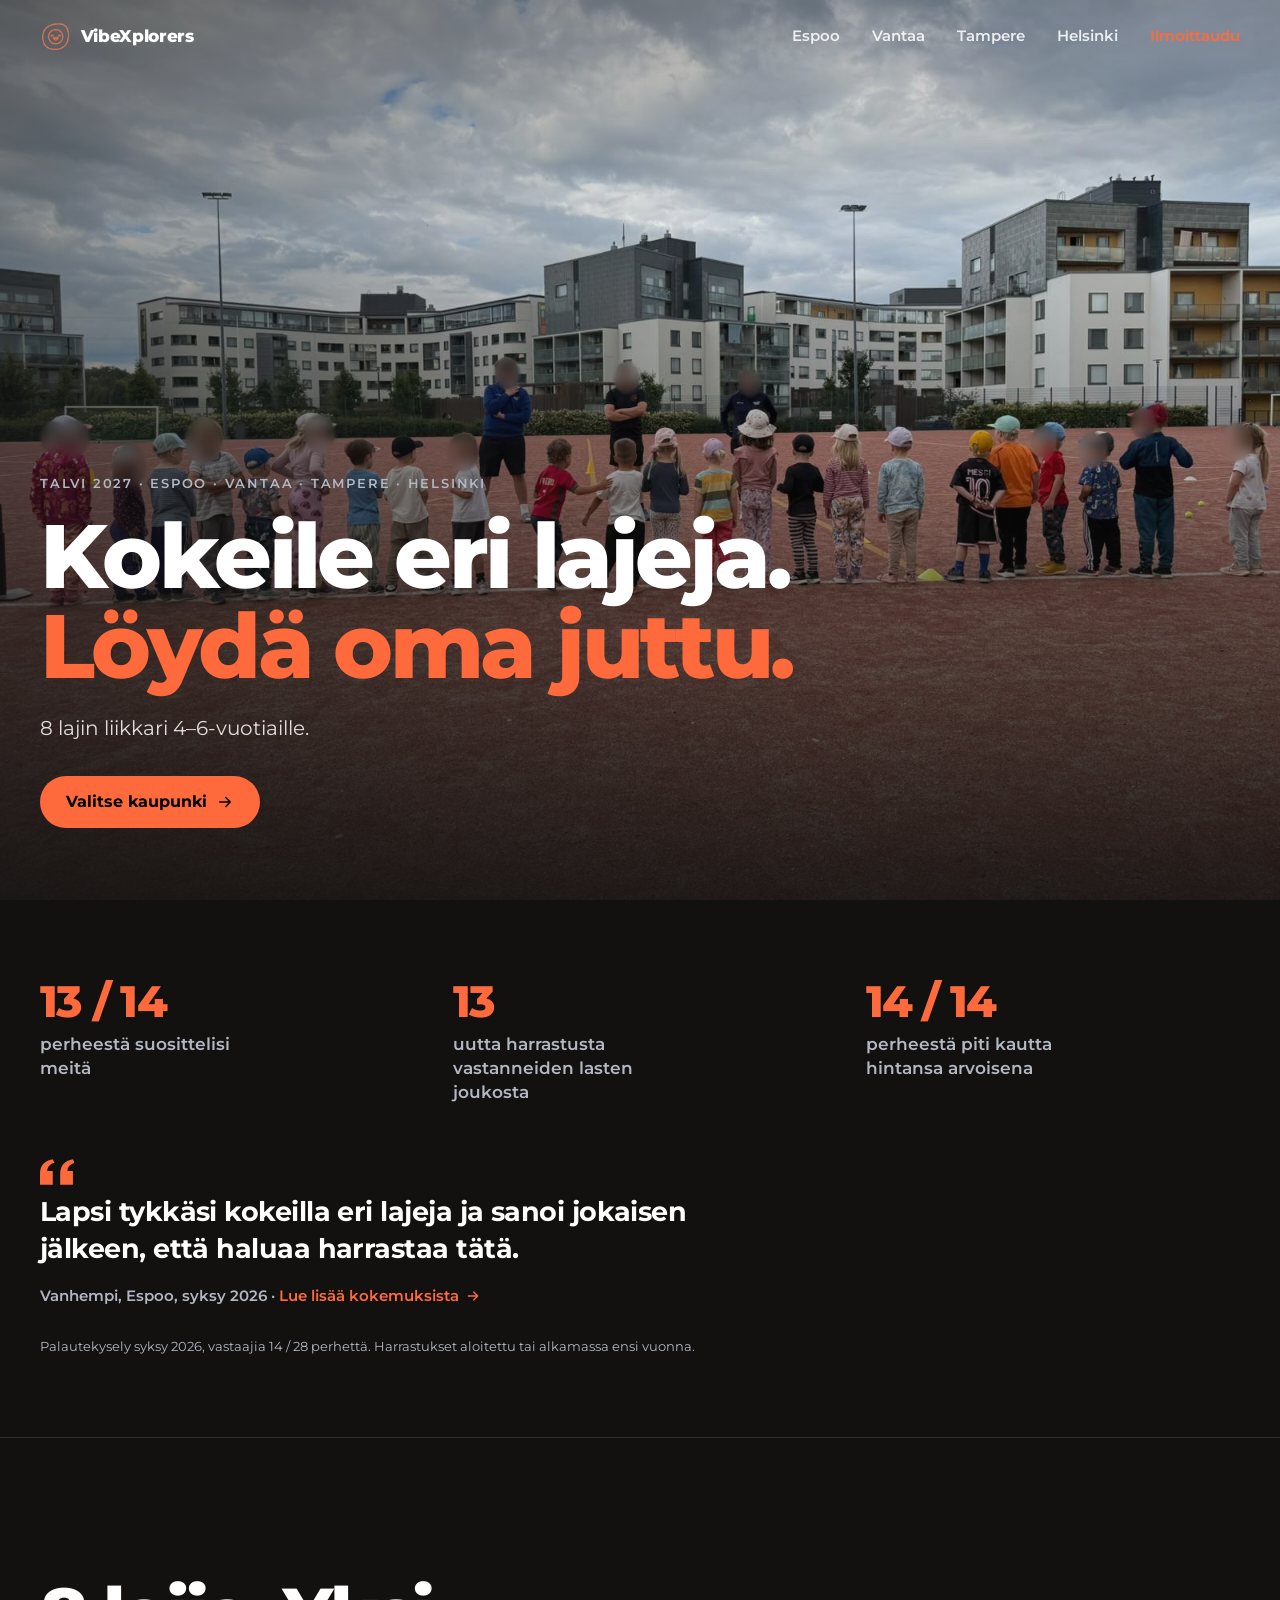
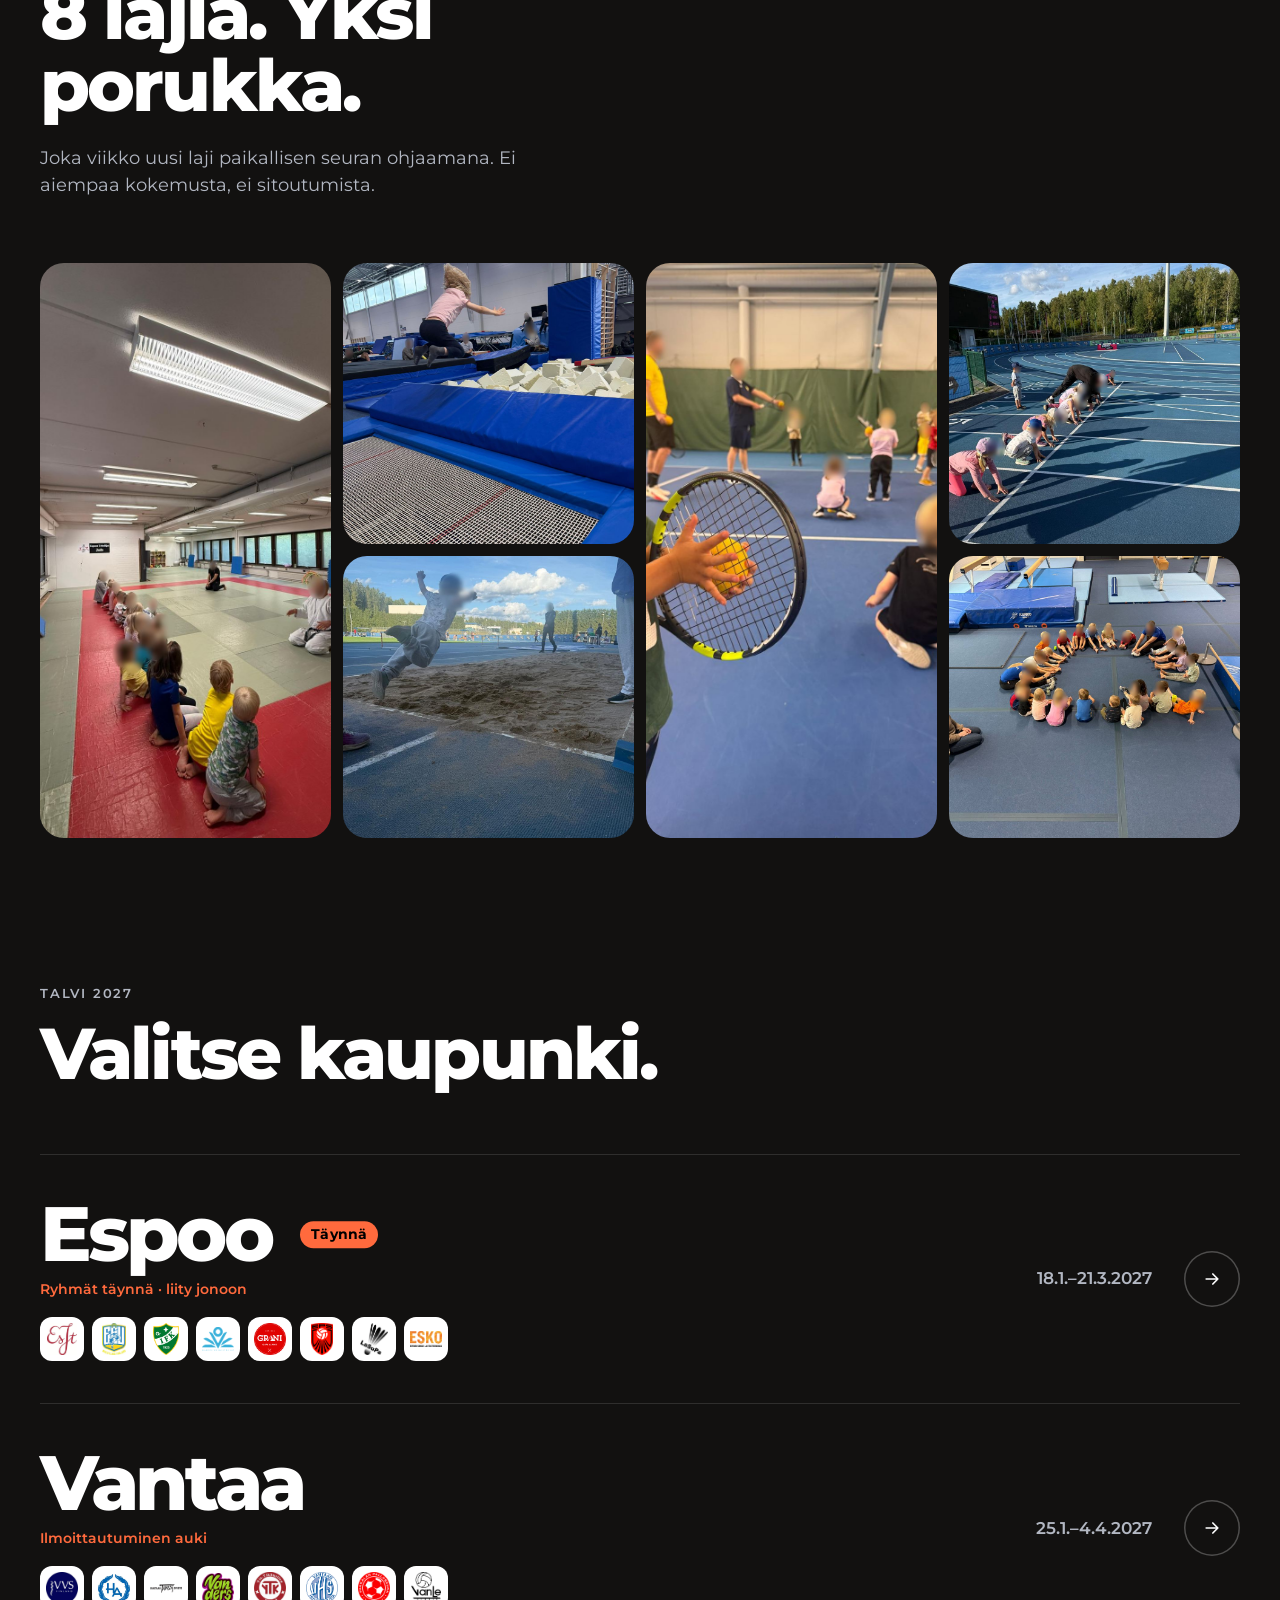
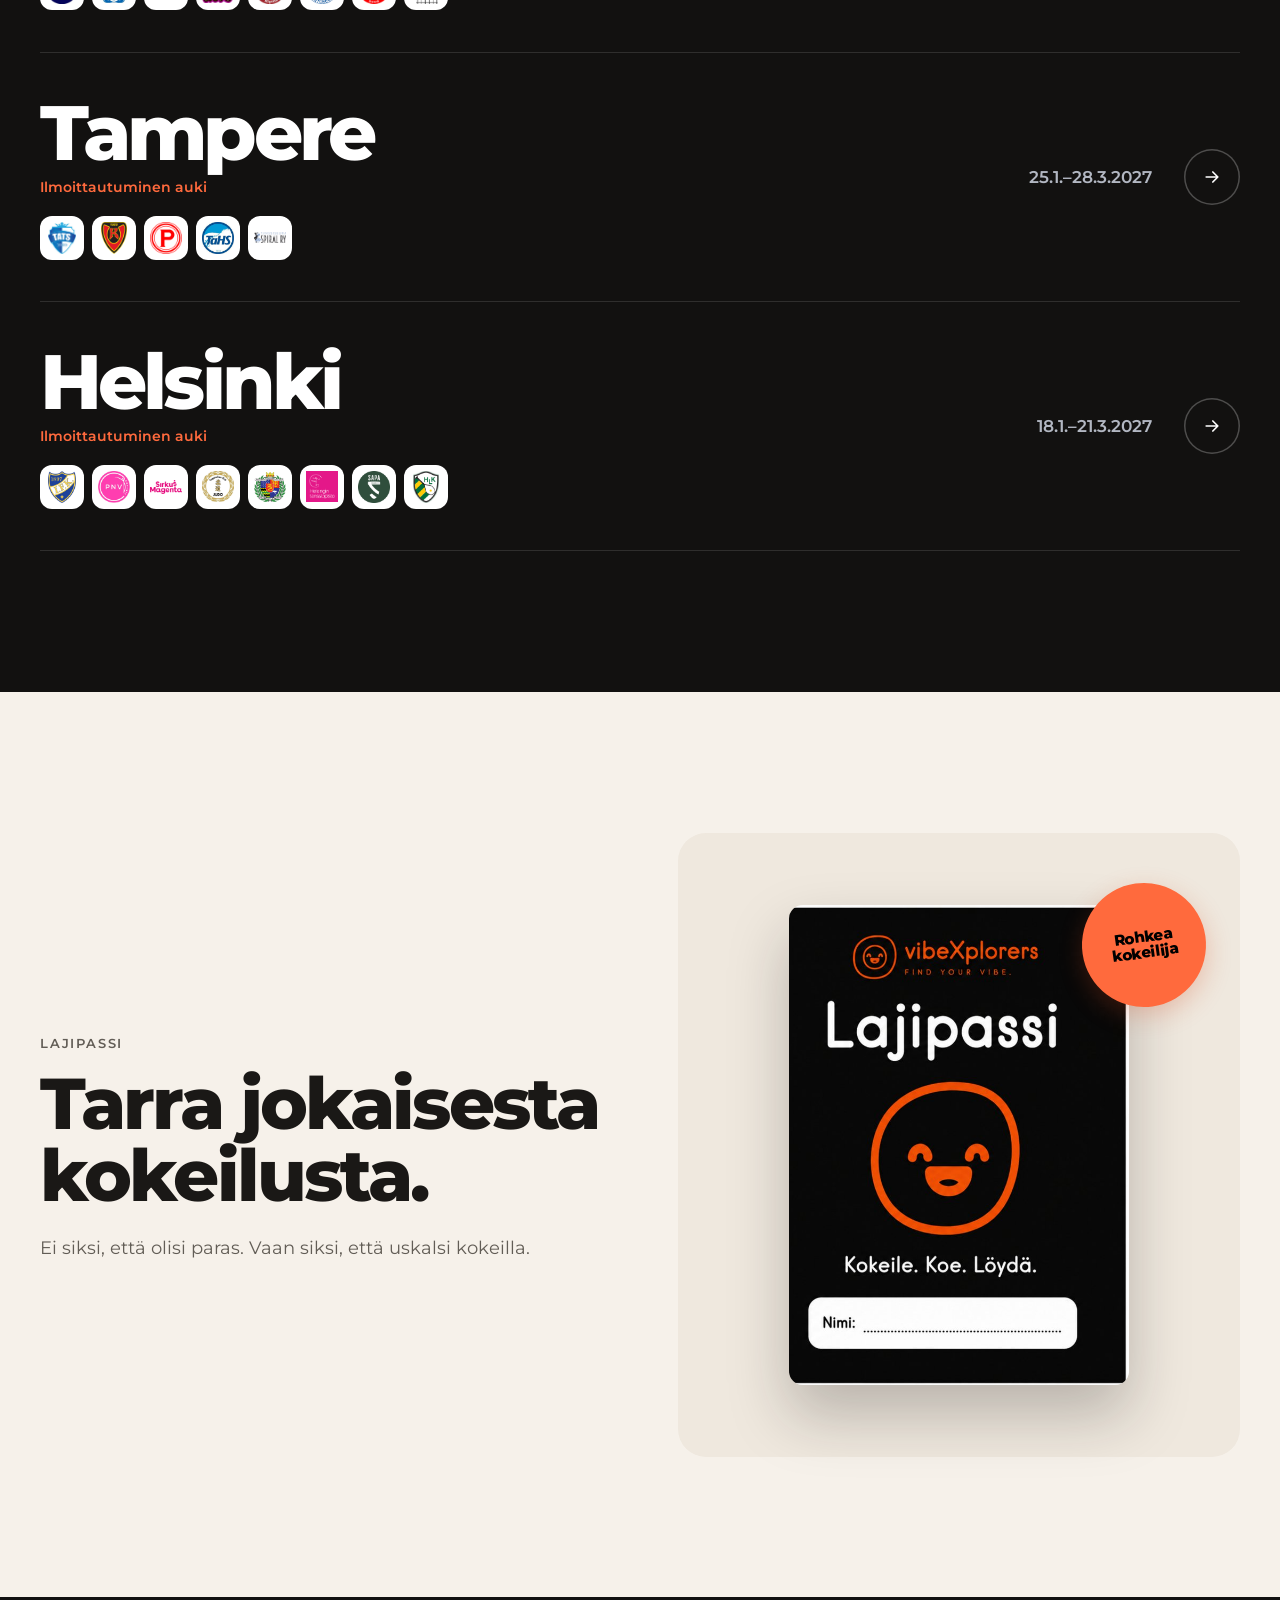
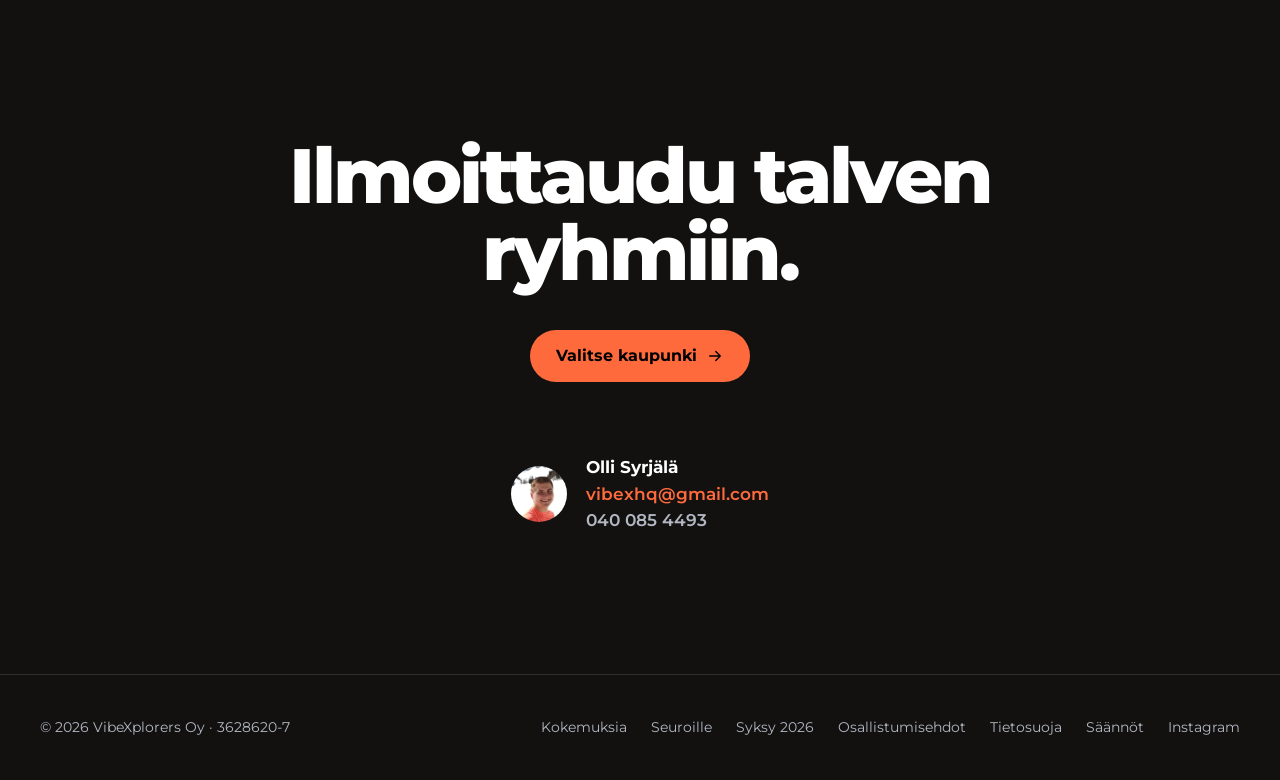
<file: index.html>
<!DOCTYPE html>
<html lang="fi">
<head>
  <meta charset="UTF-8" />
  <meta name="viewport" content="width=device-width, initial-scale=1.0" />
  <title>VibeXplorers – 8 lajin liikkari 4–6-vuotiaille</title>
  <meta name="description" content="Kokeile eri lajeja. Löydä oma juttu. 8 lajin liikkari 4–6-vuotiaille – talvi 2027 Espoossa, Vantaalla, Tampereella ja Helsingissä." />
  <meta name="theme-color" content="#0b0b0b" />
  <meta property="og:title" content="VibeXplorers – 8 lajin liikkari 4–6-vuotiaille" />
  <meta property="og:description" content="Kokeile eri lajeja. Löydä oma juttu. 8 lajin liikkari 4–6-vuotiaille – talvi 2027 Espoossa, Vantaalla, Tampereella ja Helsingissä." />
  <meta property="og:image" content="https://vibexplorers.com/share-2027.jpg" />
  <meta property="og:image:type" content="image/jpeg" />
  <meta property="og:image:width" content="1200" />
  <meta property="og:image:height" content="630" />
  <meta property="og:image:alt" content="VibeXplorers – Kokeile eri lajeja. Löydä oma juttu." />
  <meta property="og:locale" content="fi_FI" />
  <meta property="og:site_name" content="VibeXplorers" />
  <meta property="og:url" content="https://vibexplorers.com/" />
  <link rel="canonical" href="https://vibexplorers.com/" />
  <meta property="og:type" content="website" />
  <meta name="twitter:card" content="summary_large_image" />
  <meta name="twitter:image" content="https://vibexplorers.com/share-2027.jpg" />
  <link rel="apple-touch-icon" sizes="180x180" href="/apple-touch-icon.png">
  <link rel="icon" type="image/png" sizes="96x96" href="/favicon-96x96.png">
  <link rel="icon" type="image/svg+xml" href="/favicon.svg">
  <link rel="manifest" href="/site.webmanifest">
  <link rel="preload" as="image" href="img/hero-porukka.jpg">
  <link rel="stylesheet" href="style.css?v=8" />
</head>
<body>
  <nav class="nav" aria-label="Päävalikko">
    <div class="wrap">
      <a href="/" class="logo"><img src="logo.png" alt="" width="32" height="32" /><span>VibeXplorers</span></a>
      <ul>
        <li><a href="/espoo">Espoo</a></li><li><a href="/vantaa">Vantaa</a></li><li><a href="/tampere">Tampere</a></li><li><a href="/helsinki">Helsinki</a></li>
        <li><a href="/#kaupungit" class="cta">Ilmoittaudu</a></li>
      </ul>
    </div>
  </nav>

  <header class="hero">
    <img src="img/hero-porukka.jpg" alt="Iso porukka lapsia rivissä kentällä ohjaajien edessä" width="1600" height="1200" />
    <div class="wrap">
      <span class="label">Talvi 2027 · Espoo · Vantaa · Tampere · Helsinki</span>
      <h1>Kokeile eri lajeja.<br><span class="o">Löydä oma juttu.</span></h1>
      <p>8 lajin liikkari 4–6-vuotiaille.</p>
      <div class="actions">
        <a href="#kaupungit" class="btn">Valitse kaupunki <svg viewBox="0 0 24 24" fill="none" stroke="currentColor" stroke-width="2" stroke-linecap="round" stroke-linejoin="round" aria-hidden="true"><path d="M5 12h14M13 6l6 6-6 6"/></svg></a>
      </div>
    </div>
  </header>

  <main>
    <section class="proof">
      <div class="wrap">
        <div class="stats rv"><div class="stat"><b>13 / 14</b><span>perheestä suosittelisi meitä</span></div><div class="stat"><b>13</b><span>uutta harrastusta vastanneiden lasten joukosta</span></div><div class="stat"><b>14 / 14</b><span>perheestä piti kautta hintansa arvoisena</span></div></div>
        <figure class="proof-quote rv"><svg class="qmark" viewBox="0 0 32 24" aria-hidden="true"><path d="M0 24V14C0 6 4 1.5 12 0l1.6 3.4C9 4.8 7 7.5 6.8 11H12v13H0zm19 0V14c0-8 4-12.5 12-14l1.6 3.4C28 4.8 26 7.5 25.8 11H31v13H19z" fill="currentColor"/></svg><blockquote>Lapsi tykkäsi kokeilla eri lajeja ja sanoi jokaisen jälkeen, että haluaa harrastaa tätä.</blockquote>
          <figcaption>Vanhempi, Espoo, syksy 2026 · <a href="/kokemukset">Lue lisää kokemuksista <svg viewBox="0 0 24 24" fill="none" stroke="currentColor" stroke-width="2" stroke-linecap="round" stroke-linejoin="round" aria-hidden="true"><path d="M5 12h14M13 6l6 6-6 6"/></svg></a></figcaption></figure>
        <p class="footnote">Palautekysely syksy 2026, vastaajia 14 / 28 perhettä. Harrastukset aloitettu tai alkamassa ensi vuonna.</p>
      </div>
    </section>

    <section class="sec">
      <div class="wrap">
        <div class="head rv">
          <div>
            <h2 class="statement">8 lajia. Yksi porukka.</h2>
            <p class="sub">Joka viikko uusi laji paikallisen seuran ohjaamana. Ei aiempaa kokemusta, ei sitoutumista.</p>
          </div>
        </div>
        <div class="bento rv">
          <figure class="t"><img src="img/kuva-judo.jpg" alt="" loading="lazy" /></figure><figure><img src="img/kuva-trampoliini.jpg" alt="" loading="lazy" /></figure><figure class="t"><img src="img/kuva-maila.jpg" alt="" loading="lazy" /></figure><figure><img src="img/kuva-lahtoviiva.jpg" alt="" loading="lazy" /></figure><figure><img src="img/kuva-pituushyppy.jpg" alt="" loading="lazy" /></figure><figure><img src="img/kuva-piiri.jpg" alt="" loading="lazy" /></figure>
        </div>
      </div>
    </section>

    <section class="sec" id="kaupungit" style="padding-top:0">
      <div class="wrap">
        <div class="head rv"><div><span class="label">Talvi 2027</span><h2 class="statement" style="margin-top:.8rem">Valitse kaupunki.</h2></div></div>
        <div class="cities">
        <a href="/espoo" class="city-row rv" data-city="espoo" data-groups="2">
          <div><h3>Espoo <span class="full-tag">Täynnä</span></h3><span class="opens">Ryhmät täynnä · liity jonoon</span><div class="mini-logos"><span title="Espoon Jäätaiturit"><img src="img/logot/esjt.png" alt="Espoon Jäätaiturit" loading="lazy" /></span><span title="Espoon Urheilijat"><img src="img/logot/esu.png" alt="Espoon Urheilijat" loading="lazy" /></span><span title="GrIFK Handboll"><img src="img/logot/grifk.png" alt="GrIFK Handboll" loading="lazy" /></span><span title="Olarin Voimistelijat"><img src="img/logot/ovo.png" alt="Olarin Voimistelijat" loading="lazy" /></span><span title="GrIFK Alpine"><img src="img/logot/grani.png" alt="GrIFK Alpine" loading="lazy" /></span><span title="Espoon Palloseura"><img src="img/logot/eps.png" alt="Espoon Palloseura" loading="lazy" /></span><span title="Laaksolahden Sulkapallo"><img src="img/logot/lasupa.png" alt="Laaksolahden Sulkapallo" loading="lazy" /></span><span title="Sirkus- ja teatterikoulu Esko"><img src="img/logot/esko.png" alt="Sirkus- ja teatterikoulu Esko" loading="lazy" /></span></div></div>
          <span class="when">18.1.–21.3.2027</span>
          <span class="arrow"><svg viewBox="0 0 24 24" fill="none" stroke="currentColor" stroke-width="2" stroke-linecap="round" stroke-linejoin="round" aria-hidden="true"><path d="M5 12h14M13 6l6 6-6 6"/></svg></span>
        </a>
        <a href="/vantaa" class="city-row rv" data-city="vantaa" data-groups="1">
          <div><h3>Vantaa</h3><span class="opens">Ilmoittautuminen auki</span><div class="mini-logos"><span title="Vantaan Voimisteluseura"><img src="img/logot/vvs.png" alt="Vantaan Voimisteluseura" loading="lazy" /></span><span title="Atlas Handball"><img src="img/logot/atlas.png" alt="Atlas Handball" loading="lazy" /></span><span title="Vantaan Tanssiopisto"><img src="img/logot/vantaan-tanssiopisto.png" alt="Vantaan Tanssiopisto" loading="lazy" /></span><span title="Vanders"><img src="img/logot/vanders.png" alt="Vanders" loading="lazy" /></span><span title="Ylä-Tikkurilan Kipinä"><img src="img/logot/ytk.png" alt="Ylä-Tikkurilan Kipinä" loading="lazy" /></span><span title="Vantaan Hiihtoseura"><img src="img/logot/vhs.png" alt="Vantaan Hiihtoseura" loading="lazy" /></span><span title="Pakkalan Palloseura"><img src="img/logot/paps.png" alt="Pakkalan Palloseura" loading="lazy" /></span><span title="Vantaan Lentopalloseura"><img src="img/logot/vanle.png" alt="Vantaan Lentopalloseura" loading="lazy" /></span></div></div>
          <span class="when">25.1.–4.4.2027</span>
          <span class="arrow"><svg viewBox="0 0 24 24" fill="none" stroke="currentColor" stroke-width="2" stroke-linecap="round" stroke-linejoin="round" aria-hidden="true"><path d="M5 12h14M13 6l6 6-6 6"/></svg></span>
        </a>
        <a href="/tampere" class="city-row rv" data-city="tampere" data-groups="2">
          <div><h3>Tampere</h3><span class="opens">Ilmoittautuminen auki</span><div class="mini-logos"><span title="TATS"><img src="img/logot/tats.png" alt="TATS" loading="lazy" /></span><span title="KooVee"><img src="img/logot/koovee.png" alt="KooVee" loading="lazy" /></span><span title="Tampereen Pyrintö"><img src="img/logot/pyrinto.png" alt="Tampereen Pyrintö" loading="lazy" /></span><span title="Tampereen Hiihtoseura"><img src="img/logot/tahs.png" alt="Tampereen Hiihtoseura" loading="lazy" /></span><span title="Tanssiseura Spiral"><img src="img/logot/spiral.png" alt="Tanssiseura Spiral" loading="lazy" /></span></div></div>
          <span class="when">25.1.–28.3.2027</span>
          <span class="arrow"><svg viewBox="0 0 24 24" fill="none" stroke="currentColor" stroke-width="2" stroke-linecap="round" stroke-linejoin="round" aria-hidden="true"><path d="M5 12h14M13 6l6 6-6 6"/></svg></span>
        </a>
        <a href="/helsinki" class="city-row rv" data-city="helsinki" data-groups="1">
          <div><h3>Helsinki</h3><span class="opens">Ilmoittautuminen auki</span><div class="mini-logos"><span title="HIFK Friidrott"><img src="img/logot/hifk.png" alt="HIFK Friidrott" loading="lazy" /></span><span title="Pakilan Voimistelijat"><img src="img/logot/pnv.png" alt="Pakilan Voimistelijat" loading="lazy" /></span><span title="Sirkus Magenta"><img src="img/logot/magenta.png" alt="Sirkus Magenta" loading="lazy" /></span><span title="Tapanilan Erä"><img src="img/logot/tapanilan-era.png" alt="Tapanilan Erä" loading="lazy" /></span><span title="Helsinki Rugby Club"><img src="img/logot/hrc.png" alt="Helsinki Rugby Club" loading="lazy" /></span><span title="Helsingin Tanssiopisto"><img src="img/logot/htanssiopisto.png" alt="Helsingin Tanssiopisto" loading="lazy" /></span><span title="Sapa"><img src="img/logot/sapa.png" alt="Sapa" loading="lazy" /></span><span title="HLK"><img src="img/logot/hlk.png" alt="HLK" loading="lazy" /></span></div></div>
          <span class="when">18.1.–21.3.2027</span>
          <span class="arrow"><svg viewBox="0 0 24 24" fill="none" stroke="currentColor" stroke-width="2" stroke-linecap="round" stroke-linejoin="round" aria-hidden="true"><path d="M5 12h14M13 6l6 6-6 6"/></svg></span>
        </a>

        </div>
      </div>
    </section>

    <section class="sec light">
      <div class="wrap split">
        <div class="rv">
          <span class="label">Lajipassi</span>
          <h2 class="statement" style="margin-top:.8rem">Tarra jokaisesta kokeilusta.</h2>
          <p class="sub">Ei siksi, että olisi paras. Vaan siksi, että uskalsi kokeilla.</p>
        </div>
        <div class="passi-img rv"><span class="sticker"><span>Rohkea kokeilija</span></span><img src="img/lajipassi-kansi.jpg" alt="VibeXplorers Lajipassi" width="638" height="900" loading="lazy" /></div>
      </div>
    </section>

    <section class="sec cta">
      <div class="wrap rv">
        <h2>Ilmoittaudu talven ryhmiin.</h2>
        <a href="#kaupungit" class="btn">Valitse kaupunki <svg viewBox="0 0 24 24" fill="none" stroke="currentColor" stroke-width="2" stroke-linecap="round" stroke-linejoin="round" aria-hidden="true"><path d="M5 12h14M13 6l6 6-6 6"/></svg></a>
        <div class="contact">
          <img src="olli.jpg" alt="" width="56" height="56" />
          <div style="text-align:left"><strong>Olli Syrjälä</strong><a href="mailto:vibexhq@gmail.com">vibexhq@gmail.com</a><a href="tel:+358400854493" class="tel">040 085 4493</a></div>
        </div>
      </div>
    </section>
  </main>
  <script>
  /* Kaupunkilistan tilanne: auki / ryhmä täynnä / jonoon. Jos haku epäonnistuu, staattinen teksti jää. */
  (function () {
    var API = 'https://script.google.com/macros/s/AKfycbxaE8k7ecQkRbApqkRnJxMLZdKQ932snYAb1148hZ644TEFt3Ra5DZ1m1UEX1Vsi7Tr/exec', PER = 27;
    document.querySelectorAll('.city-row[data-city]').forEach(function (row) {
      var el = row.querySelector('.opens'), g = Number(row.getAttribute('data-groups')) || 1;
      if (!el || !window.fetch) return;
      fetch(API + '?action=status&city=' + row.getAttribute('data-city')).then(function (r) { return r.json(); }).then(function (s) {
        if (!s.ok) return;
        if (s.state === 'open') {
          var full = g > 1 && (g * PER - s.free) >= PER;
          el.textContent = full ? 'Ilmoittautuminen auki · 1. ryhmä täynnä' : 'Ilmoittautuminen auki';
        } else if (s.state === 'queue') {
          el.textContent = 'Ryhmät täynnä · liity jonoon';
        } else if (s.state === 'closed') {
          el.textContent = 'Ilmoittautuminen päättynyt';
        }
      }).catch(function () {});
    });
  })();
  </script>

  <footer>
    <div class="wrap">
      <span>&copy; 2026 VibeXplorers Oy · 3628620-7</span>
      <nav aria-label="Alatunniste">
        <a href="/kokemukset">Kokemuksia</a>
        <a href="/seuroille">Seuroille</a>
        <a href="/syksy">Syksy 2026</a>
        <a href="vibexplorers-osallistumisehdot.pdf" target="_blank" rel="noopener noreferrer">Osallistumisehdot</a>
        <a href="vibexplorers-tietosuojaseloste.pdf" target="_blank" rel="noopener noreferrer">Tietosuoja</a>
        <a href="vibexplorers-saannot.pdf" target="_blank" rel="noopener noreferrer">Säännöt</a>
        <a href="https://www.instagram.com/vibexplorers_/" target="_blank" rel="noopener noreferrer">Instagram</a>
      </nav>
    </div>
  </footer>
  <script>
    (function () {
      var nav = document.querySelector('.nav');
      var onScroll = function () { nav.classList.toggle('solid', window.scrollY > 40); };
      onScroll(); window.addEventListener('scroll', onScroll, { passive: true });
      var els = document.querySelectorAll('.rv');
      if (!('IntersectionObserver' in window)) { els.forEach(function (el) { el.classList.add('in'); }); return; }
      var io = new IntersectionObserver(function (entries) {
        entries.forEach(function (en) { if (en.isIntersecting) { en.target.classList.add('in'); io.unobserve(en.target); } });
      }, { rootMargin: '0px 0px -8% 0px' });
      els.forEach(function (el) { io.observe(el); });
    })();
  </script>
</body>
</html>
</file>
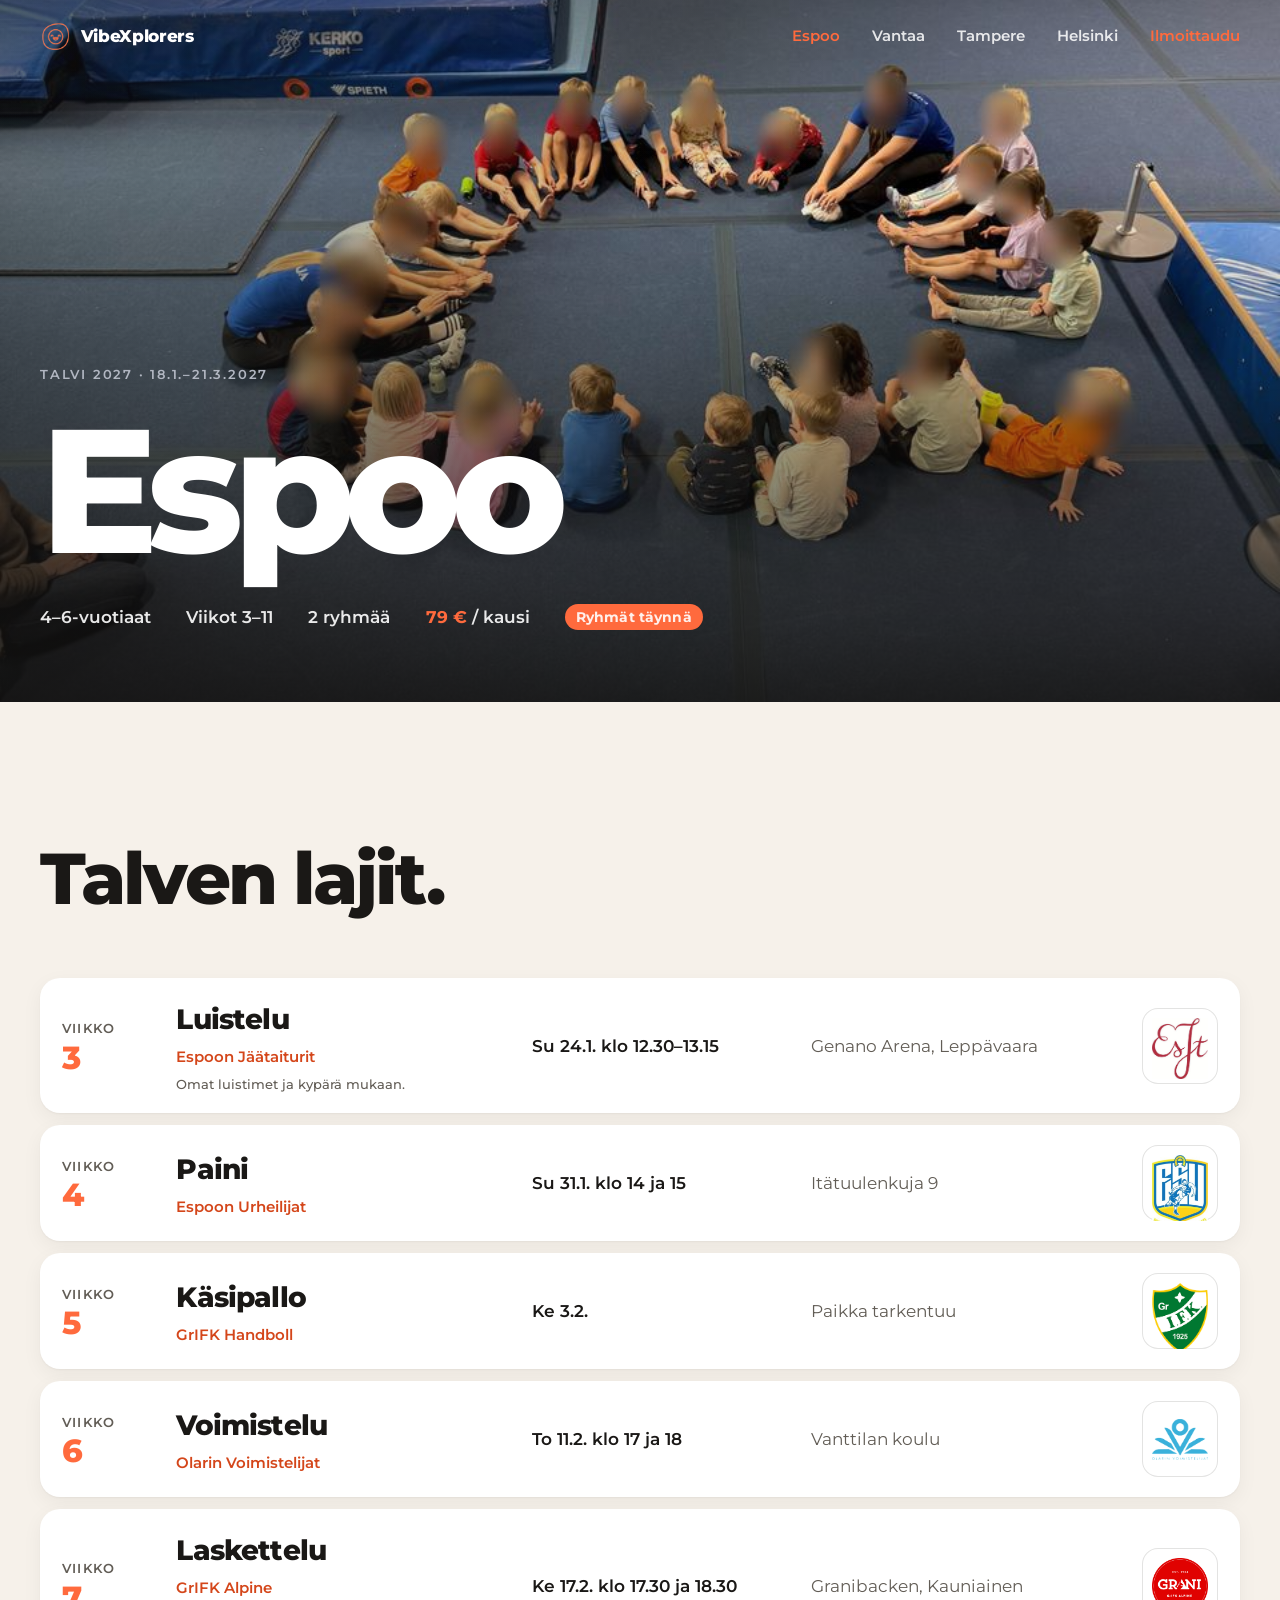
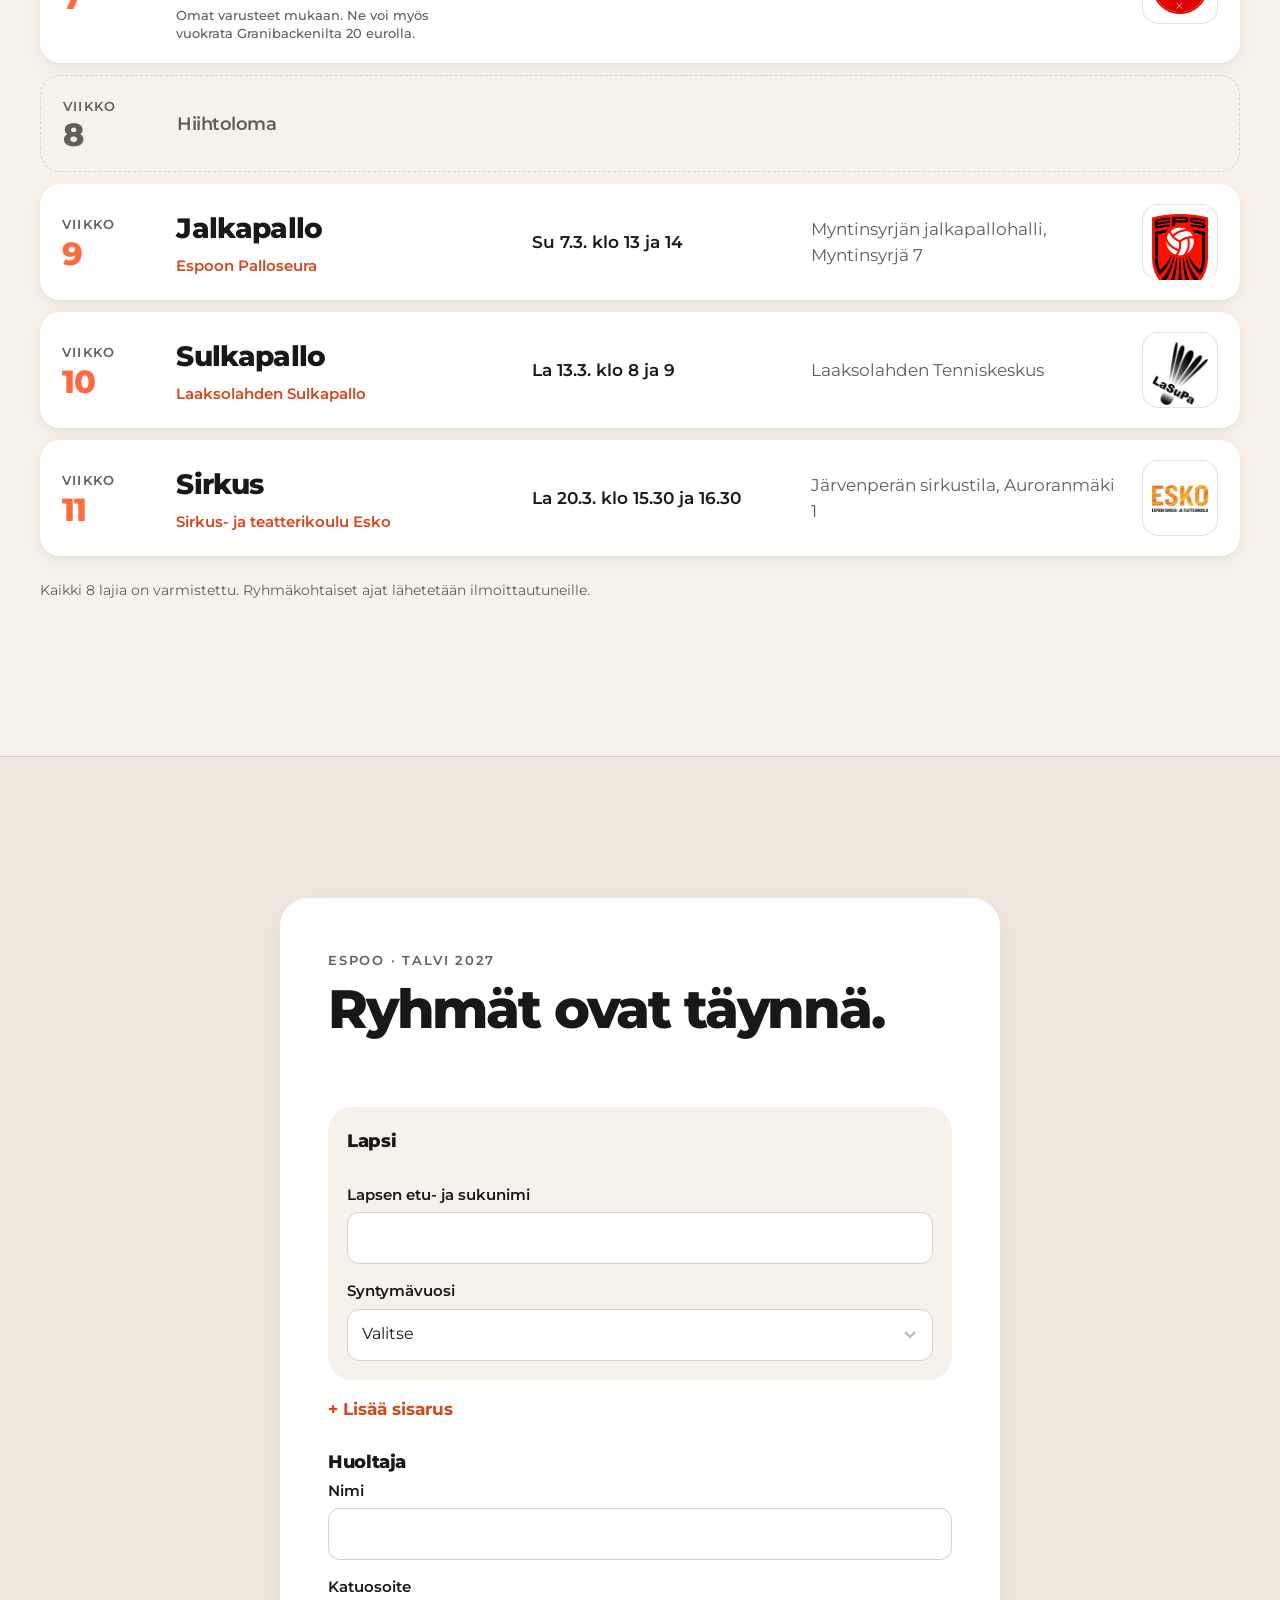
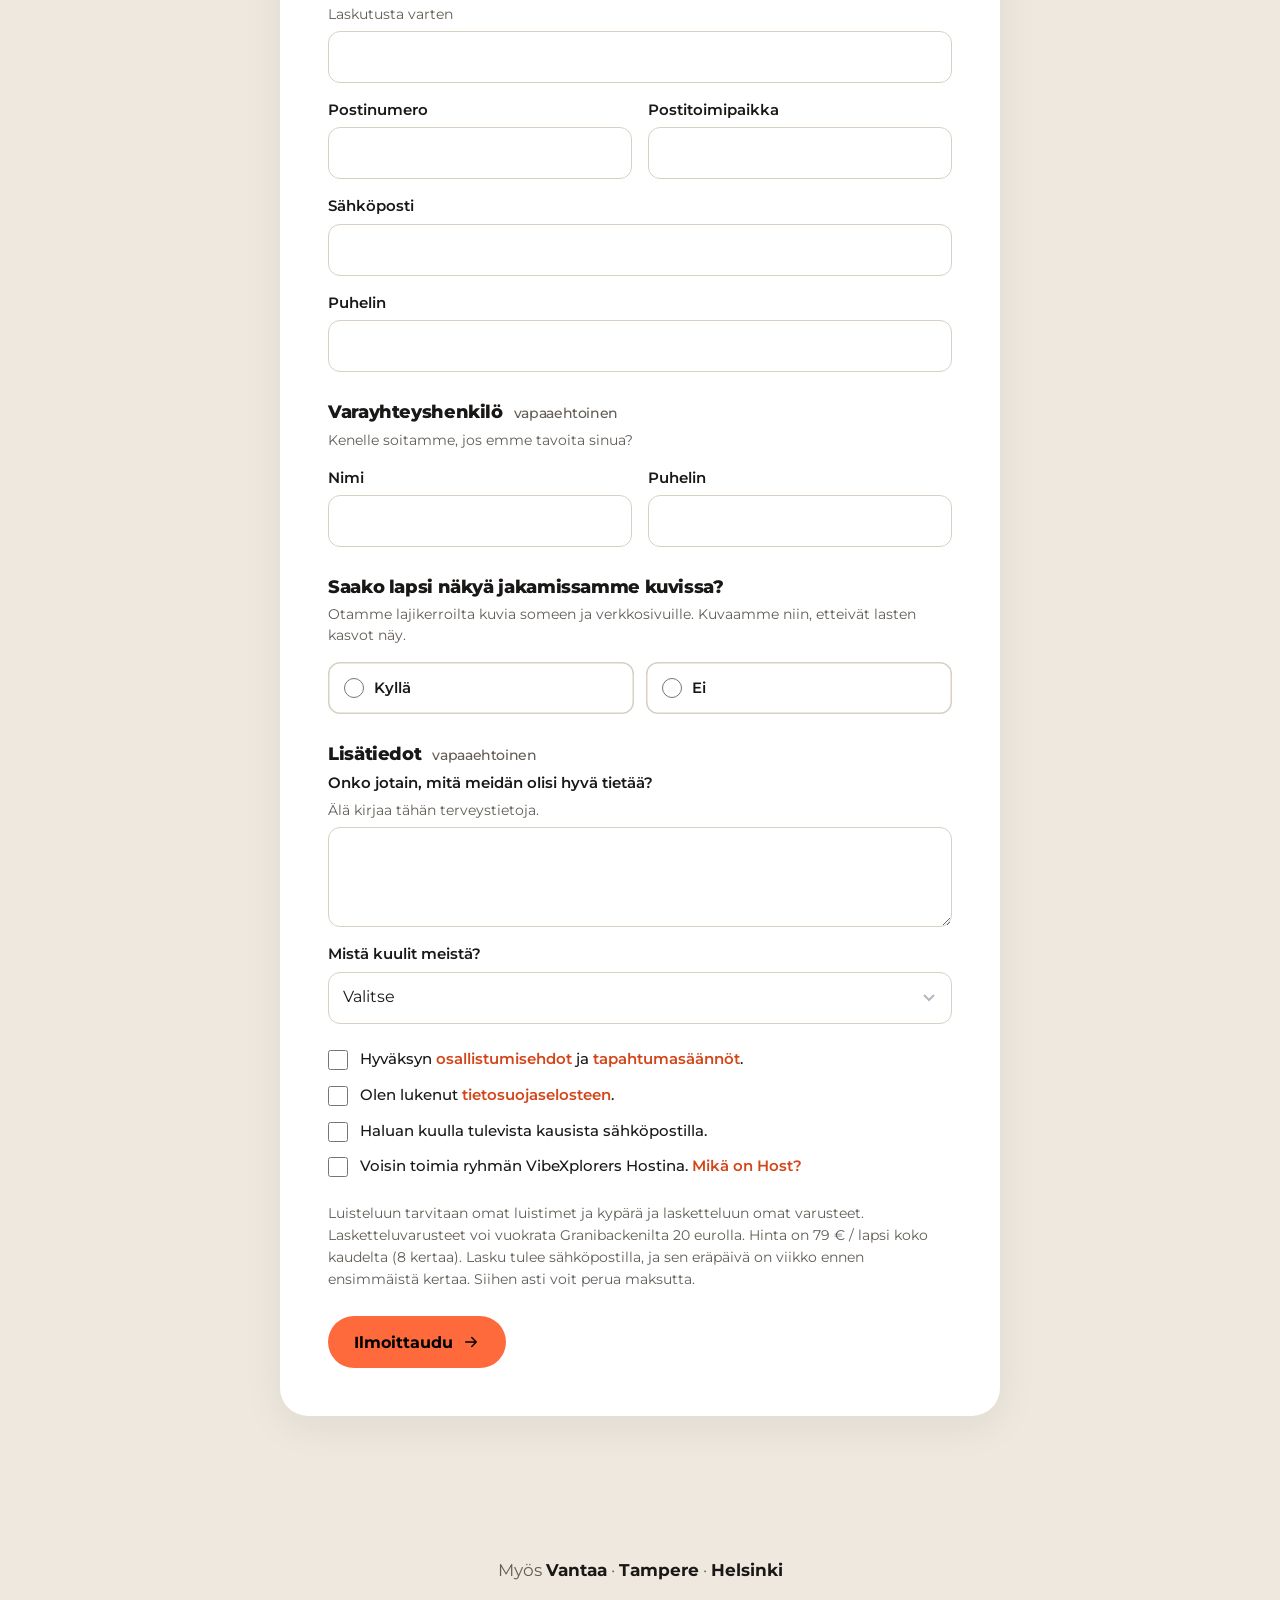
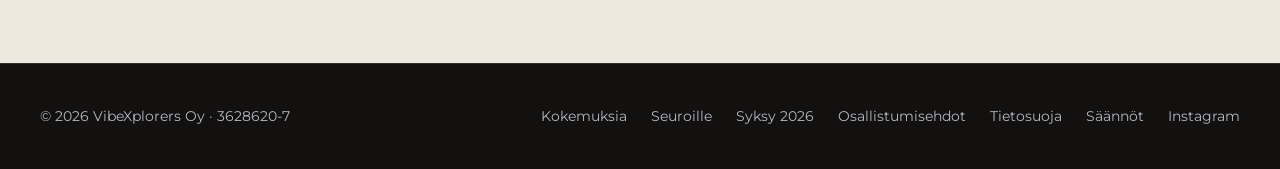
<file: espoo.html>
<!DOCTYPE html>
<html lang="fi">
<head>
  <meta charset="UTF-8" />
  <meta name="viewport" content="width=device-width, initial-scale=1.0" />
  <title>VibeXplorers Espoo – Talvi 2027</title>
  <meta name="description" content="8 lajin liikkari 4–6-vuotiaille, Espoo, talvi 2027." />
  <meta name="theme-color" content="#0b0b0b" />
  <meta property="og:title" content="VibeXplorers Espoo – Talvi 2027" />
  <meta property="og:description" content="8 lajin liikkari 4–6-vuotiaille, Espoo, talvi 2027." />
  <meta property="og:image" content="https://vibexplorers.com/share-2027.jpg" />
  <meta property="og:image:type" content="image/jpeg" />
  <meta property="og:image:width" content="1200" />
  <meta property="og:image:height" content="630" />
  <meta property="og:image:alt" content="VibeXplorers – Kokeile eri lajeja. Löydä oma juttu." />
  <meta property="og:locale" content="fi_FI" />
  <meta property="og:site_name" content="VibeXplorers" />
  <meta property="og:url" content="https://vibexplorers.com/espoo" />
  <link rel="canonical" href="https://vibexplorers.com/espoo" />
  <meta property="og:type" content="website" />
  <meta name="twitter:card" content="summary_large_image" />
  <meta name="twitter:image" content="https://vibexplorers.com/share-2027.jpg" />
  <link rel="apple-touch-icon" sizes="180x180" href="/apple-touch-icon.png">
  <link rel="icon" type="image/png" sizes="96x96" href="/favicon-96x96.png">
  <link rel="icon" type="image/svg+xml" href="/favicon.svg">
  <link rel="manifest" href="/site.webmanifest">
  <link rel="preload" as="image" href="img/kuva-piiri.jpg">
  <link rel="stylesheet" href="style.css?v=8" />
</head>
<body>
  <nav class="nav" aria-label="Päävalikko">
    <div class="wrap">
      <a href="/" class="logo"><img src="logo.png" alt="" width="32" height="32" /><span>VibeXplorers</span></a>
      <ul>
        <li><a href="/espoo" aria-current="page">Espoo</a></li><li><a href="/vantaa">Vantaa</a></li><li><a href="/tampere">Tampere</a></li><li><a href="/helsinki">Helsinki</a></li>
        <li><a href="#ilmoittaudu" class="cta">Ilmoittaudu</a></li>
      </ul>
    </div>
  </nav>

  <header class="hero city-hero">
    <img src="img/kuva-piiri.jpg" alt="" style="object-position:50% 45%" />
    <div class="wrap">
      <span class="label">Talvi 2027 · 18.1.–21.3.2027</span>
      <h1>Espoo</h1>
      <div class="facts"><span>4–6-vuotiaat</span><span>Viikot 3–11</span><span>2 ryhmää</span><span><b>79 €</b> / kausi</span><span class="full-tag">Ryhmät täynnä</span></div>
    </div>
  </header>

  <main>
    <section class="sec light">
      <div class="wrap">
        <div class="head rv"><h2 class="statement">Talven lajit.</h2></div>
        <div class="program rv">
        <div class="row"><div class="wk">Viikko<b>3</b></div><div><h3>Luistelu</h3><div class="club">Espoon Jäätaiturit</div><div class="gear">Omat luistimet ja kypärä mukaan.</div></div><div class="time">Su 24.1. klo 12.30–13.15</div><div class="place">Genano Arena, Leppävaara</div><div class="logo-tile"><img src="img/logot/esjt.png" alt="Espoon Jäätaiturit" loading="lazy" /></div></div>
        <div class="row"><div class="wk">Viikko<b>4</b></div><div><h3>Paini</h3><div class="club">Espoon Urheilijat</div></div><div class="time">Su 31.1. klo 14 ja 15</div><div class="place">Itätuulenkuja 9</div><div class="logo-tile"><img src="img/logot/esu.png" alt="Espoon Urheilijat" loading="lazy" /></div></div>
        <div class="row"><div class="wk">Viikko<b>5</b></div><div><h3>Käsipallo</h3><div class="club">GrIFK Handboll</div></div><div class="time">Ke 3.2.</div><div class="place">Paikka tarkentuu</div><div class="logo-tile"><img src="img/logot/grifk.png" alt="GrIFK Handboll" loading="lazy" /></div></div>
        <div class="row"><div class="wk">Viikko<b>6</b></div><div><h3>Voimistelu</h3><div class="club">Olarin Voimistelijat</div></div><div class="time">To 11.2. klo 17 ja 18</div><div class="place">Vanttilan koulu</div><div class="logo-tile"><img src="img/logot/ovo.png" alt="Olarin Voimistelijat" loading="lazy" /></div></div>
        <div class="row"><div class="wk">Viikko<b>7</b></div><div><h3>Laskettelu</h3><div class="club">GrIFK Alpine</div><div class="gear">Omat varusteet mukaan. Ne voi myös vuokrata Granibackenilta 20 eurolla.</div></div><div class="time">Ke 17.2. klo 17.30 ja 18.30</div><div class="place">Granibacken, Kauniainen</div><div class="logo-tile"><img src="img/logot/grani.png" alt="GrIFK Alpine" loading="lazy" /></div></div>
        <div class="row off"><div class="wk">Viikko<b>8</b></div><div><h3>Hiihtoloma</h3></div><div></div><div></div><div></div></div>
        <div class="row"><div class="wk">Viikko<b>9</b></div><div><h3>Jalkapallo</h3><div class="club">Espoon Palloseura</div></div><div class="time">Su 7.3. klo 13 ja 14</div><div class="place">Myntinsyrjän jalkapallohalli, Myntinsyrjä 7</div><div class="logo-tile"><img src="img/logot/eps.png" alt="Espoon Palloseura" loading="lazy" /></div></div>
        <div class="row"><div class="wk">Viikko<b>10</b></div><div><h3>Sulkapallo</h3><div class="club">Laaksolahden Sulkapallo</div></div><div class="time">La 13.3. klo 8 ja 9</div><div class="place">Laaksolahden Tenniskeskus</div><div class="logo-tile"><img src="img/logot/lasupa.png" alt="Laaksolahden Sulkapallo" loading="lazy" /></div></div>
        <div class="row"><div class="wk">Viikko<b>11</b></div><div><h3>Sirkus</h3><div class="club">Sirkus- ja teatterikoulu Esko</div></div><div class="time">La 20.3. klo 15.30 ja 16.30</div><div class="place">Järvenperän sirkustila, Auroranmäki 1</div><div class="logo-tile"><img src="img/logot/esko.png" alt="Sirkus- ja teatterikoulu Esko" loading="lazy" /></div></div>
        </div>
        <p class="note">Kaikki 8 lajia on varmistettu. Ryhmäkohtaiset ajat lähetetään ilmoittautuneille.</p>
      </div>
    </section>

    <section class="sec reg light" id="ilmoittaudu" data-api="https://script.google.com/macros/s/AKfycbxaE8k7ecQkRbApqkRnJxMLZdKQ932snYAb1148hZ644TEFt3Ra5DZ1m1UEX1Vsi7Tr/exec" data-city="espoo" data-years="2020,2021,2022,2023" data-groups="2" data-per-group="27">
      <div class="wrap narrow">
        <span class="label">Espoo · Talvi 2027</span>
        <h2 data-title>Ryhmät ovat täynnä.</h2>
        <p class="reg-status" data-status aria-live="polite"></p>
        <div class="reg-done" data-done hidden aria-live="polite"></div>
        <form novalidate>
          <div data-kids></div>
          <button type="button" class="linkbtn add" data-add-kid>+ Lisää sisarus</button>

          <fieldset><legend>Huoltaja</legend>
            <div class="field"><label for="guardian">Nimi</label><input id="guardian" name="guardian" type="text" autocomplete="name" aria-describedby="err-guardian" /><span class="err" id="err-guardian" aria-live="polite"></span></div>
            <div class="field"><label for="street">Katuosoite</label><span class="hint">Laskutusta varten</span><input id="street" name="street" type="text" autocomplete="street-address" aria-describedby="err-street" /><span class="err" id="err-street" aria-live="polite"></span></div>
            <div class="two">
              <div class="field"><label for="postcode">Postinumero</label><input id="postcode" name="postcode" type="text" autocomplete="postal-code" aria-describedby="err-postcode" inputmode="numeric" maxlength="5"/><span class="err" id="err-postcode" aria-live="polite"></span></div>
              <div class="field"><label for="postCity">Postitoimipaikka</label><input id="postCity" name="postCity" type="text" autocomplete="address-level2" aria-describedby="err-postCity" /><span class="err" id="err-postCity" aria-live="polite"></span></div>
            </div>
            <div class="field"><label for="email">Sähköposti</label><input id="email" name="email" type="email" autocomplete="email" aria-describedby="err-email" inputmode="email"/><span class="err" id="err-email" aria-live="polite"></span></div>
            <div class="field"><label for="phone">Puhelin</label><input id="phone" name="phone" type="tel" autocomplete="tel" aria-describedby="err-phone" /><span class="err" id="err-phone" aria-live="polite"></span></div>
          </fieldset>

          <fieldset><legend>Varayhteyshenkilö <span class="opt">vapaaehtoinen</span></legend>
            <p class="hint">Kenelle soitamme, jos emme tavoita sinua?</p>
            <div class="two">
              <div class="field"><label for="emergencyName">Nimi</label><input id="emergencyName" name="emergencyName" type="text" autocomplete="off" aria-describedby="err-emergencyName" /><span class="err" id="err-emergencyName" aria-live="polite"></span></div>
              <div class="field"><label for="emergencyPhone">Puhelin</label><input id="emergencyPhone" name="emergencyPhone" type="tel" autocomplete="off" aria-describedby="err-emergencyPhone" /><span class="err" id="err-emergencyPhone" aria-live="polite"></span></div>
            </div>
          </fieldset>

          <fieldset id="photo" aria-describedby="err-photo"><legend>Saako lapsi näkyä jakamissamme kuvissa?</legend>
            <p class="hint">Otamme lajikerroilta kuvia someen ja verkkosivuille. Kuvaamme niin, etteivät lasten kasvot näy.</p>
            <div class="choice"><label><input type="radio" name="photo" value="yes" /> Kyllä</label><label><input type="radio" name="photo" value="no" /> Ei</label></div>
            <span class="err" id="err-photo" aria-live="polite"></span>
          </fieldset>

          <fieldset><legend>Lisätiedot <span class="opt">vapaaehtoinen</span></legend>
            <div class="field"><label for="notes">Onko jotain, mitä meidän olisi hyvä tietää?</label><span class="hint">Älä kirjaa tähän terveystietoja.</span><textarea id="notes" name="notes" rows="3" maxlength="500"></textarea></div>
            <div class="field"><label for="source">Mistä kuulit meistä?</label><select id="source" name="source"><option value="">Valitse</option><option>Kaveri</option><option>Instagram</option><option>Facebook</option><option>Päiväkoti</option><option>Seura</option><option>Muu</option></select></div>
          </fieldset>

          <fieldset class="checks"><legend class="sr">Hyväksynnät</legend>
            <label class="check"><input type="checkbox" name="terms" id="terms" aria-describedby="err-terms" /> <span>Hyväksyn <a href="/vibexplorers-osallistumisehdot.pdf" target="_blank" rel="noopener">osallistumisehdot</a> ja <a href="/vibexplorers-saannot.pdf" target="_blank" rel="noopener">tapahtumasäännöt</a>.</span></label>
            <span class="err" id="err-terms" aria-live="polite"></span>
            <label class="check"><input type="checkbox" name="privacy" id="privacy" aria-describedby="err-privacy" /> <span>Olen lukenut <a href="/vibexplorers-tietosuojaseloste.pdf" target="_blank" rel="noopener">tietosuojaselosteen</a>.</span></label>
            <span class="err" id="err-privacy" aria-live="polite"></span>
            <label class="check"><input type="checkbox" name="newsletter" /> <span>Haluan kuulla tulevista kausista sähköpostilla.</span></label>
            <label class="check"><input type="checkbox" name="host" /> <span>Voisin toimia ryhmän VibeXplorers Hostina. <a href="/host" target="_blank" rel="noopener">Mikä on Host?</a></span></label>
          </fieldset>

          <div class="hp" aria-hidden="true"><label for="website">Älä täytä</label><input id="website" name="website" type="text" tabindex="-1" autocomplete="off" /></div>

          <p class="fine">Luisteluun tarvitaan omat luistimet ja kypärä ja lasketteluun omat varusteet. Lasketteluvarusteet voi vuokrata Granibackenilta 20 eurolla. Hinta on 79 € / lapsi koko kaudelta (8 kertaa). Lasku tulee sähköpostilla, ja sen eräpäivä on viikko ennen ensimmäistä kertaa. Siihen asti voit perua maksutta.</p>
          <p class="soon-note" data-soon-note hidden></p>
          <div class="form-msg" data-form-msg hidden role="alert"></div>
          <button type="submit" class="btn submit" disabled><span>Ladataan…</span> <svg viewBox="0 0 24 24" fill="none" stroke="currentColor" stroke-width="2" stroke-linecap="round" stroke-linejoin="round" aria-hidden="true"><path d="M5 12h14M13 6l6 6-6 6"/></svg></button>
        </form>
        <template id="kid-tpl">
          <fieldset class="kid"><legend>Lapsi</legend>
            <div class="field"><label data-for="Name">Lapsen etu- ja sukunimi</label><input data-k="Name" type="text" autocomplete="off" /><span class="err" data-err="Name" aria-live="polite"></span></div>
            <div class="field"><label data-for="Year">Syntymävuosi</label><select data-k="Year"><option value="">Valitse</option><option value="2020">2020</option><option value="2021">2021</option><option value="2022">2022</option><option value="2023">2023</option></select><span class="err" data-err="Year" aria-live="polite"></span></div>
            <button type="button" class="linkbtn rm" data-rm hidden>Poista</button>
          </fieldset>
        </template>
      </div>
    </section>
    <script src="/ilmo.js?v=13" defer></script>

    <p style="text-align:center;color:var(--grey);margin:-3rem 0 5rem">Myös <a href="/vantaa" style="color:var(--white);font-weight:700">Vantaa</a> · <a href="/tampere" style="color:var(--white);font-weight:700">Tampere</a> · <a href="/helsinki" style="color:var(--white);font-weight:700">Helsinki</a></p>
  </main>

  <footer>
    <div class="wrap">
      <span>&copy; 2026 VibeXplorers Oy · 3628620-7</span>
      <nav aria-label="Alatunniste">
        <a href="/kokemukset">Kokemuksia</a>
        <a href="/seuroille">Seuroille</a>
        <a href="/syksy">Syksy 2026</a>
        <a href="vibexplorers-osallistumisehdot.pdf" target="_blank" rel="noopener noreferrer">Osallistumisehdot</a>
        <a href="vibexplorers-tietosuojaseloste.pdf" target="_blank" rel="noopener noreferrer">Tietosuoja</a>
        <a href="vibexplorers-saannot.pdf" target="_blank" rel="noopener noreferrer">Säännöt</a>
        <a href="https://www.instagram.com/vibexplorers_/" target="_blank" rel="noopener noreferrer">Instagram</a>
      </nav>
    </div>
  </footer>
  <script>
    (function () {
      var nav = document.querySelector('.nav');
      var onScroll = function () { nav.classList.toggle('solid', window.scrollY > 40); };
      onScroll(); window.addEventListener('scroll', onScroll, { passive: true });
      var els = document.querySelectorAll('.rv');
      if (!('IntersectionObserver' in window)) { els.forEach(function (el) { el.classList.add('in'); }); return; }
      var io = new IntersectionObserver(function (entries) {
        entries.forEach(function (en) { if (en.isIntersecting) { en.target.classList.add('in'); io.unobserve(en.target); } });
      }, { rootMargin: '0px 0px -8% 0px' });
      els.forEach(function (el) { io.observe(el); });
    })();
  </script>
</body>
</html>
</file>
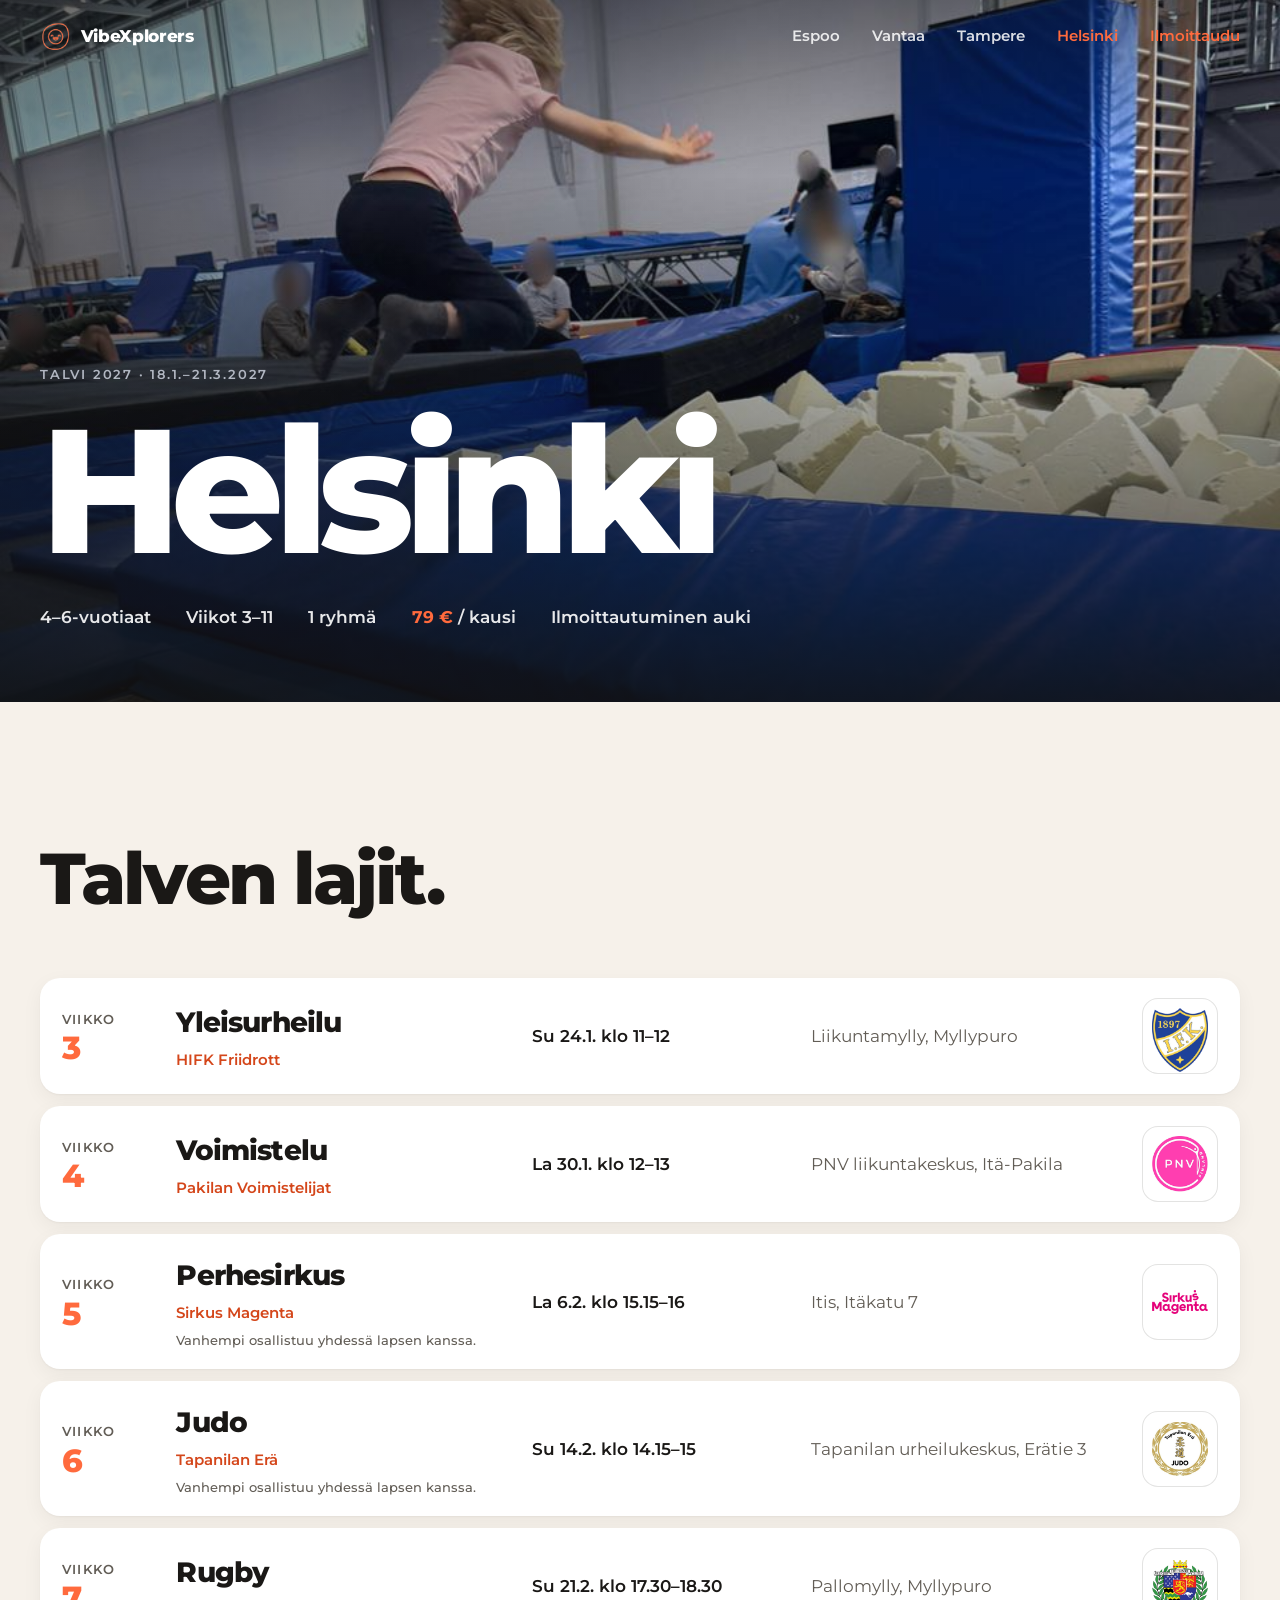
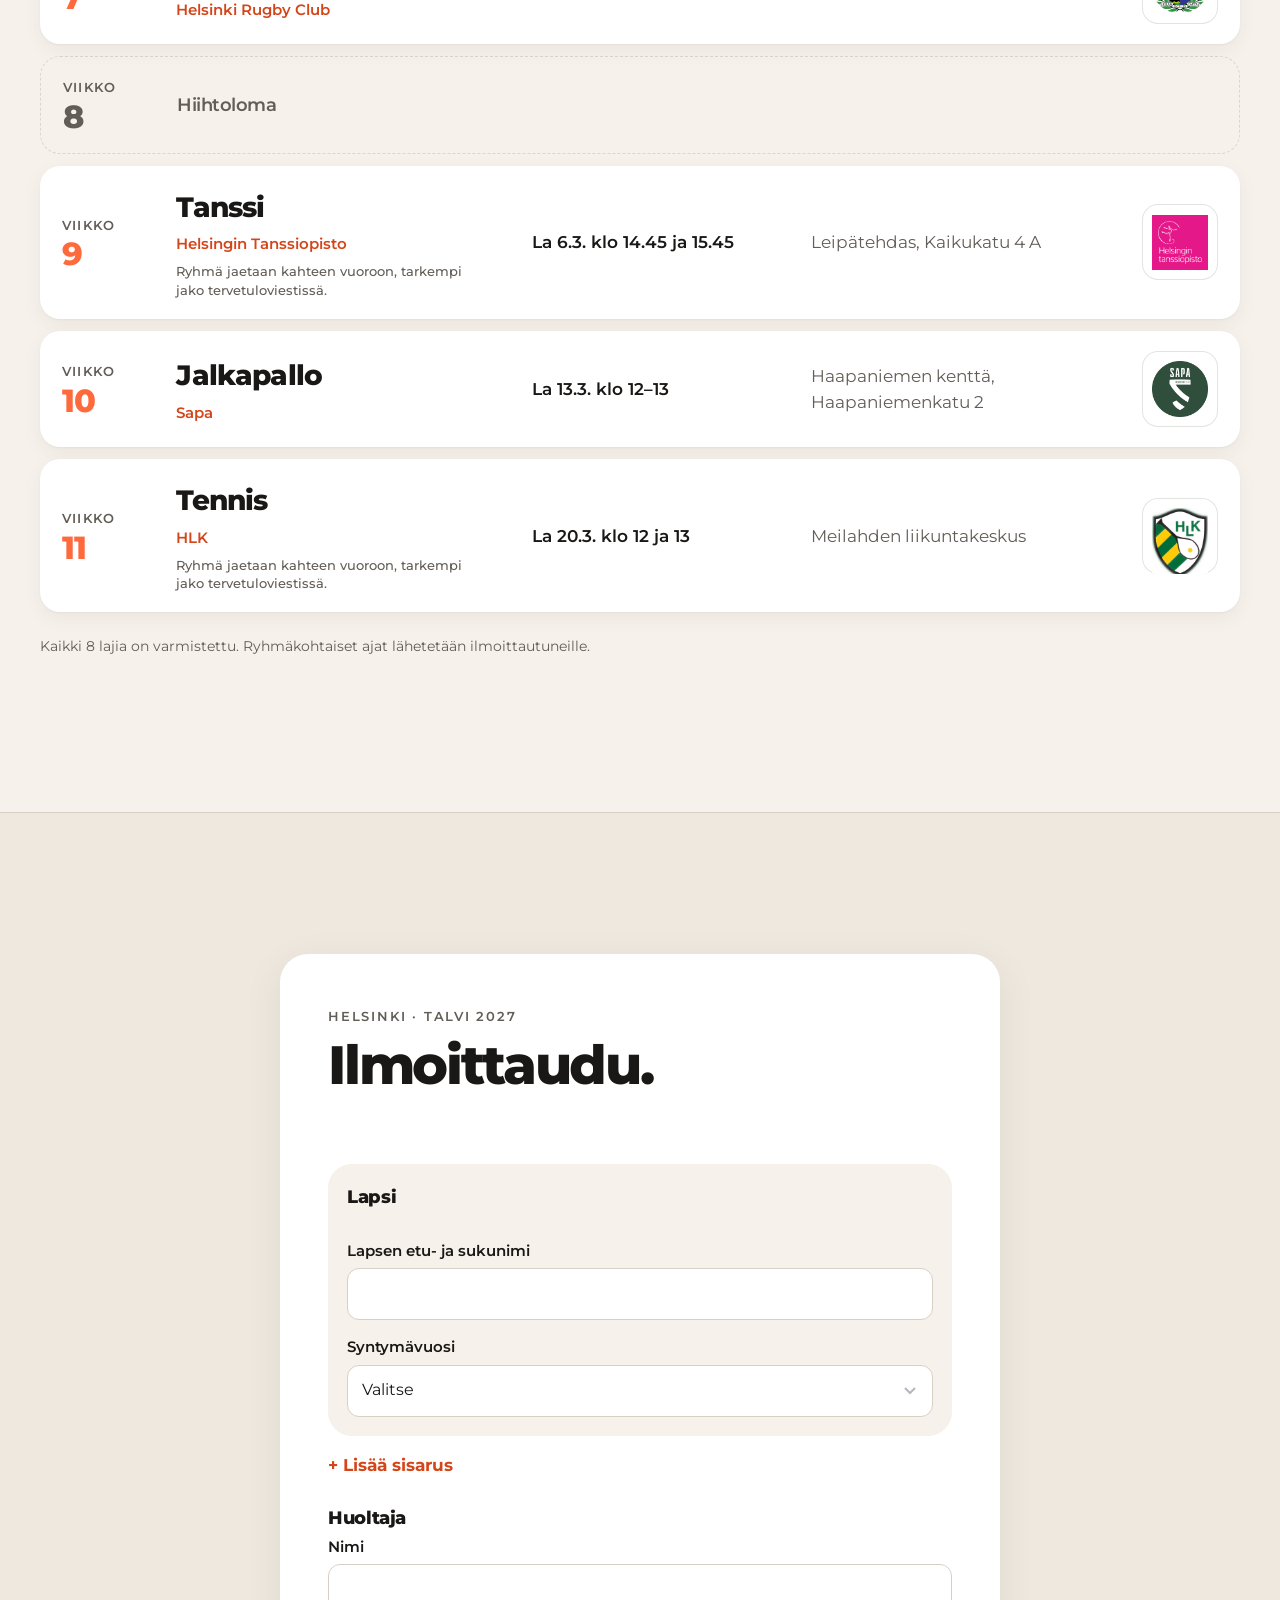
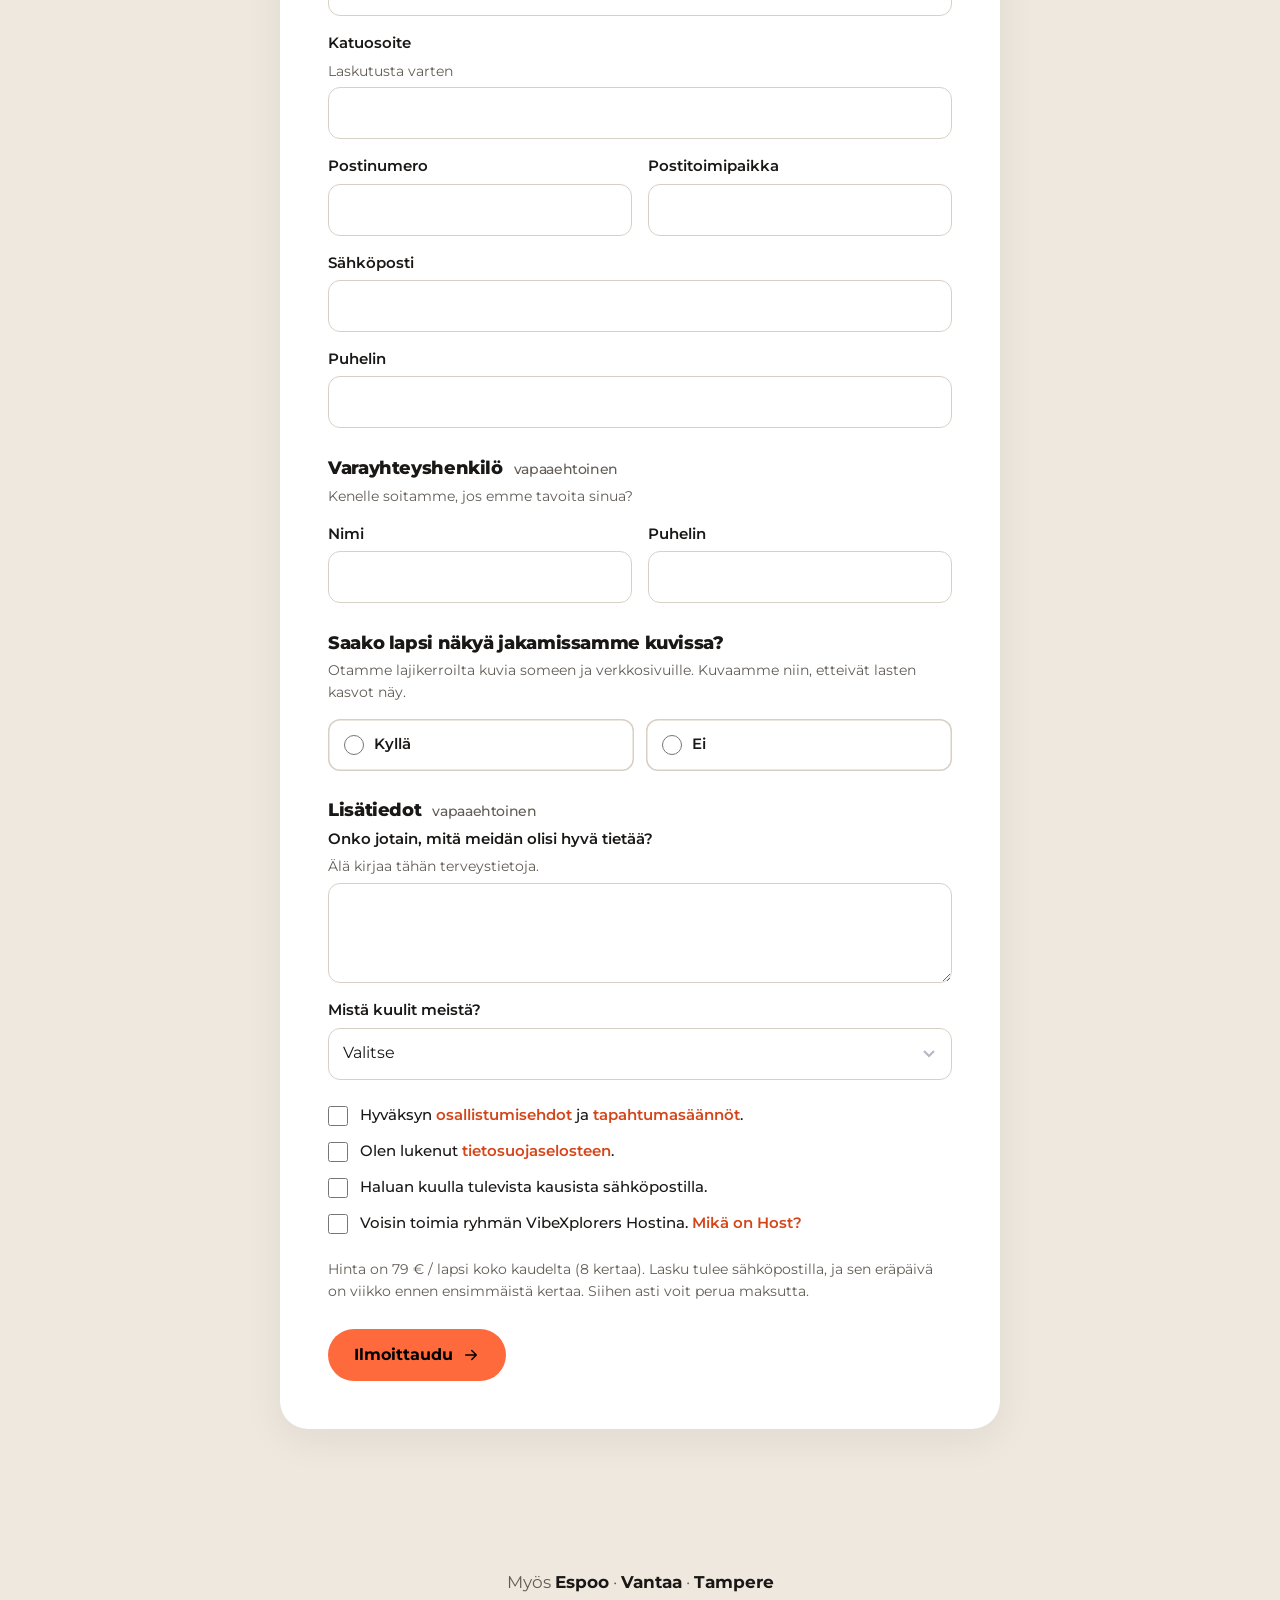
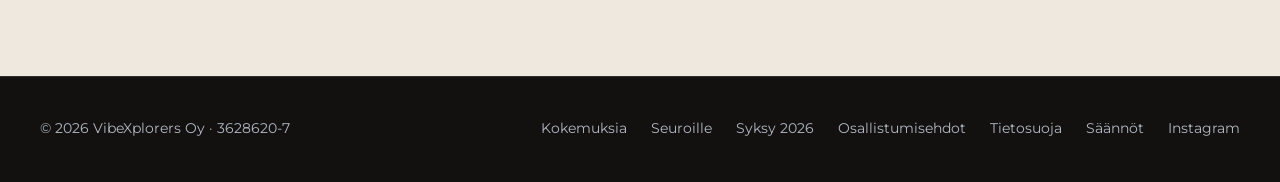
<file: helsinki.html>
<!DOCTYPE html>
<html lang="fi">
<head>
  <meta charset="UTF-8" />
  <meta name="viewport" content="width=device-width, initial-scale=1.0" />
  <title>VibeXplorers Helsinki – Talvi 2027</title>
  <meta name="description" content="8 lajin liikkari 4–6-vuotiaille, Helsinki, talvi 2027." />
  <meta name="theme-color" content="#0b0b0b" />
  <meta property="og:title" content="VibeXplorers Helsinki – Talvi 2027" />
  <meta property="og:description" content="8 lajin liikkari 4–6-vuotiaille, Helsinki, talvi 2027." />
  <meta property="og:image" content="https://vibexplorers.com/share-2027.jpg" />
  <meta property="og:image:type" content="image/jpeg" />
  <meta property="og:image:width" content="1200" />
  <meta property="og:image:height" content="630" />
  <meta property="og:image:alt" content="VibeXplorers – Kokeile eri lajeja. Löydä oma juttu." />
  <meta property="og:locale" content="fi_FI" />
  <meta property="og:site_name" content="VibeXplorers" />
  <meta property="og:url" content="https://vibexplorers.com/helsinki" />
  <link rel="canonical" href="https://vibexplorers.com/helsinki" />
  <meta property="og:type" content="website" />
  <meta name="twitter:card" content="summary_large_image" />
  <meta name="twitter:image" content="https://vibexplorers.com/share-2027.jpg" />
  <link rel="apple-touch-icon" sizes="180x180" href="/apple-touch-icon.png">
  <link rel="icon" type="image/png" sizes="96x96" href="/favicon-96x96.png">
  <link rel="icon" type="image/svg+xml" href="/favicon.svg">
  <link rel="manifest" href="/site.webmanifest">
  <link rel="preload" as="image" href="img/kuva-trampoliini.jpg">
  <link rel="stylesheet" href="style.css?v=8" />
</head>
<body>
  <nav class="nav" aria-label="Päävalikko">
    <div class="wrap">
      <a href="/" class="logo"><img src="logo.png" alt="" width="32" height="32" /><span>VibeXplorers</span></a>
      <ul>
        <li><a href="/espoo">Espoo</a></li><li><a href="/vantaa">Vantaa</a></li><li><a href="/tampere">Tampere</a></li><li><a href="/helsinki" aria-current="page">Helsinki</a></li>
        <li><a href="#ilmoittaudu" class="cta">Ilmoittaudu</a></li>
      </ul>
    </div>
  </nav>

  <header class="hero city-hero">
    <img src="img/kuva-trampoliini.jpg" alt="" style="object-position:50% 30%" />
    <div class="wrap">
      <span class="label">Talvi 2027 · 18.1.–21.3.2027</span>
      <h1>Helsinki</h1>
      <div class="facts"><span>4–6-vuotiaat</span><span>Viikot 3–11</span><span>1 ryhmä</span><span><b>79 €</b> / kausi</span><span data-opens-fact>Ilmoittautuminen auki</span></div>
    </div>
  </header>

  <main>
    <section class="sec light">
      <div class="wrap">
        <div class="head rv"><h2 class="statement">Talven lajit.</h2></div>
        <div class="program rv">
        <div class="row"><div class="wk">Viikko<b>3</b></div><div><h3>Yleisurheilu</h3><div class="club">HIFK Friidrott</div></div><div class="time">Su 24.1. klo 11–12</div><div class="place">Liikuntamylly, Myllypuro</div><div class="logo-tile"><img src="img/logot/hifk.png" alt="HIFK Friidrott" loading="lazy" /></div></div>
        <div class="row"><div class="wk">Viikko<b>4</b></div><div><h3>Voimistelu</h3><div class="club">Pakilan Voimistelijat</div></div><div class="time">La 30.1. klo 12–13</div><div class="place">PNV liikuntakeskus, Itä-Pakila</div><div class="logo-tile"><img src="img/logot/pnv.png" alt="Pakilan Voimistelijat" loading="lazy" /></div></div>
        <div class="row"><div class="wk">Viikko<b>5</b></div><div><h3>Perhesirkus</h3><div class="club">Sirkus Magenta</div><div class="gear">Vanhempi osallistuu yhdessä lapsen kanssa.</div></div><div class="time">La 6.2. klo 15.15–16</div><div class="place">Itis, Itäkatu 7</div><div class="logo-tile"><img src="img/logot/magenta.png" alt="Sirkus Magenta" loading="lazy" /></div></div>
        <div class="row"><div class="wk">Viikko<b>6</b></div><div><h3>Judo</h3><div class="club">Tapanilan Erä</div><div class="gear">Vanhempi osallistuu yhdessä lapsen kanssa.</div></div><div class="time">Su 14.2. klo 14.15–15</div><div class="place">Tapanilan urheilukeskus, Erätie 3</div><div class="logo-tile"><img src="img/logot/tapanilan-era.png" alt="Tapanilan Erä" loading="lazy" /></div></div>
        <div class="row"><div class="wk">Viikko<b>7</b></div><div><h3>Rugby</h3><div class="club">Helsinki Rugby Club</div></div><div class="time">Su 21.2. klo 17.30–18.30</div><div class="place">Pallomylly, Myllypuro</div><div class="logo-tile"><img src="img/logot/hrc.png" alt="Helsinki Rugby Club" loading="lazy" /></div></div>
        <div class="row off"><div class="wk">Viikko<b>8</b></div><div><h3>Hiihtoloma</h3></div><div></div><div></div><div></div></div>
        <div class="row"><div class="wk">Viikko<b>9</b></div><div><h3>Tanssi</h3><div class="club">Helsingin Tanssiopisto</div><div class="gear">Ryhmä jaetaan kahteen vuoroon, tarkempi jako tervetuloviestissä.</div></div><div class="time">La 6.3. klo 14.45 ja 15.45</div><div class="place">Leipätehdas, Kaikukatu 4 A</div><div class="logo-tile"><img src="img/logot/htanssiopisto.png" alt="Helsingin Tanssiopisto" loading="lazy" /></div></div>
        <div class="row"><div class="wk">Viikko<b>10</b></div><div><h3>Jalkapallo</h3><div class="club">Sapa</div></div><div class="time">La 13.3. klo 12–13</div><div class="place">Haapaniemen kenttä, Haapaniemenkatu 2</div><div class="logo-tile"><img src="img/logot/sapa.png" alt="Sapa" loading="lazy" /></div></div>
        <div class="row"><div class="wk">Viikko<b>11</b></div><div><h3>Tennis</h3><div class="club">HLK</div><div class="gear">Ryhmä jaetaan kahteen vuoroon, tarkempi jako tervetuloviestissä.</div></div><div class="time">La 20.3. klo 12 ja 13</div><div class="place">Meilahden liikuntakeskus</div><div class="logo-tile"><img src="img/logot/hlk.png" alt="HLK" loading="lazy" /></div></div>
        </div>
        <p class="note">Kaikki 8 lajia on varmistettu. Ryhmäkohtaiset ajat lähetetään ilmoittautuneille.</p>
      </div>
    </section>

    <section class="sec reg light" id="ilmoittaudu" data-api="https://script.google.com/macros/s/AKfycbxaE8k7ecQkRbApqkRnJxMLZdKQ932snYAb1148hZ644TEFt3Ra5DZ1m1UEX1Vsi7Tr/exec" data-city="helsinki" data-years="2020,2021,2022,2023" data-groups="1" data-per-group="27">
      <div class="wrap narrow">
        <span class="label">Helsinki · Talvi 2027</span>
        <h2 data-title>Ilmoittaudu.</h2>
        <p class="reg-status" data-status aria-live="polite"></p>
        <div class="reg-done" data-done hidden aria-live="polite"></div>
        <form novalidate>
          <div data-kids></div>
          <button type="button" class="linkbtn add" data-add-kid>+ Lisää sisarus</button>

          <fieldset><legend>Huoltaja</legend>
            <div class="field"><label for="guardian">Nimi</label><input id="guardian" name="guardian" type="text" autocomplete="name" aria-describedby="err-guardian" /><span class="err" id="err-guardian" aria-live="polite"></span></div>
            <div class="field"><label for="street">Katuosoite</label><span class="hint">Laskutusta varten</span><input id="street" name="street" type="text" autocomplete="street-address" aria-describedby="err-street" /><span class="err" id="err-street" aria-live="polite"></span></div>
            <div class="two">
              <div class="field"><label for="postcode">Postinumero</label><input id="postcode" name="postcode" type="text" autocomplete="postal-code" aria-describedby="err-postcode" inputmode="numeric" maxlength="5"/><span class="err" id="err-postcode" aria-live="polite"></span></div>
              <div class="field"><label for="postCity">Postitoimipaikka</label><input id="postCity" name="postCity" type="text" autocomplete="address-level2" aria-describedby="err-postCity" /><span class="err" id="err-postCity" aria-live="polite"></span></div>
            </div>
            <div class="field"><label for="email">Sähköposti</label><input id="email" name="email" type="email" autocomplete="email" aria-describedby="err-email" inputmode="email"/><span class="err" id="err-email" aria-live="polite"></span></div>
            <div class="field"><label for="phone">Puhelin</label><input id="phone" name="phone" type="tel" autocomplete="tel" aria-describedby="err-phone" /><span class="err" id="err-phone" aria-live="polite"></span></div>
          </fieldset>

          <fieldset><legend>Varayhteyshenkilö <span class="opt">vapaaehtoinen</span></legend>
            <p class="hint">Kenelle soitamme, jos emme tavoita sinua?</p>
            <div class="two">
              <div class="field"><label for="emergencyName">Nimi</label><input id="emergencyName" name="emergencyName" type="text" autocomplete="off" aria-describedby="err-emergencyName" /><span class="err" id="err-emergencyName" aria-live="polite"></span></div>
              <div class="field"><label for="emergencyPhone">Puhelin</label><input id="emergencyPhone" name="emergencyPhone" type="tel" autocomplete="off" aria-describedby="err-emergencyPhone" /><span class="err" id="err-emergencyPhone" aria-live="polite"></span></div>
            </div>
          </fieldset>

          <fieldset id="photo" aria-describedby="err-photo"><legend>Saako lapsi näkyä jakamissamme kuvissa?</legend>
            <p class="hint">Otamme lajikerroilta kuvia someen ja verkkosivuille. Kuvaamme niin, etteivät lasten kasvot näy.</p>
            <div class="choice"><label><input type="radio" name="photo" value="yes" /> Kyllä</label><label><input type="radio" name="photo" value="no" /> Ei</label></div>
            <span class="err" id="err-photo" aria-live="polite"></span>
          </fieldset>

          <fieldset><legend>Lisätiedot <span class="opt">vapaaehtoinen</span></legend>
            <div class="field"><label for="notes">Onko jotain, mitä meidän olisi hyvä tietää?</label><span class="hint">Älä kirjaa tähän terveystietoja.</span><textarea id="notes" name="notes" rows="3" maxlength="500"></textarea></div>
            <div class="field"><label for="source">Mistä kuulit meistä?</label><select id="source" name="source"><option value="">Valitse</option><option>Kaveri</option><option>Instagram</option><option>Facebook</option><option>Päiväkoti</option><option>Seura</option><option>Muu</option></select></div>
          </fieldset>

          <fieldset class="checks"><legend class="sr">Hyväksynnät</legend>
            <label class="check"><input type="checkbox" name="terms" id="terms" aria-describedby="err-terms" /> <span>Hyväksyn <a href="/vibexplorers-osallistumisehdot.pdf" target="_blank" rel="noopener">osallistumisehdot</a> ja <a href="/vibexplorers-saannot.pdf" target="_blank" rel="noopener">tapahtumasäännöt</a>.</span></label>
            <span class="err" id="err-terms" aria-live="polite"></span>
            <label class="check"><input type="checkbox" name="privacy" id="privacy" aria-describedby="err-privacy" /> <span>Olen lukenut <a href="/vibexplorers-tietosuojaseloste.pdf" target="_blank" rel="noopener">tietosuojaselosteen</a>.</span></label>
            <span class="err" id="err-privacy" aria-live="polite"></span>
            <label class="check"><input type="checkbox" name="newsletter" /> <span>Haluan kuulla tulevista kausista sähköpostilla.</span></label>
            <label class="check"><input type="checkbox" name="host" /> <span>Voisin toimia ryhmän VibeXplorers Hostina. <a href="/host" target="_blank" rel="noopener">Mikä on Host?</a></span></label>
          </fieldset>

          <div class="hp" aria-hidden="true"><label for="website">Älä täytä</label><input id="website" name="website" type="text" tabindex="-1" autocomplete="off" /></div>

          <p class="fine">Hinta on 79 € / lapsi koko kaudelta (8 kertaa). Lasku tulee sähköpostilla, ja sen eräpäivä on viikko ennen ensimmäistä kertaa. Siihen asti voit perua maksutta.</p>
          <p class="soon-note" data-soon-note hidden></p>
          <div class="form-msg" data-form-msg hidden role="alert"></div>
          <button type="submit" class="btn submit" disabled><span>Ladataan…</span> <svg viewBox="0 0 24 24" fill="none" stroke="currentColor" stroke-width="2" stroke-linecap="round" stroke-linejoin="round" aria-hidden="true"><path d="M5 12h14M13 6l6 6-6 6"/></svg></button>
        </form>
        <template id="kid-tpl">
          <fieldset class="kid"><legend>Lapsi</legend>
            <div class="field"><label data-for="Name">Lapsen etu- ja sukunimi</label><input data-k="Name" type="text" autocomplete="off" /><span class="err" data-err="Name" aria-live="polite"></span></div>
            <div class="field"><label data-for="Year">Syntymävuosi</label><select data-k="Year"><option value="">Valitse</option><option value="2020">2020</option><option value="2021">2021</option><option value="2022">2022</option><option value="2023">2023</option></select><span class="err" data-err="Year" aria-live="polite"></span></div>
            <button type="button" class="linkbtn rm" data-rm hidden>Poista</button>
          </fieldset>
        </template>
      </div>
    </section>
    <script src="/ilmo.js?v=13" defer></script>

    <p style="text-align:center;color:var(--grey);margin:-3rem 0 5rem">Myös <a href="/espoo" style="color:var(--white);font-weight:700">Espoo</a> · <a href="/vantaa" style="color:var(--white);font-weight:700">Vantaa</a> · <a href="/tampere" style="color:var(--white);font-weight:700">Tampere</a></p>
  </main>

  <footer>
    <div class="wrap">
      <span>&copy; 2026 VibeXplorers Oy · 3628620-7</span>
      <nav aria-label="Alatunniste">
        <a href="/kokemukset">Kokemuksia</a>
        <a href="/seuroille">Seuroille</a>
        <a href="/syksy">Syksy 2026</a>
        <a href="vibexplorers-osallistumisehdot.pdf" target="_blank" rel="noopener noreferrer">Osallistumisehdot</a>
        <a href="vibexplorers-tietosuojaseloste.pdf" target="_blank" rel="noopener noreferrer">Tietosuoja</a>
        <a href="vibexplorers-saannot.pdf" target="_blank" rel="noopener noreferrer">Säännöt</a>
        <a href="https://www.instagram.com/vibexplorers_/" target="_blank" rel="noopener noreferrer">Instagram</a>
      </nav>
    </div>
  </footer>
  <script>
    (function () {
      var nav = document.querySelector('.nav');
      var onScroll = function () { nav.classList.toggle('solid', window.scrollY > 40); };
      onScroll(); window.addEventListener('scroll', onScroll, { passive: true });
      var els = document.querySelectorAll('.rv');
      if (!('IntersectionObserver' in window)) { els.forEach(function (el) { el.classList.add('in'); }); return; }
      var io = new IntersectionObserver(function (entries) {
        entries.forEach(function (en) { if (en.isIntersecting) { en.target.classList.add('in'); io.unobserve(en.target); } });
      }, { rootMargin: '0px 0px -8% 0px' });
      els.forEach(function (el) { io.observe(el); });
    })();
  </script>
</body>
</html>
</file>
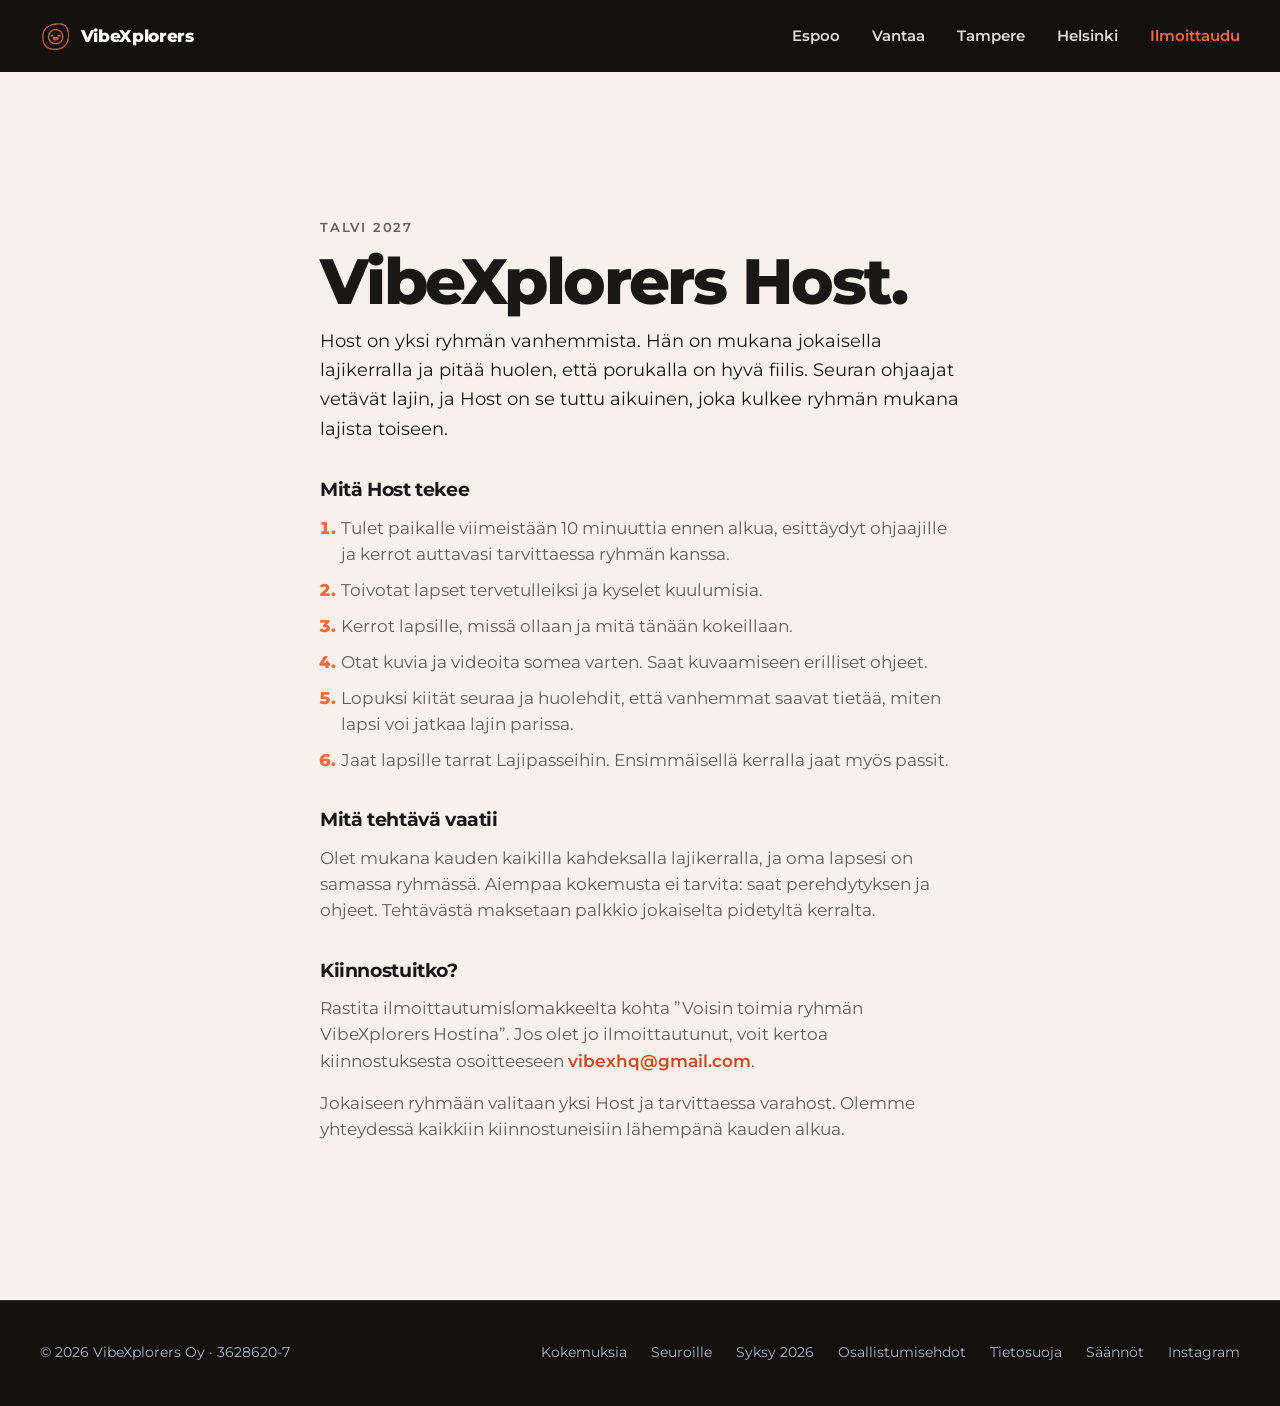
<file: host.html>
<!DOCTYPE html>
<html lang="fi">
<head>
  <meta charset="UTF-8" />
  <meta name="viewport" content="width=device-width, initial-scale=1.0" />
  <title>VibeXplorers Host</title>
  <meta name="description" content="Ryhmän oma vanhempi, joka on mukana jokaisella lajikerralla." />
  <meta name="theme-color" content="#0b0b0b" />
  <meta property="og:title" content="VibeXplorers Host" />
  <meta property="og:description" content="Ryhmän oma vanhempi, joka on mukana jokaisella lajikerralla." />
  <meta property="og:image" content="https://vibexplorers.com/share-2027.jpg" />
  <meta property="og:image:type" content="image/jpeg" />
  <meta property="og:image:width" content="1200" />
  <meta property="og:image:height" content="630" />
  <meta property="og:image:alt" content="VibeXplorers – Kokeile eri lajeja. Löydä oma juttu." />
  <meta property="og:locale" content="fi_FI" />
  <meta property="og:site_name" content="VibeXplorers" />
  <meta property="og:url" content="https://vibexplorers.com/host" />
  <link rel="canonical" href="https://vibexplorers.com/host" />
  <meta property="og:type" content="website" />
  <meta name="twitter:card" content="summary_large_image" />
  <meta name="twitter:image" content="https://vibexplorers.com/share-2027.jpg" />
  <link rel="apple-touch-icon" sizes="180x180" href="/apple-touch-icon.png">
  <link rel="icon" type="image/png" sizes="96x96" href="/favicon-96x96.png">
  <link rel="icon" type="image/svg+xml" href="/favicon.svg">
  <link rel="manifest" href="/site.webmanifest">
  <link rel="stylesheet" href="style.css?v=8" />
</head>
<body>
  <nav class="nav" aria-label="Päävalikko">
    <div class="wrap">
      <a href="/" class="logo"><img src="logo.png" alt="" width="32" height="32" /><span>VibeXplorers</span></a>
      <ul>
        <li><a href="/espoo">Espoo</a></li><li><a href="/vantaa">Vantaa</a></li><li><a href="/tampere">Tampere</a></li><li><a href="/helsinki">Helsinki</a></li>
        <li><a href="/#kaupungit" class="cta">Ilmoittaudu</a></li>
      </ul>
    </div>
  </nav>

  <main style="padding-top:72px">
    <section class="sec reg light page">
      <div class="wrap narrow prose">
        <span class="label">Talvi 2027</span>
        <h2>VibeXplorers Host.</h2>
        <p class="lead">Host on yksi ryhmän vanhemmista. Hän on mukana jokaisella lajikerralla ja pitää huolen, että porukalla on hyvä fiilis. Seuran ohjaajat vetävät lajin, ja Host on se tuttu aikuinen, joka kulkee ryhmän mukana lajista toiseen.</p>
        <h3>Mitä Host tekee</h3>
        <ol class="steps"><li>Tulet paikalle viimeistään 10 minuuttia ennen alkua, esittäydyt ohjaajille ja kerrot auttavasi tarvittaessa ryhmän kanssa.</li><li>Toivotat lapset tervetulleiksi ja kyselet kuulumisia.</li><li>Kerrot lapsille, missä ollaan ja mitä tänään kokeillaan.</li><li>Otat kuvia ja videoita somea varten. Saat kuvaamiseen erilliset ohjeet.</li><li>Lopuksi kiität seuraa ja huolehdit, että vanhemmat saavat tietää, miten lapsi voi jatkaa lajin parissa.</li><li>Jaat lapsille tarrat Lajipasseihin. Ensimmäisellä kerralla jaat myös passit.</li></ol>
        <h3>Mitä tehtävä vaatii</h3>
        <p>Olet mukana kauden kaikilla kahdeksalla lajikerralla, ja oma lapsesi on samassa ryhmässä. Aiempaa kokemusta ei tarvita: saat perehdytyksen ja ohjeet. Tehtävästä maksetaan palkkio jokaiselta pidetyltä kerralta.</p>
        <h3>Kiinnostuitko?</h3>
        <p>Rastita ilmoittautumislomakkeelta kohta ”Voisin toimia ryhmän VibeXplorers Hostina”. Jos olet jo ilmoittautunut, voit kertoa kiinnostuksesta osoitteeseen <a href="mailto:vibexhq@gmail.com?subject=VibeXplorers%20Host">vibexhq@gmail.com</a>.</p>
        <p>Jokaiseen ryhmään valitaan yksi Host ja tarvittaessa varahost. Olemme yhteydessä kaikkiin kiinnostuneisiin lähempänä kauden alkua.</p>
      </div>
    </section>
  </main>
  <footer>
    <div class="wrap">
      <span>&copy; 2026 VibeXplorers Oy · 3628620-7</span>
      <nav aria-label="Alatunniste">
        <a href="/kokemukset">Kokemuksia</a>
        <a href="/seuroille">Seuroille</a>
        <a href="/syksy">Syksy 2026</a>
        <a href="vibexplorers-osallistumisehdot.pdf" target="_blank" rel="noopener noreferrer">Osallistumisehdot</a>
        <a href="vibexplorers-tietosuojaseloste.pdf" target="_blank" rel="noopener noreferrer">Tietosuoja</a>
        <a href="vibexplorers-saannot.pdf" target="_blank" rel="noopener noreferrer">Säännöt</a>
        <a href="https://www.instagram.com/vibexplorers_/" target="_blank" rel="noopener noreferrer">Instagram</a>
      </nav>
    </div>
  </footer>
  <script>
    (function () {
      var nav = document.querySelector('.nav');
      var onScroll = function () { nav.classList.toggle('solid', window.scrollY > 40); };
      onScroll(); window.addEventListener('scroll', onScroll, { passive: true });
      var els = document.querySelectorAll('.rv');
      if (!('IntersectionObserver' in window)) { els.forEach(function (el) { el.classList.add('in'); }); return; }
      var io = new IntersectionObserver(function (entries) {
        entries.forEach(function (en) { if (en.isIntersecting) { en.target.classList.add('in'); io.unobserve(en.target); } });
      }, { rootMargin: '0px 0px -8% 0px' });
      els.forEach(function (el) { io.observe(el); });
    })();
  </script>
</body>
</html>
</file>
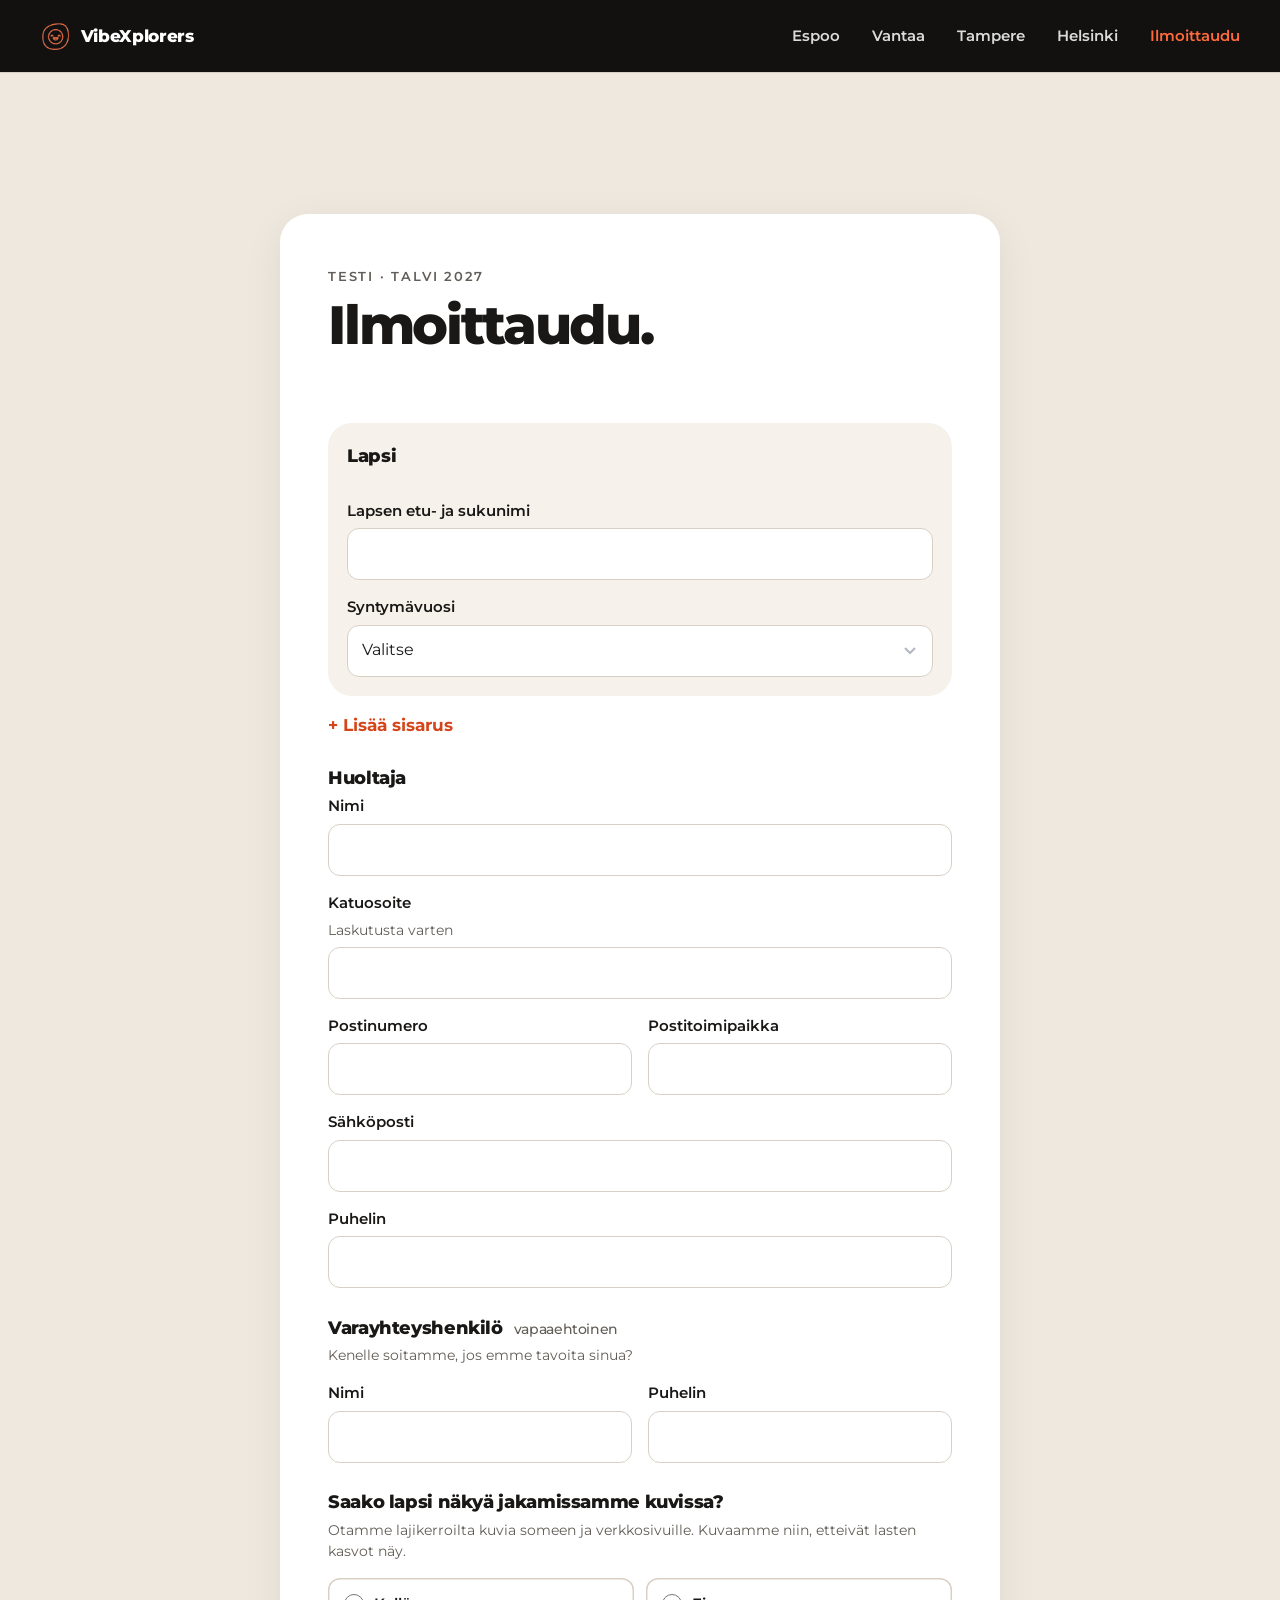
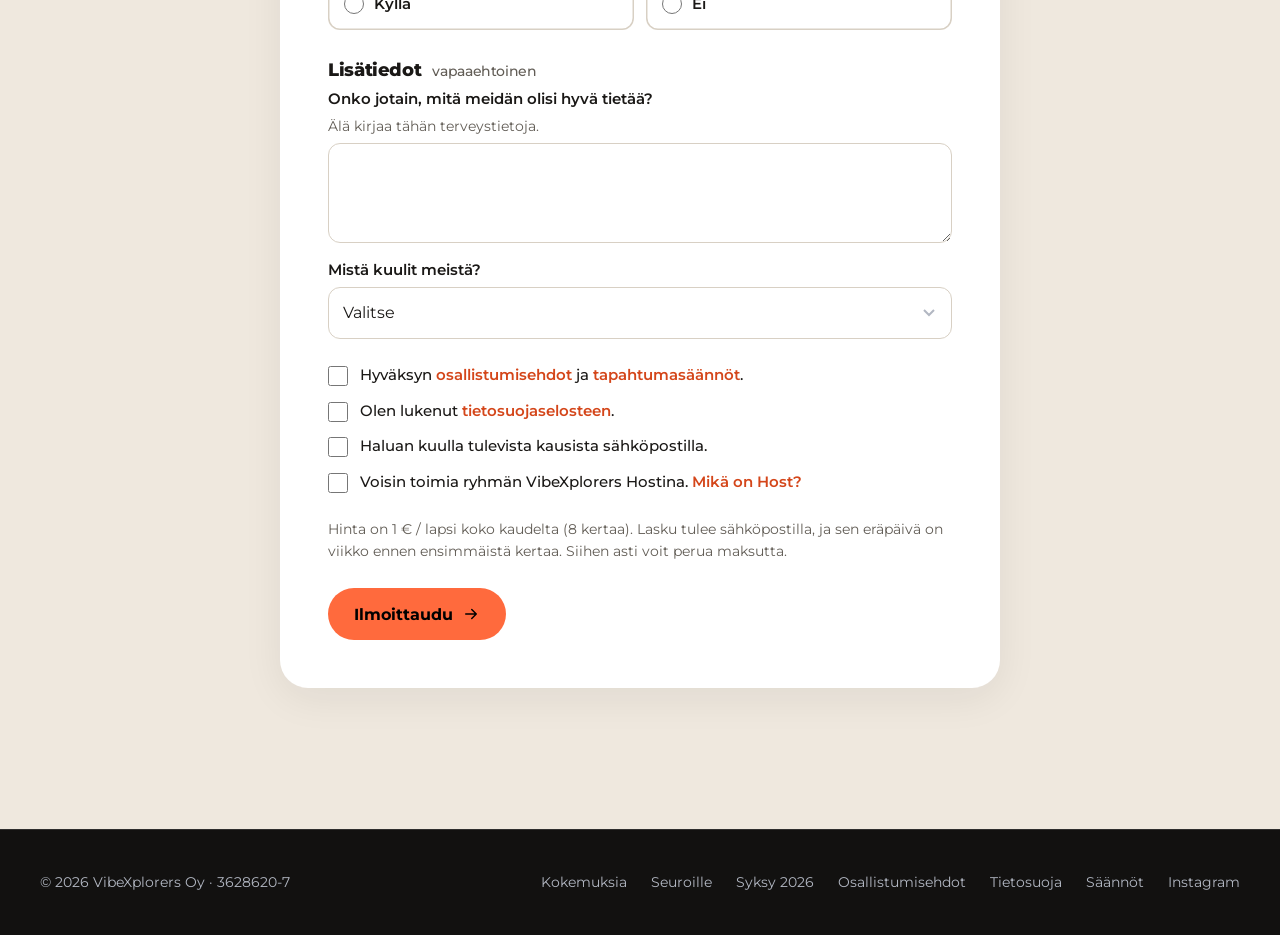
<file: ilmo-testi.html>
<!DOCTYPE html>
<html lang="fi">
<head>
  <meta charset="UTF-8" />
  <meta name="viewport" content="width=device-width, initial-scale=1.0" />
  <meta name="robots" content="noindex, nofollow" />
  <title>VibeXplorers – ilmoittautumisen testi</title>
  <meta name="description" content="Testisivu." />
  <meta name="theme-color" content="#0b0b0b" />
  <meta property="og:title" content="VibeXplorers – ilmoittautumisen testi" />
  <meta property="og:description" content="Testisivu." />
  <meta property="og:image" content="https://vibexplorers.com/share-2027.jpg" />
  <meta property="og:image:type" content="image/jpeg" />
  <meta property="og:image:width" content="1200" />
  <meta property="og:image:height" content="630" />
  <meta property="og:image:alt" content="VibeXplorers – Kokeile eri lajeja. Löydä oma juttu." />
  <meta property="og:locale" content="fi_FI" />
  <meta property="og:site_name" content="VibeXplorers" />
  <meta property="og:url" content="https://vibexplorers.com/ilmo-testi" />
  <link rel="canonical" href="https://vibexplorers.com/ilmo-testi" />
  <meta property="og:type" content="website" />
  <meta name="twitter:card" content="summary_large_image" />
  <meta name="twitter:image" content="https://vibexplorers.com/share-2027.jpg" />
  <link rel="apple-touch-icon" sizes="180x180" href="/apple-touch-icon.png">
  <link rel="icon" type="image/png" sizes="96x96" href="/favicon-96x96.png">
  <link rel="icon" type="image/svg+xml" href="/favicon.svg">
  <link rel="manifest" href="/site.webmanifest">
  <link rel="stylesheet" href="style.css?v=8" />
</head>
<body>
  <nav class="nav" aria-label="Päävalikko">
    <div class="wrap">
      <a href="/" class="logo"><img src="logo.png" alt="" width="32" height="32" /><span>VibeXplorers</span></a>
      <ul>
        <li><a href="/espoo">Espoo</a></li><li><a href="/vantaa">Vantaa</a></li><li><a href="/tampere">Tampere</a></li><li><a href="/helsinki">Helsinki</a></li>
        <li><a href="/#kaupungit" class="cta">Ilmoittaudu</a></li>
      </ul>
    </div>
  </nav>

  <main style="padding-top:72px">
    <section class="sec reg light" id="ilmoittaudu" data-api="https://script.google.com/macros/s/AKfycbwpaGGxiNfeCe-fEAa7WxTKQgsAnlOfkSeM9Txe16iZOwWGrtiJBPius-hAwYCuT9dB/exec" data-city="testi" data-years="2020,2021,2022,2023" data-groups="1" data-per-group="3">
      <div class="wrap narrow">
        <span class="label">Testi · Talvi 2027</span>
        <h2 data-title>Ilmoittaudu.</h2>
        <p class="reg-status" data-status aria-live="polite"></p>
        <div class="reg-done" data-done hidden aria-live="polite"></div>
        <form novalidate>
          <div data-kids></div>
          <button type="button" class="linkbtn add" data-add-kid>+ Lisää sisarus</button>

          <fieldset><legend>Huoltaja</legend>
            <div class="field"><label for="guardian">Nimi</label><input id="guardian" name="guardian" type="text" autocomplete="name" aria-describedby="err-guardian" /><span class="err" id="err-guardian" aria-live="polite"></span></div>
            <div class="field"><label for="street">Katuosoite</label><span class="hint">Laskutusta varten</span><input id="street" name="street" type="text" autocomplete="street-address" aria-describedby="err-street" /><span class="err" id="err-street" aria-live="polite"></span></div>
            <div class="two">
              <div class="field"><label for="postcode">Postinumero</label><input id="postcode" name="postcode" type="text" autocomplete="postal-code" aria-describedby="err-postcode" inputmode="numeric" maxlength="5"/><span class="err" id="err-postcode" aria-live="polite"></span></div>
              <div class="field"><label for="postCity">Postitoimipaikka</label><input id="postCity" name="postCity" type="text" autocomplete="address-level2" aria-describedby="err-postCity" /><span class="err" id="err-postCity" aria-live="polite"></span></div>
            </div>
            <div class="field"><label for="email">Sähköposti</label><input id="email" name="email" type="email" autocomplete="email" aria-describedby="err-email" inputmode="email"/><span class="err" id="err-email" aria-live="polite"></span></div>
            <div class="field"><label for="phone">Puhelin</label><input id="phone" name="phone" type="tel" autocomplete="tel" aria-describedby="err-phone" /><span class="err" id="err-phone" aria-live="polite"></span></div>
          </fieldset>

          <fieldset><legend>Varayhteyshenkilö <span class="opt">vapaaehtoinen</span></legend>
            <p class="hint">Kenelle soitamme, jos emme tavoita sinua?</p>
            <div class="two">
              <div class="field"><label for="emergencyName">Nimi</label><input id="emergencyName" name="emergencyName" type="text" autocomplete="off" aria-describedby="err-emergencyName" /><span class="err" id="err-emergencyName" aria-live="polite"></span></div>
              <div class="field"><label for="emergencyPhone">Puhelin</label><input id="emergencyPhone" name="emergencyPhone" type="tel" autocomplete="off" aria-describedby="err-emergencyPhone" /><span class="err" id="err-emergencyPhone" aria-live="polite"></span></div>
            </div>
          </fieldset>

          <fieldset id="photo" aria-describedby="err-photo"><legend>Saako lapsi näkyä jakamissamme kuvissa?</legend>
            <p class="hint">Otamme lajikerroilta kuvia someen ja verkkosivuille. Kuvaamme niin, etteivät lasten kasvot näy.</p>
            <div class="choice"><label><input type="radio" name="photo" value="yes" /> Kyllä</label><label><input type="radio" name="photo" value="no" /> Ei</label></div>
            <span class="err" id="err-photo" aria-live="polite"></span>
          </fieldset>

          <fieldset><legend>Lisätiedot <span class="opt">vapaaehtoinen</span></legend>
            <div class="field"><label for="notes">Onko jotain, mitä meidän olisi hyvä tietää?</label><span class="hint">Älä kirjaa tähän terveystietoja.</span><textarea id="notes" name="notes" rows="3" maxlength="500"></textarea></div>
            <div class="field"><label for="source">Mistä kuulit meistä?</label><select id="source" name="source"><option value="">Valitse</option><option>Kaveri</option><option>Instagram</option><option>Facebook</option><option>Päiväkoti</option><option>Seura</option><option>Muu</option></select></div>
          </fieldset>

          <fieldset class="checks"><legend class="sr">Hyväksynnät</legend>
            <label class="check"><input type="checkbox" name="terms" id="terms" aria-describedby="err-terms" /> <span>Hyväksyn <a href="/vibexplorers-osallistumisehdot.pdf" target="_blank" rel="noopener">osallistumisehdot</a> ja <a href="/vibexplorers-saannot.pdf" target="_blank" rel="noopener">tapahtumasäännöt</a>.</span></label>
            <span class="err" id="err-terms" aria-live="polite"></span>
            <label class="check"><input type="checkbox" name="privacy" id="privacy" aria-describedby="err-privacy" /> <span>Olen lukenut <a href="/vibexplorers-tietosuojaseloste.pdf" target="_blank" rel="noopener">tietosuojaselosteen</a>.</span></label>
            <span class="err" id="err-privacy" aria-live="polite"></span>
            <label class="check"><input type="checkbox" name="newsletter" /> <span>Haluan kuulla tulevista kausista sähköpostilla.</span></label>
            <label class="check"><input type="checkbox" name="host" /> <span>Voisin toimia ryhmän VibeXplorers Hostina. <a href="/host" target="_blank" rel="noopener">Mikä on Host?</a></span></label>
          </fieldset>

          <div class="hp" aria-hidden="true"><label for="website">Älä täytä</label><input id="website" name="website" type="text" tabindex="-1" autocomplete="off" /></div>

          <p class="fine">Hinta on 1 € / lapsi koko kaudelta (8 kertaa). Lasku tulee sähköpostilla, ja sen eräpäivä on viikko ennen ensimmäistä kertaa. Siihen asti voit perua maksutta.</p>
          <p class="soon-note" data-soon-note hidden></p>
          <div class="form-msg" data-form-msg hidden role="alert"></div>
          <button type="submit" class="btn submit" disabled><span>Ladataan…</span> <svg viewBox="0 0 24 24" fill="none" stroke="currentColor" stroke-width="2" stroke-linecap="round" stroke-linejoin="round" aria-hidden="true"><path d="M5 12h14M13 6l6 6-6 6"/></svg></button>
        </form>
        <template id="kid-tpl">
          <fieldset class="kid"><legend>Lapsi</legend>
            <div class="field"><label data-for="Name">Lapsen etu- ja sukunimi</label><input data-k="Name" type="text" autocomplete="off" /><span class="err" data-err="Name" aria-live="polite"></span></div>
            <div class="field"><label data-for="Year">Syntymävuosi</label><select data-k="Year"><option value="">Valitse</option><option value="2020">2020</option><option value="2021">2021</option><option value="2022">2022</option><option value="2023">2023</option></select><span class="err" data-err="Year" aria-live="polite"></span></div>
            <button type="button" class="linkbtn rm" data-rm hidden>Poista</button>
          </fieldset>
        </template>
      </div>
    </section>
    <script src="/ilmo.js?v=13" defer></script>
  </main>
  <footer>
    <div class="wrap">
      <span>&copy; 2026 VibeXplorers Oy · 3628620-7</span>
      <nav aria-label="Alatunniste">
        <a href="/kokemukset">Kokemuksia</a>
        <a href="/seuroille">Seuroille</a>
        <a href="/syksy">Syksy 2026</a>
        <a href="vibexplorers-osallistumisehdot.pdf" target="_blank" rel="noopener noreferrer">Osallistumisehdot</a>
        <a href="vibexplorers-tietosuojaseloste.pdf" target="_blank" rel="noopener noreferrer">Tietosuoja</a>
        <a href="vibexplorers-saannot.pdf" target="_blank" rel="noopener noreferrer">Säännöt</a>
        <a href="https://www.instagram.com/vibexplorers_/" target="_blank" rel="noopener noreferrer">Instagram</a>
      </nav>
    </div>
  </footer>
  <script>
    (function () {
      var nav = document.querySelector('.nav');
      var onScroll = function () { nav.classList.toggle('solid', window.scrollY > 40); };
      onScroll(); window.addEventListener('scroll', onScroll, { passive: true });
      var els = document.querySelectorAll('.rv');
      if (!('IntersectionObserver' in window)) { els.forEach(function (el) { el.classList.add('in'); }); return; }
      var io = new IntersectionObserver(function (entries) {
        entries.forEach(function (en) { if (en.isIntersecting) { en.target.classList.add('in'); io.unobserve(en.target); } });
      }, { rootMargin: '0px 0px -8% 0px' });
      els.forEach(function (el) { io.observe(el); });
    })();
  </script>
</body>
</html>
</file>
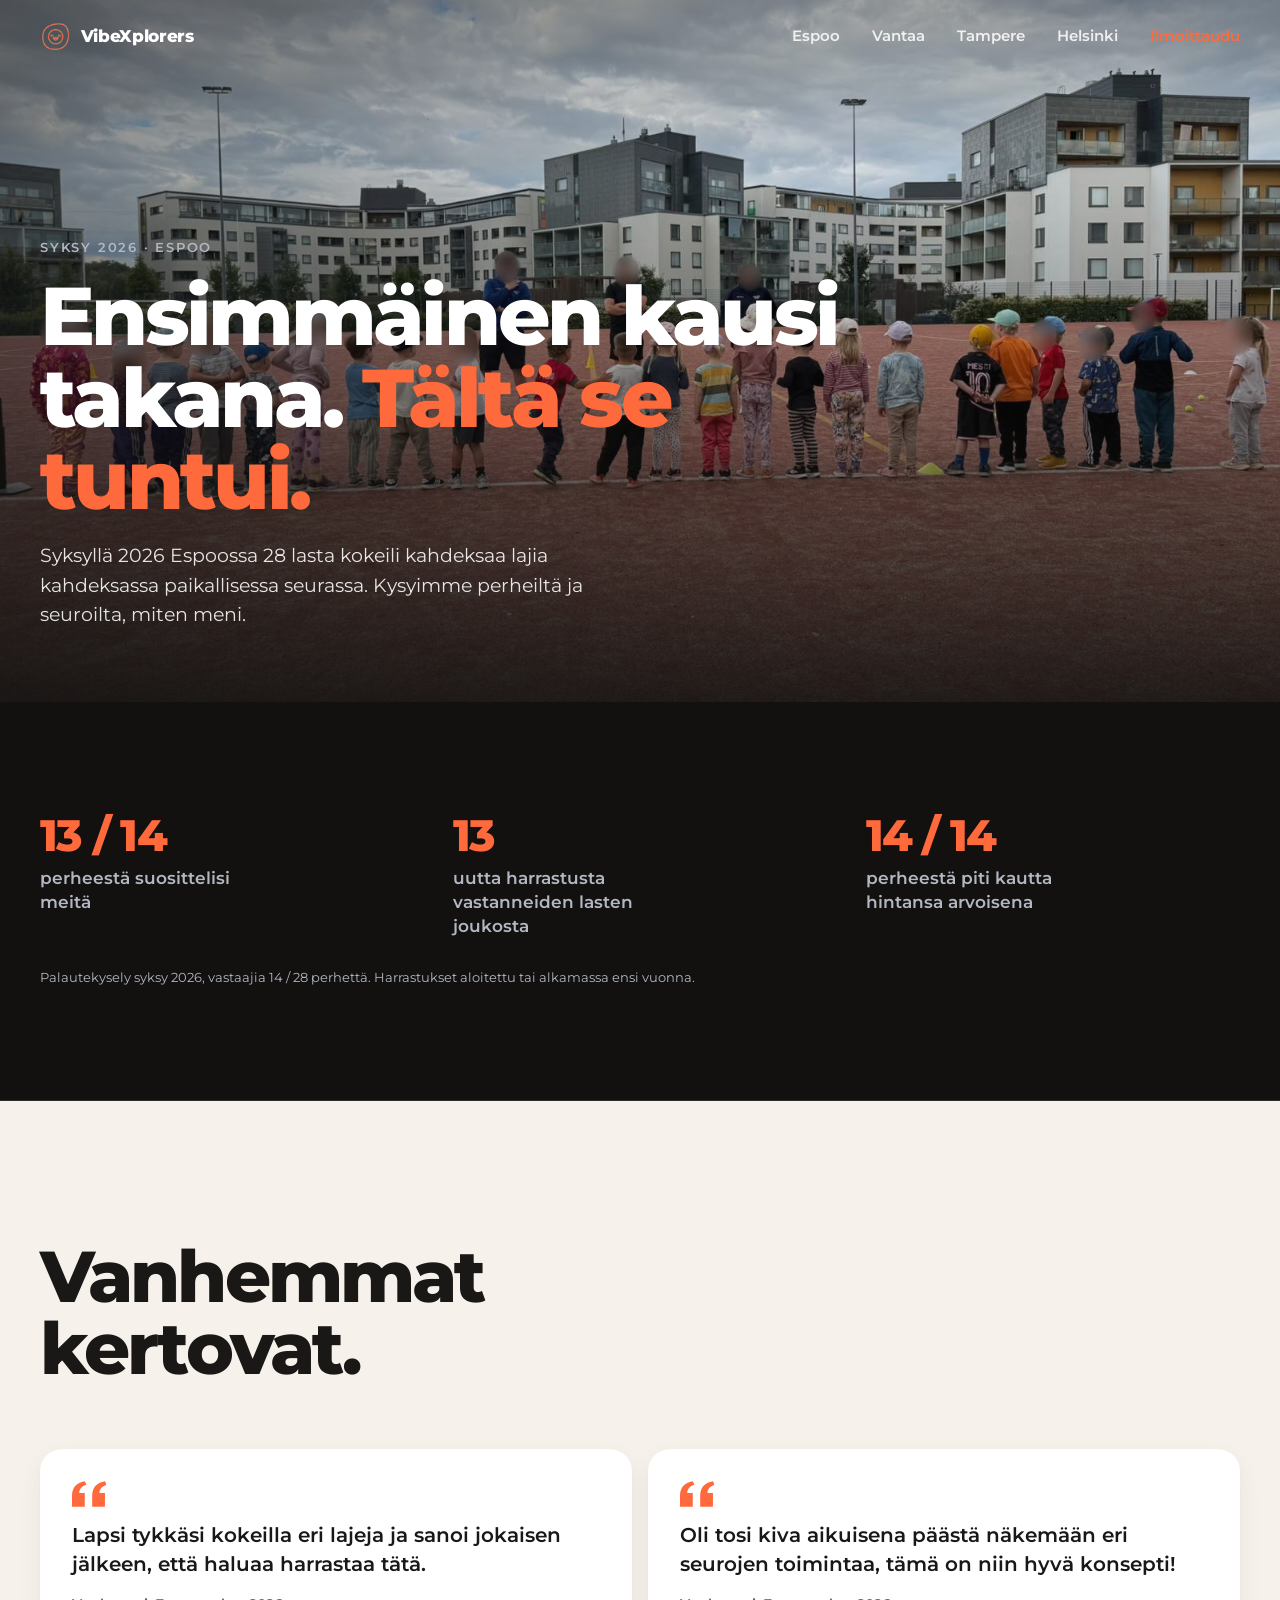
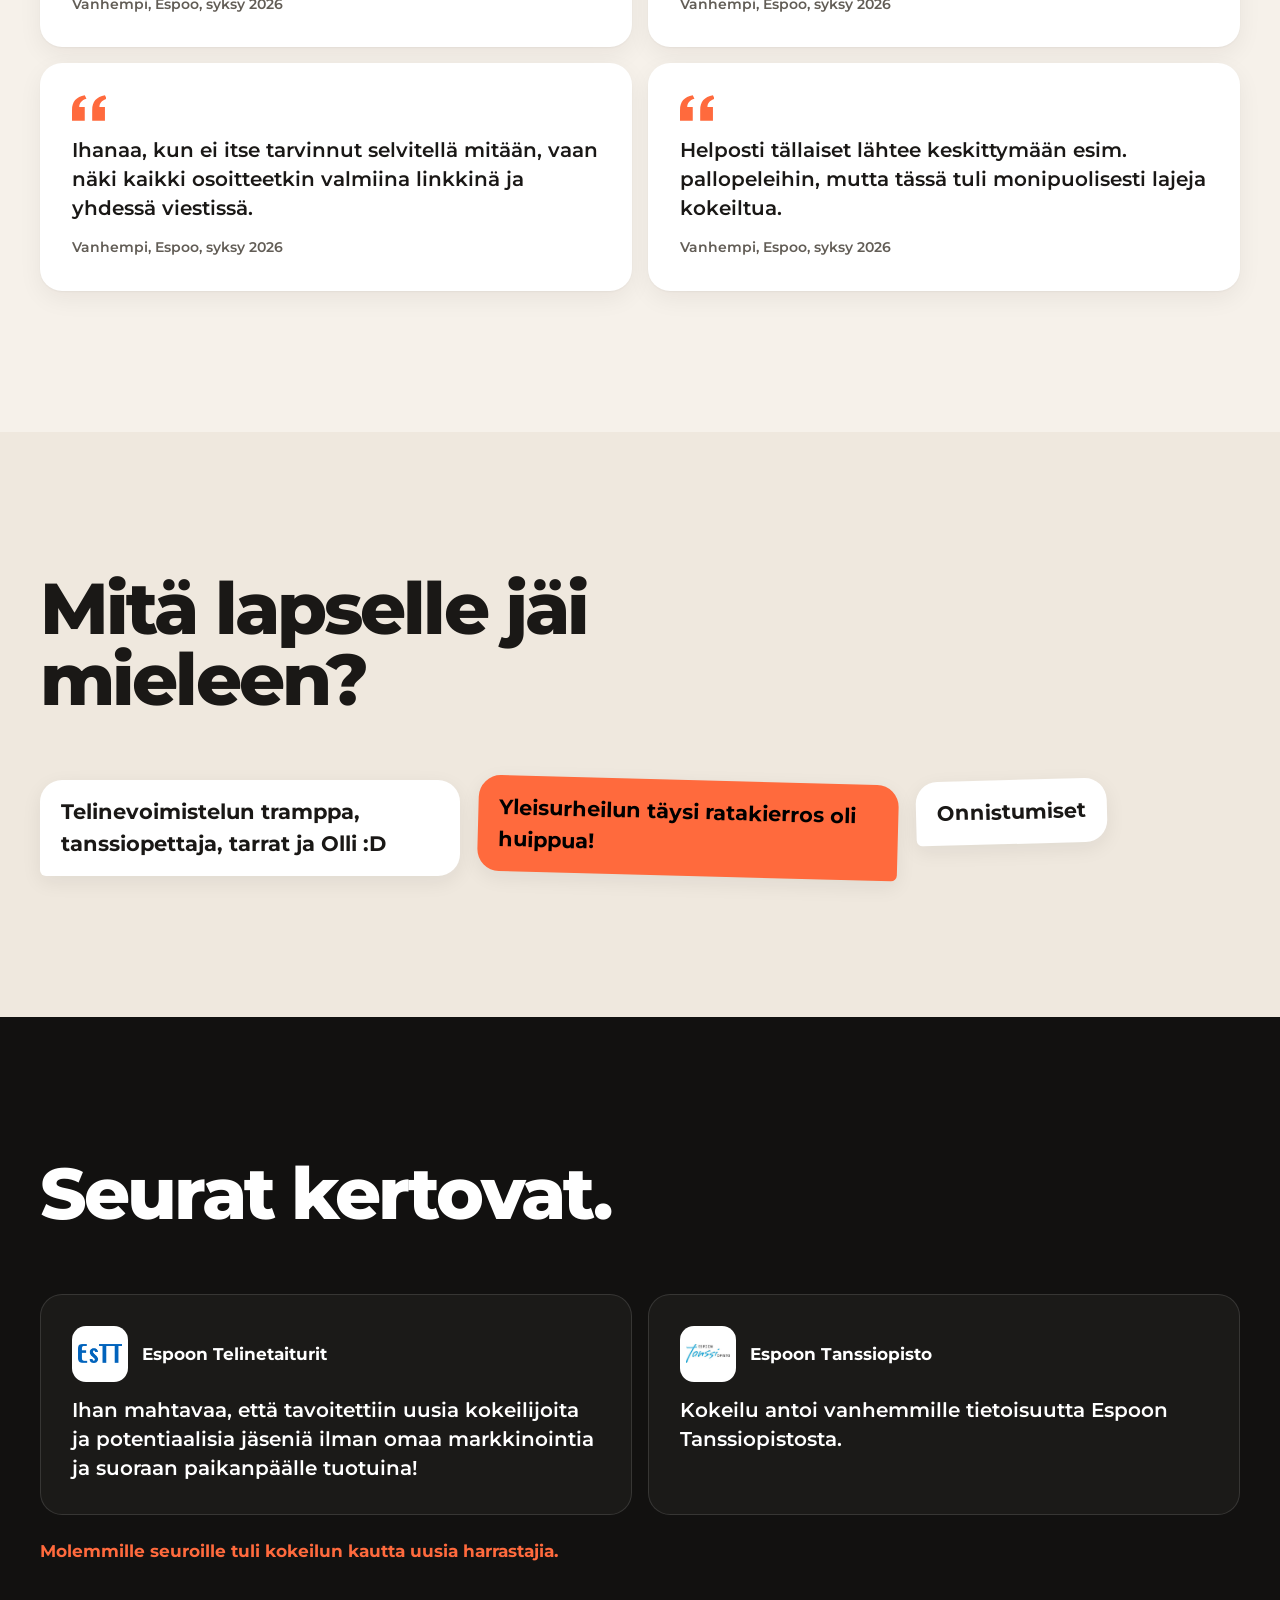
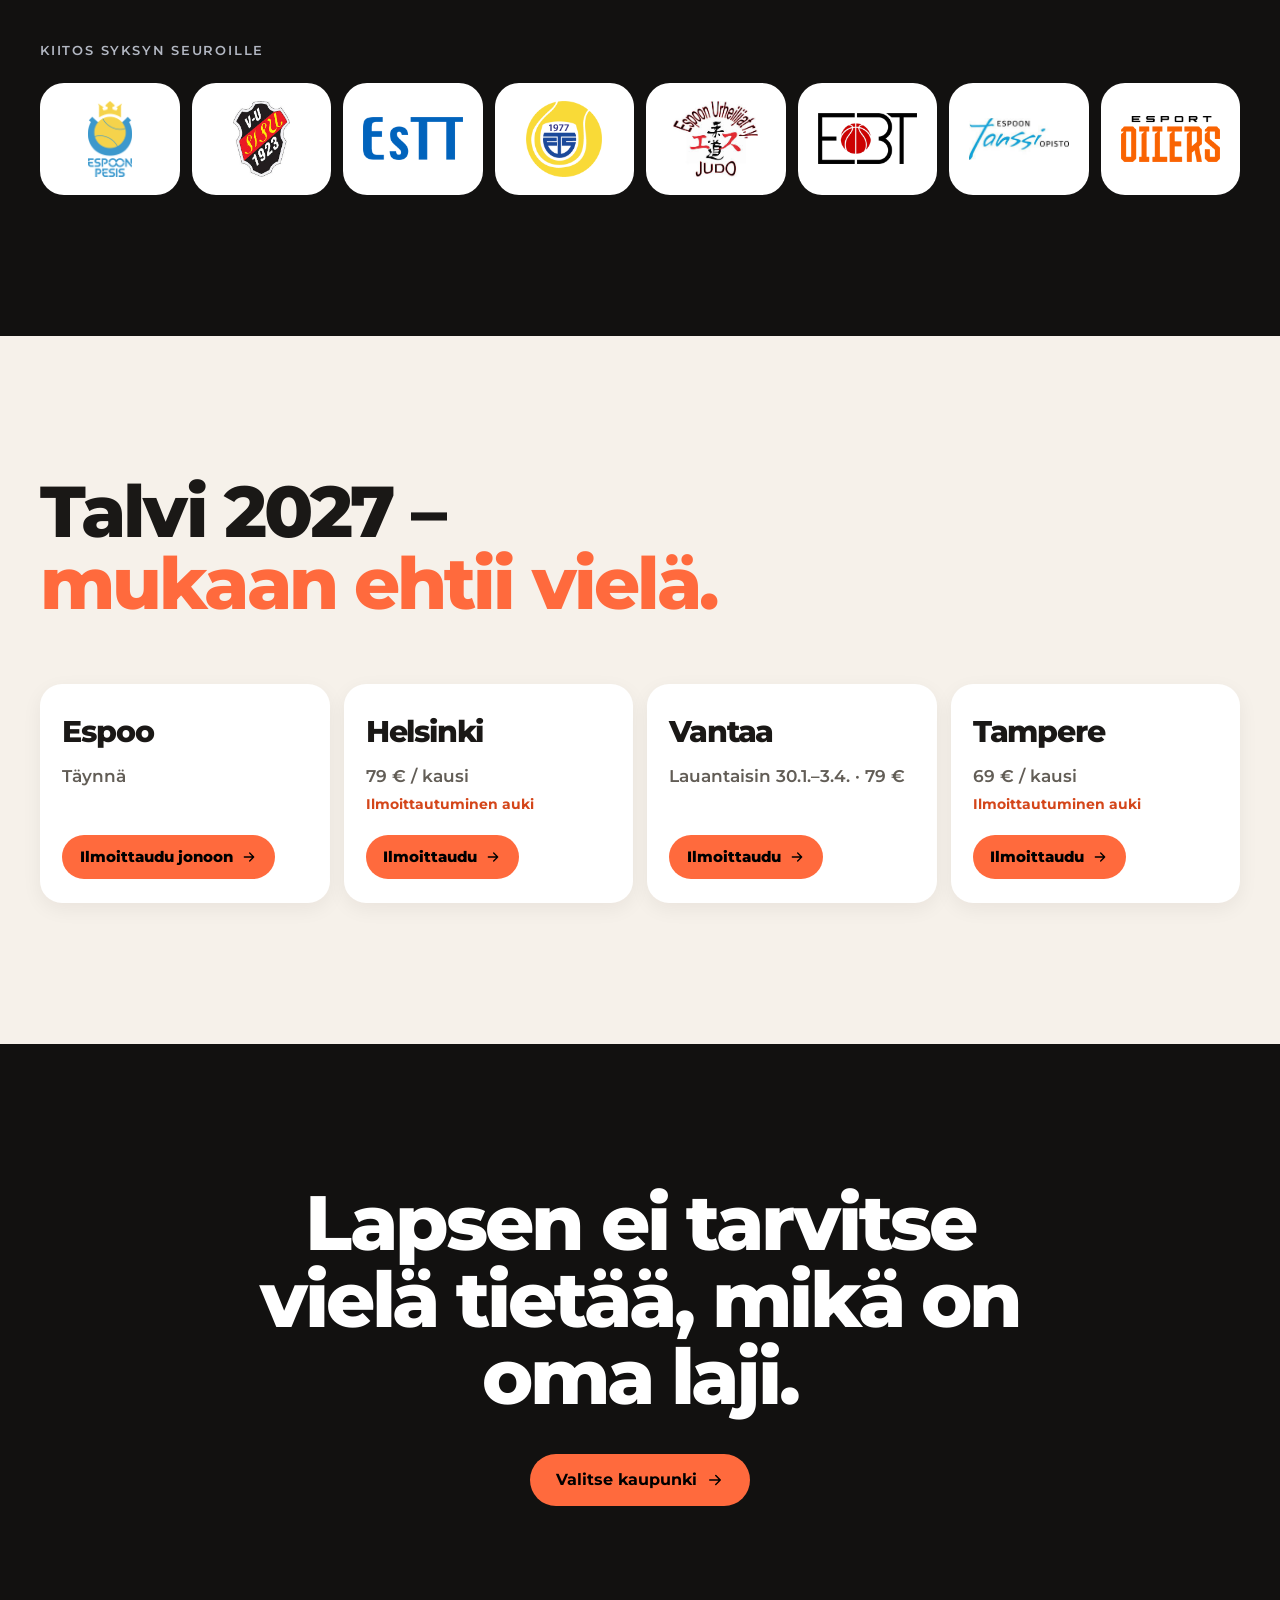
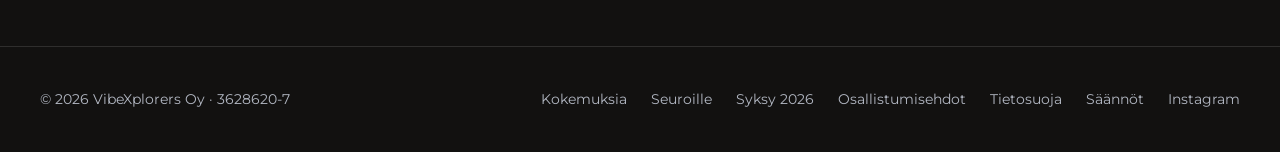
<file: kokemukset.html>
<!DOCTYPE html>
<html lang="fi">
<head>
  <meta charset="UTF-8" />
  <meta name="viewport" content="width=device-width, initial-scale=1.0" />
  <title>Kokemuksia | VibeXplorers – 8 lajin liikkari 4–6-vuotiaille</title>
  <meta name="description" content="Mitä perheet ja seurat sanoivat ensimmäisestä kaudesta Espoossa." />
  <meta name="theme-color" content="#0b0b0b" />
  <meta property="og:title" content="Kokemuksia | VibeXplorers – 8 lajin liikkari 4–6-vuotiaille" />
  <meta property="og:description" content="Mitä perheet ja seurat sanoivat ensimmäisestä kaudesta Espoossa." />
  <meta property="og:image" content="https://vibexplorers.com/share-2027.jpg" />
  <meta property="og:image:type" content="image/jpeg" />
  <meta property="og:image:width" content="1200" />
  <meta property="og:image:height" content="630" />
  <meta property="og:image:alt" content="VibeXplorers – Kokeile eri lajeja. Löydä oma juttu." />
  <meta property="og:locale" content="fi_FI" />
  <meta property="og:site_name" content="VibeXplorers" />
  <meta property="og:url" content="https://vibexplorers.com/kokemukset" />
  <link rel="canonical" href="https://vibexplorers.com/kokemukset" />
  <meta property="og:type" content="website" />
  <meta name="twitter:card" content="summary_large_image" />
  <meta name="twitter:image" content="https://vibexplorers.com/share-2027.jpg" />
  <link rel="apple-touch-icon" sizes="180x180" href="/apple-touch-icon.png">
  <link rel="icon" type="image/png" sizes="96x96" href="/favicon-96x96.png">
  <link rel="icon" type="image/svg+xml" href="/favicon.svg">
  <link rel="manifest" href="/site.webmanifest">
  <link rel="preload" as="image" href="img/hero-porukka.jpg">
  <link rel="stylesheet" href="style.css?v=8" />
</head>
<body>
  <nav class="nav" aria-label="Päävalikko">
    <div class="wrap">
      <a href="/" class="logo"><img src="logo.png" alt="" width="32" height="32" /><span>VibeXplorers</span></a>
      <ul>
        <li><a href="/espoo">Espoo</a></li><li><a href="/vantaa">Vantaa</a></li><li><a href="/tampere">Tampere</a></li><li><a href="/helsinki">Helsinki</a></li>
        <li><a href="/#kaupungit" class="cta">Ilmoittaudu</a></li>
      </ul>
    </div>
  </nav>

  <header class="hero city-hero story-hero">
    <img src="img/hero-porukka.jpg" alt="Syksyn 2026 VibeXplorers-ryhmä rivissä kentällä ohjaajien edessä, lasten kasvot sumennettu" style="object-position:50% 55%" />
    <div class="wrap">
      <span class="label">Syksy 2026 · Espoo</span>
      <h1>Ensimmäinen kausi takana. <span class="o">Tältä se tuntui.</span></h1>
      <p>Syksyllä 2026 Espoossa 28 lasta kokeili kahdeksaa lajia kahdeksassa paikallisessa seurassa. Kysyimme perheiltä ja seuroilta, miten meni.</p>
    </div>
  </header>

  <main>
    <section class="sec proof big">
      <div class="wrap">
        <div class="stats rv"><div class="stat"><b>13 / 14</b><span>perheestä suosittelisi meitä</span></div><div class="stat"><b>13</b><span>uutta harrastusta vastanneiden lasten joukosta</span></div><div class="stat"><b>14 / 14</b><span>perheestä piti kautta hintansa arvoisena</span></div></div>
        <p class="footnote">Palautekysely syksy 2026, vastaajia 14 / 28 perhettä. Harrastukset aloitettu tai alkamassa ensi vuonna.</p>
      </div>
    </section>

    <section class="sec light">
      <div class="wrap">
        <div class="head rv"><h2 class="statement">Vanhemmat kertovat.</h2></div>
        <div class="qgrid rv">
          <figure class="qcard"><svg class="qmark" viewBox="0 0 32 24" aria-hidden="true"><path d="M0 24V14C0 6 4 1.5 12 0l1.6 3.4C9 4.8 7 7.5 6.8 11H12v13H0zm19 0V14c0-8 4-12.5 12-14l1.6 3.4C28 4.8 26 7.5 25.8 11H31v13H19z" fill="currentColor"/></svg><blockquote>Lapsi tykkäsi kokeilla eri lajeja ja sanoi jokaisen jälkeen, että haluaa harrastaa tätä.</blockquote><figcaption>Vanhempi, Espoo, syksy 2026</figcaption></figure>
          <figure class="qcard"><svg class="qmark" viewBox="0 0 32 24" aria-hidden="true"><path d="M0 24V14C0 6 4 1.5 12 0l1.6 3.4C9 4.8 7 7.5 6.8 11H12v13H0zm19 0V14c0-8 4-12.5 12-14l1.6 3.4C28 4.8 26 7.5 25.8 11H31v13H19z" fill="currentColor"/></svg><blockquote>Oli tosi kiva aikuisena päästä näkemään eri seurojen toimintaa, tämä on niin hyvä konsepti!</blockquote><figcaption>Vanhempi, Espoo, syksy 2026</figcaption></figure>
          <figure class="qcard"><svg class="qmark" viewBox="0 0 32 24" aria-hidden="true"><path d="M0 24V14C0 6 4 1.5 12 0l1.6 3.4C9 4.8 7 7.5 6.8 11H12v13H0zm19 0V14c0-8 4-12.5 12-14l1.6 3.4C28 4.8 26 7.5 25.8 11H31v13H19z" fill="currentColor"/></svg><blockquote>Ihanaa, kun ei itse tarvinnut selvitellä mitään, vaan näki kaikki osoitteetkin valmiina linkkinä ja yhdessä viestissä.</blockquote><figcaption>Vanhempi, Espoo, syksy 2026</figcaption></figure>
          <figure class="qcard"><svg class="qmark" viewBox="0 0 32 24" aria-hidden="true"><path d="M0 24V14C0 6 4 1.5 12 0l1.6 3.4C9 4.8 7 7.5 6.8 11H12v13H0zm19 0V14c0-8 4-12.5 12-14l1.6 3.4C28 4.8 26 7.5 25.8 11H31v13H19z" fill="currentColor"/></svg><blockquote>Helposti tällaiset lähtee keskittymään esim. pallopeleihin, mutta tässä tuli monipuolisesti lajeja kokeiltua.</blockquote><figcaption>Vanhempi, Espoo, syksy 2026</figcaption></figure>
        </div>
      </div>
    </section>

    <section class="sec light kids">
      <div class="wrap">
        <div class="head rv"><h2 class="statement">Mitä lapselle jäi mieleen?</h2></div>
        <ul class="bubbles rv"><li class="bubble">Telinevoimistelun tramppa, tanssiopettaja, tarrat ja Olli :D</li><li class="bubble">Yleisurheilun täysi ratakierros oli huippua!</li><li class="bubble">Onnistumiset</li></ul>
      </div>
    </section>

    <section class="sec">
      <div class="wrap">
        <div class="head rv"><h2 class="statement">Seurat kertovat.</h2></div>
        <div class="qgrid two rv">
          <figure class="qcard club">
            <div class="club-head"><span class="logo-tile"><img src="img/logot/telinetaiturit.png" alt="Espoon Telinetaiturit" loading="lazy" /></span><strong>Espoon Telinetaiturit</strong></div>
            <blockquote>Ihan mahtavaa, että tavoitettiin uusia kokeilijoita ja potentiaalisia jäseniä ilman omaa markkinointia ja suoraan paikanpäälle tuotuina!</blockquote>
          </figure>
          <figure class="qcard club">
            <div class="club-head"><span class="logo-tile"><img src="img/logot/tanssiopisto.png" alt="Espoon Tanssiopisto" loading="lazy" /></span><strong>Espoon Tanssiopisto</strong></div>
            <blockquote>Kokeilu antoi vanhemmille tietoisuutta Espoon Tanssiopistosta.</blockquote>
          </figure>
        </div>
        <p class="clubs-note rv">Molemmille seuroille tuli kokeilun kautta uusia harrastajia.</p>
        <div class="partners rv" style="margin-top:clamp(3rem,6vw,5rem)">
          <span class="label">Kiitos syksyn seuroille</span>
          <div class="partner-grid wall"><span class="logo-tile" title="Espoon Pesis"><img src="img/logot/pesis.png" alt="Espoon Pesis" loading="lazy" /></span><span class="logo-tile" title="Leppävaaran Sisu"><img src="img/logot/lesi.png" alt="Leppävaaran Sisu" loading="lazy" /></span><span class="logo-tile" title="Espoon Telinetaiturit"><img src="img/logot/telinetaiturit.png" alt="Espoon Telinetaiturit" loading="lazy" /></span><span class="logo-tile" title="Espoon Tennisseura"><img src="img/logot/ets.png" alt="Espoon Tennisseura" loading="lazy" /></span><span class="logo-tile" title="Espoon Urheilijat"><img src="img/logot/eu-judo.png" alt="Espoon Urheilijat" loading="lazy" /></span><span class="logo-tile" title="Espoo Basket Team"><img src="img/logot/ebt.png" alt="Espoo Basket Team" loading="lazy" /></span><span class="logo-tile" title="Espoon Tanssiopisto"><img src="img/logot/tanssiopisto.png" alt="Espoon Tanssiopisto" loading="lazy" /></span><span class="logo-tile" title="Esport Oilers"><img src="img/logot/oilers.png" alt="Esport Oilers" loading="lazy" /></span></div>
        </div>
      </div>
    </section>

    <section class="sec light" id="talvi">
      <div class="wrap">
        <div class="head rv"><h2 class="statement">Talvi 2027 – <span class="o">mukaan ehtii vielä.</span></h2></div>
        <div class="ccards rv">
          <a href="/espoo#ilmoittaudu" class="ccard">
            <h3>Espoo</h3><span class="ccard-meta">Täynnä</span><span class="opens"></span>
            <span class="ccard-btn">Ilmoittaudu jonoon <svg viewBox="0 0 24 24" fill="none" stroke="currentColor" stroke-width="2" stroke-linecap="round" stroke-linejoin="round" aria-hidden="true"><path d="M5 12h14M13 6l6 6-6 6"/></svg></span>
          </a>
          <a href="/helsinki#ilmoittaudu" class="ccard" data-city="helsinki" data-groups="1">
            <h3>Helsinki</h3><span class="ccard-meta">79 € / kausi</span><span class="opens">Ilmoittautuminen auki</span>
            <span class="ccard-btn">Ilmoittaudu <svg viewBox="0 0 24 24" fill="none" stroke="currentColor" stroke-width="2" stroke-linecap="round" stroke-linejoin="round" aria-hidden="true"><path d="M5 12h14M13 6l6 6-6 6"/></svg></span>
          </a>
          <a href="/vantaa#ilmoittaudu" class="ccard" data-city="vantaa" data-groups="1">
            <h3>Vantaa</h3><span class="ccard-meta">Lauantaisin 30.1.–3.4. · 79 €</span><span class="opens"></span>
            <span class="ccard-btn">Ilmoittaudu <svg viewBox="0 0 24 24" fill="none" stroke="currentColor" stroke-width="2" stroke-linecap="round" stroke-linejoin="round" aria-hidden="true"><path d="M5 12h14M13 6l6 6-6 6"/></svg></span>
          </a>
          <a href="/tampere#ilmoittaudu" class="ccard" data-city="tampere" data-groups="2">
            <h3>Tampere</h3><span class="ccard-meta">69 € / kausi</span><span class="opens">Ilmoittautuminen auki</span>
            <span class="ccard-btn">Ilmoittaudu <svg viewBox="0 0 24 24" fill="none" stroke="currentColor" stroke-width="2" stroke-linecap="round" stroke-linejoin="round" aria-hidden="true"><path d="M5 12h14M13 6l6 6-6 6"/></svg></span>
          </a>
        </div>
      </div>
    </section>

    <section class="sec cta">
      <div class="wrap rv">
        <h2>Lapsen ei tarvitse vielä tietää, mikä on oma laji.</h2>
        <a href="/#kaupungit" class="btn">Valitse kaupunki <svg viewBox="0 0 24 24" fill="none" stroke="currentColor" stroke-width="2" stroke-linecap="round" stroke-linejoin="round" aria-hidden="true"><path d="M5 12h14M13 6l6 6-6 6"/></svg></a>
      </div>
    </section>
  </main>
  <script>
  /* Kaupunkilistan tilanne: auki / ryhmä täynnä / jonoon. Jos haku epäonnistuu, staattinen teksti jää. */
  (function () {
    var API = 'https://script.google.com/macros/s/AKfycbxaE8k7ecQkRbApqkRnJxMLZdKQ932snYAb1148hZ644TEFt3Ra5DZ1m1UEX1Vsi7Tr/exec', PER = 27;
    document.querySelectorAll('.ccard[data-city]').forEach(function (row) {
      var el = row.querySelector('.opens'), g = Number(row.getAttribute('data-groups')) || 1;
      if (!el || !window.fetch) return;
      fetch(API + '?action=status&city=' + row.getAttribute('data-city')).then(function (r) { return r.json(); }).then(function (s) {
        if (!s.ok) return;
        if (s.state === 'open') {
          var full = g > 1 && (g * PER - s.free) >= PER;
          el.textContent = full ? 'Ilmoittautuminen auki · 1. ryhmä täynnä' : 'Ilmoittautuminen auki';
        } else if (s.state === 'queue') {
          el.textContent = 'Ryhmät täynnä · liity jonoon';
        } else if (s.state === 'closed') {
          el.textContent = 'Ilmoittautuminen päättynyt';
        }
      }).catch(function () {});
    });
  })();
  </script>
  <footer>
    <div class="wrap">
      <span>&copy; 2026 VibeXplorers Oy · 3628620-7</span>
      <nav aria-label="Alatunniste">
        <a href="/kokemukset">Kokemuksia</a>
        <a href="/seuroille">Seuroille</a>
        <a href="/syksy">Syksy 2026</a>
        <a href="vibexplorers-osallistumisehdot.pdf" target="_blank" rel="noopener noreferrer">Osallistumisehdot</a>
        <a href="vibexplorers-tietosuojaseloste.pdf" target="_blank" rel="noopener noreferrer">Tietosuoja</a>
        <a href="vibexplorers-saannot.pdf" target="_blank" rel="noopener noreferrer">Säännöt</a>
        <a href="https://www.instagram.com/vibexplorers_/" target="_blank" rel="noopener noreferrer">Instagram</a>
      </nav>
    </div>
  </footer>
  <script>
    (function () {
      var nav = document.querySelector('.nav');
      var onScroll = function () { nav.classList.toggle('solid', window.scrollY > 40); };
      onScroll(); window.addEventListener('scroll', onScroll, { passive: true });
      var els = document.querySelectorAll('.rv');
      if (!('IntersectionObserver' in window)) { els.forEach(function (el) { el.classList.add('in'); }); return; }
      var io = new IntersectionObserver(function (entries) {
        entries.forEach(function (en) { if (en.isIntersecting) { en.target.classList.add('in'); io.unobserve(en.target); } });
      }, { rootMargin: '0px 0px -8% 0px' });
      els.forEach(function (el) { io.observe(el); });
    })();
  </script>
</body>
</html>
</file>
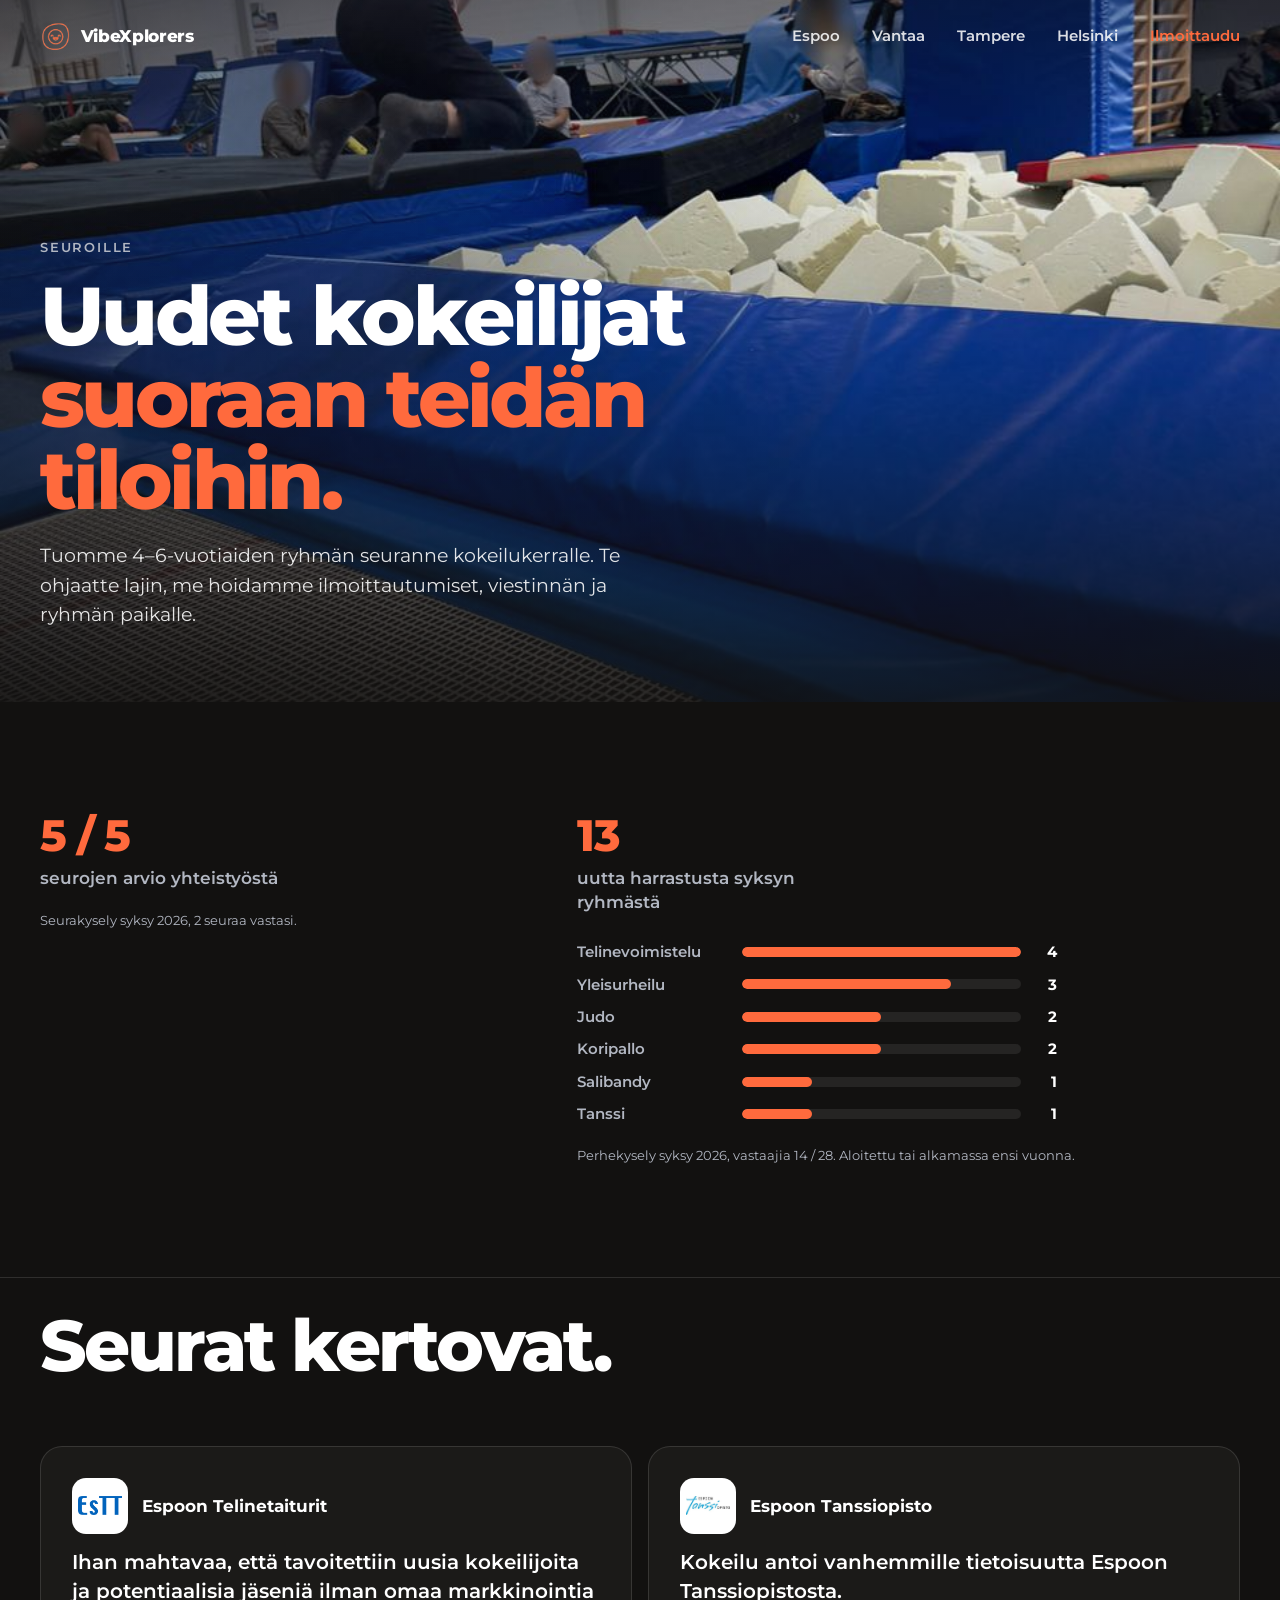
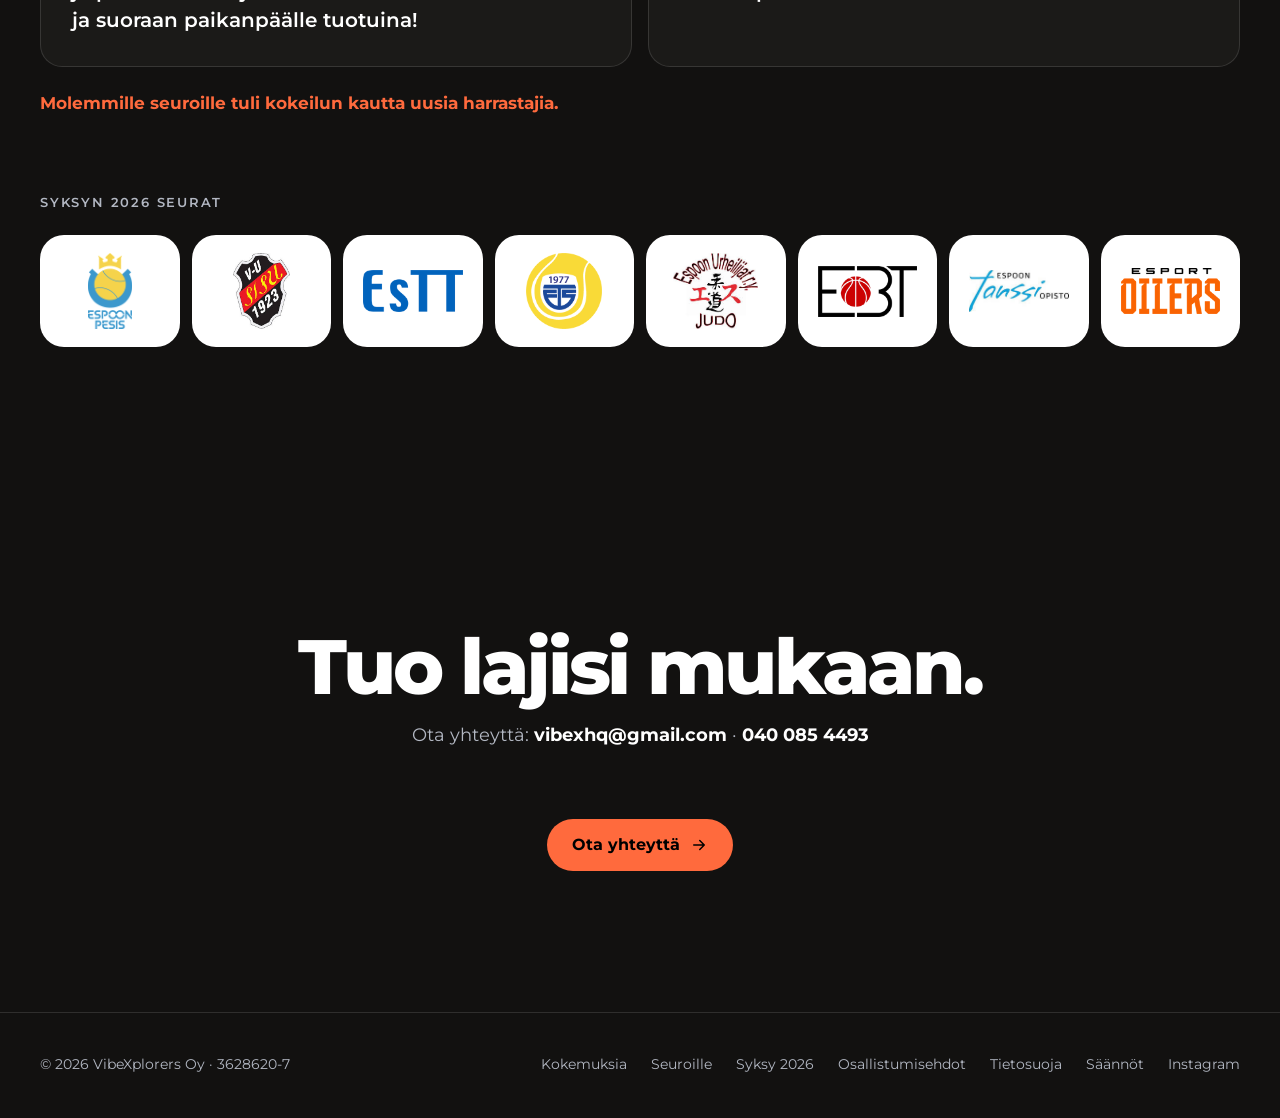
<file: seuroille.html>
<!DOCTYPE html>
<html lang="fi">
<head>
  <meta charset="UTF-8" />
  <meta name="viewport" content="width=device-width, initial-scale=1.0" />
  <title>Seuroille | VibeXplorers – 8 lajin liikkari 4–6-vuotiaille</title>
  <meta name="description" content="VibeXplorers tuo 4–6-vuotiaiden ryhmän seuranne kokeilukerralle. Syksyn 2026 seurojen kokemukset ja tulokset." />
  <meta name="theme-color" content="#0b0b0b" />
  <meta property="og:title" content="Seuroille | VibeXplorers – 8 lajin liikkari 4–6-vuotiaille" />
  <meta property="og:description" content="VibeXplorers tuo 4–6-vuotiaiden ryhmän seuranne kokeilukerralle. Syksyn 2026 seurojen kokemukset ja tulokset." />
  <meta property="og:image" content="https://vibexplorers.com/share-2027.jpg" />
  <meta property="og:image:type" content="image/jpeg" />
  <meta property="og:image:width" content="1200" />
  <meta property="og:image:height" content="630" />
  <meta property="og:image:alt" content="VibeXplorers – Kokeile eri lajeja. Löydä oma juttu." />
  <meta property="og:locale" content="fi_FI" />
  <meta property="og:site_name" content="VibeXplorers" />
  <meta property="og:url" content="https://vibexplorers.com/seuroille" />
  <link rel="canonical" href="https://vibexplorers.com/seuroille" />
  <meta property="og:type" content="website" />
  <meta name="twitter:card" content="summary_large_image" />
  <meta name="twitter:image" content="https://vibexplorers.com/share-2027.jpg" />
  <link rel="apple-touch-icon" sizes="180x180" href="/apple-touch-icon.png">
  <link rel="icon" type="image/png" sizes="96x96" href="/favicon-96x96.png">
  <link rel="icon" type="image/svg+xml" href="/favicon.svg">
  <link rel="manifest" href="/site.webmanifest">
  <link rel="preload" as="image" href="img/kuva-trampoliini.jpg">
  <link rel="stylesheet" href="style.css?v=8" />
</head>
<body>
  <nav class="nav" aria-label="Päävalikko">
    <div class="wrap">
      <a href="/" class="logo"><img src="logo.png" alt="" width="32" height="32" /><span>VibeXplorers</span></a>
      <ul>
        <li><a href="/espoo">Espoo</a></li><li><a href="/vantaa">Vantaa</a></li><li><a href="/tampere">Tampere</a></li><li><a href="/helsinki">Helsinki</a></li>
        <li><a href="/#kaupungit" class="cta">Ilmoittaudu</a></li>
      </ul>
    </div>
  </nav>

  <header class="hero city-hero story-hero">
    <img src="img/kuva-trampoliini.jpg" alt="Lapsi hyppää trampoliinilla telinevoimistelukerralla, kasvot sumennettu" style="object-position:50% 50%" />
    <div class="wrap">
      <span class="label">Seuroille</span>
      <h1>Uudet kokeilijat <span class="o">suoraan teidän tiloihin.</span></h1>
      <p>Tuomme 4–6-vuotiaiden ryhmän seuranne kokeilukerralle. Te ohjaatte lajin, me hoidamme ilmoittautumiset, viestinnän ja ryhmän paikalle.</p>
    </div>
  </header>

  <main>
    <section class="sec proof big">
      <div class="wrap">
        <div class="club-stats rv">
          <div>
            <div class="stat"><b>5 / 5</b><span>seurojen arvio yhteistyöstä</span></div>
            <p class="footnote">Seurakysely syksy 2026, 2 seuraa vastasi.</p>
          </div>
          <div>
            <div class="stat"><b>13</b><span>uutta harrastusta syksyn ryhmästä</span></div>
            <ul class="bysport"><li><span class="bs-name">Telinevoimistelu</span><span class="bs-bar"><i style="width:100%"></i></span><b>4</b></li><li><span class="bs-name">Yleisurheilu</span><span class="bs-bar"><i style="width:75%"></i></span><b>3</b></li><li><span class="bs-name">Judo</span><span class="bs-bar"><i style="width:50%"></i></span><b>2</b></li><li><span class="bs-name">Koripallo</span><span class="bs-bar"><i style="width:50%"></i></span><b>2</b></li><li><span class="bs-name">Salibandy</span><span class="bs-bar"><i style="width:25%"></i></span><b>1</b></li><li><span class="bs-name">Tanssi</span><span class="bs-bar"><i style="width:25%"></i></span><b>1</b></li></ul>
            <p class="footnote">Perhekysely syksy 2026, vastaajia 14 / 28. Aloitettu tai alkamassa ensi vuonna.</p>
          </div>
        </div>
      </div>
    </section>

    <section class="sec" style="border-top:0;padding-top:clamp(1rem,3vw,2rem)">
      <div class="wrap">
        <div class="head rv"><h2 class="statement">Seurat kertovat.</h2></div>
        <div class="qgrid two rv">
          <figure class="qcard club">
            <div class="club-head"><span class="logo-tile"><img src="img/logot/telinetaiturit.png" alt="Espoon Telinetaiturit" loading="lazy" /></span><strong>Espoon Telinetaiturit</strong></div>
            <blockquote>Ihan mahtavaa, että tavoitettiin uusia kokeilijoita ja potentiaalisia jäseniä ilman omaa markkinointia ja suoraan paikanpäälle tuotuina!</blockquote>
          </figure>
          <figure class="qcard club">
            <div class="club-head"><span class="logo-tile"><img src="img/logot/tanssiopisto.png" alt="Espoon Tanssiopisto" loading="lazy" /></span><strong>Espoon Tanssiopisto</strong></div>
            <blockquote>Kokeilu antoi vanhemmille tietoisuutta Espoon Tanssiopistosta.</blockquote>
          </figure>
        </div>
        <p class="clubs-note rv">Molemmille seuroille tuli kokeilun kautta uusia harrastajia.</p>
        <div class="partners rv" style="margin-top:clamp(3rem,6vw,5rem)">
          <span class="label">Syksyn 2026 seurat</span>
          <div class="partner-grid wall"><span class="logo-tile" title="Espoon Pesis"><img src="img/logot/pesis.png" alt="Espoon Pesis" loading="lazy" /></span><span class="logo-tile" title="Leppävaaran Sisu"><img src="img/logot/lesi.png" alt="Leppävaaran Sisu" loading="lazy" /></span><span class="logo-tile" title="Espoon Telinetaiturit"><img src="img/logot/telinetaiturit.png" alt="Espoon Telinetaiturit" loading="lazy" /></span><span class="logo-tile" title="Espoon Tennisseura"><img src="img/logot/ets.png" alt="Espoon Tennisseura" loading="lazy" /></span><span class="logo-tile" title="Espoon Urheilijat"><img src="img/logot/eu-judo.png" alt="Espoon Urheilijat" loading="lazy" /></span><span class="logo-tile" title="Espoo Basket Team"><img src="img/logot/ebt.png" alt="Espoo Basket Team" loading="lazy" /></span><span class="logo-tile" title="Espoon Tanssiopisto"><img src="img/logot/tanssiopisto.png" alt="Espoon Tanssiopisto" loading="lazy" /></span><span class="logo-tile" title="Esport Oilers"><img src="img/logot/oilers.png" alt="Esport Oilers" loading="lazy" /></span></div>
        </div>
      </div>
    </section>

    <section class="sec cta">
      <div class="wrap rv">
        <h2>Tuo lajisi mukaan.</h2>
        <p class="sub" style="margin:1rem auto 2rem">Ota yhteyttä: <a href="mailto:vibexhq@gmail.com" style="color:var(--white);font-weight:700">vibexhq@gmail.com</a> · <a href="tel:+358400854493" style="color:var(--white);font-weight:700">040 085 4493</a></p>
        <a href="mailto:vibexhq@gmail.com?subject=Seurayhteisty%C3%B6" class="btn">Ota yhteyttä <svg viewBox="0 0 24 24" fill="none" stroke="currentColor" stroke-width="2" stroke-linecap="round" stroke-linejoin="round" aria-hidden="true"><path d="M5 12h14M13 6l6 6-6 6"/></svg></a>
      </div>
    </section>
  </main>

  <footer>
    <div class="wrap">
      <span>&copy; 2026 VibeXplorers Oy · 3628620-7</span>
      <nav aria-label="Alatunniste">
        <a href="/kokemukset">Kokemuksia</a>
        <a href="/seuroille">Seuroille</a>
        <a href="/syksy">Syksy 2026</a>
        <a href="vibexplorers-osallistumisehdot.pdf" target="_blank" rel="noopener noreferrer">Osallistumisehdot</a>
        <a href="vibexplorers-tietosuojaseloste.pdf" target="_blank" rel="noopener noreferrer">Tietosuoja</a>
        <a href="vibexplorers-saannot.pdf" target="_blank" rel="noopener noreferrer">Säännöt</a>
        <a href="https://www.instagram.com/vibexplorers_/" target="_blank" rel="noopener noreferrer">Instagram</a>
      </nav>
    </div>
  </footer>
  <script>
    (function () {
      var nav = document.querySelector('.nav');
      var onScroll = function () { nav.classList.toggle('solid', window.scrollY > 40); };
      onScroll(); window.addEventListener('scroll', onScroll, { passive: true });
      var els = document.querySelectorAll('.rv');
      if (!('IntersectionObserver' in window)) { els.forEach(function (el) { el.classList.add('in'); }); return; }
      var io = new IntersectionObserver(function (entries) {
        entries.forEach(function (en) { if (en.isIntersecting) { en.target.classList.add('in'); io.unobserve(en.target); } });
      }, { rootMargin: '0px 0px -8% 0px' });
      els.forEach(function (el) { io.observe(el); });
    })();
  </script>
</body>
</html>
</file>
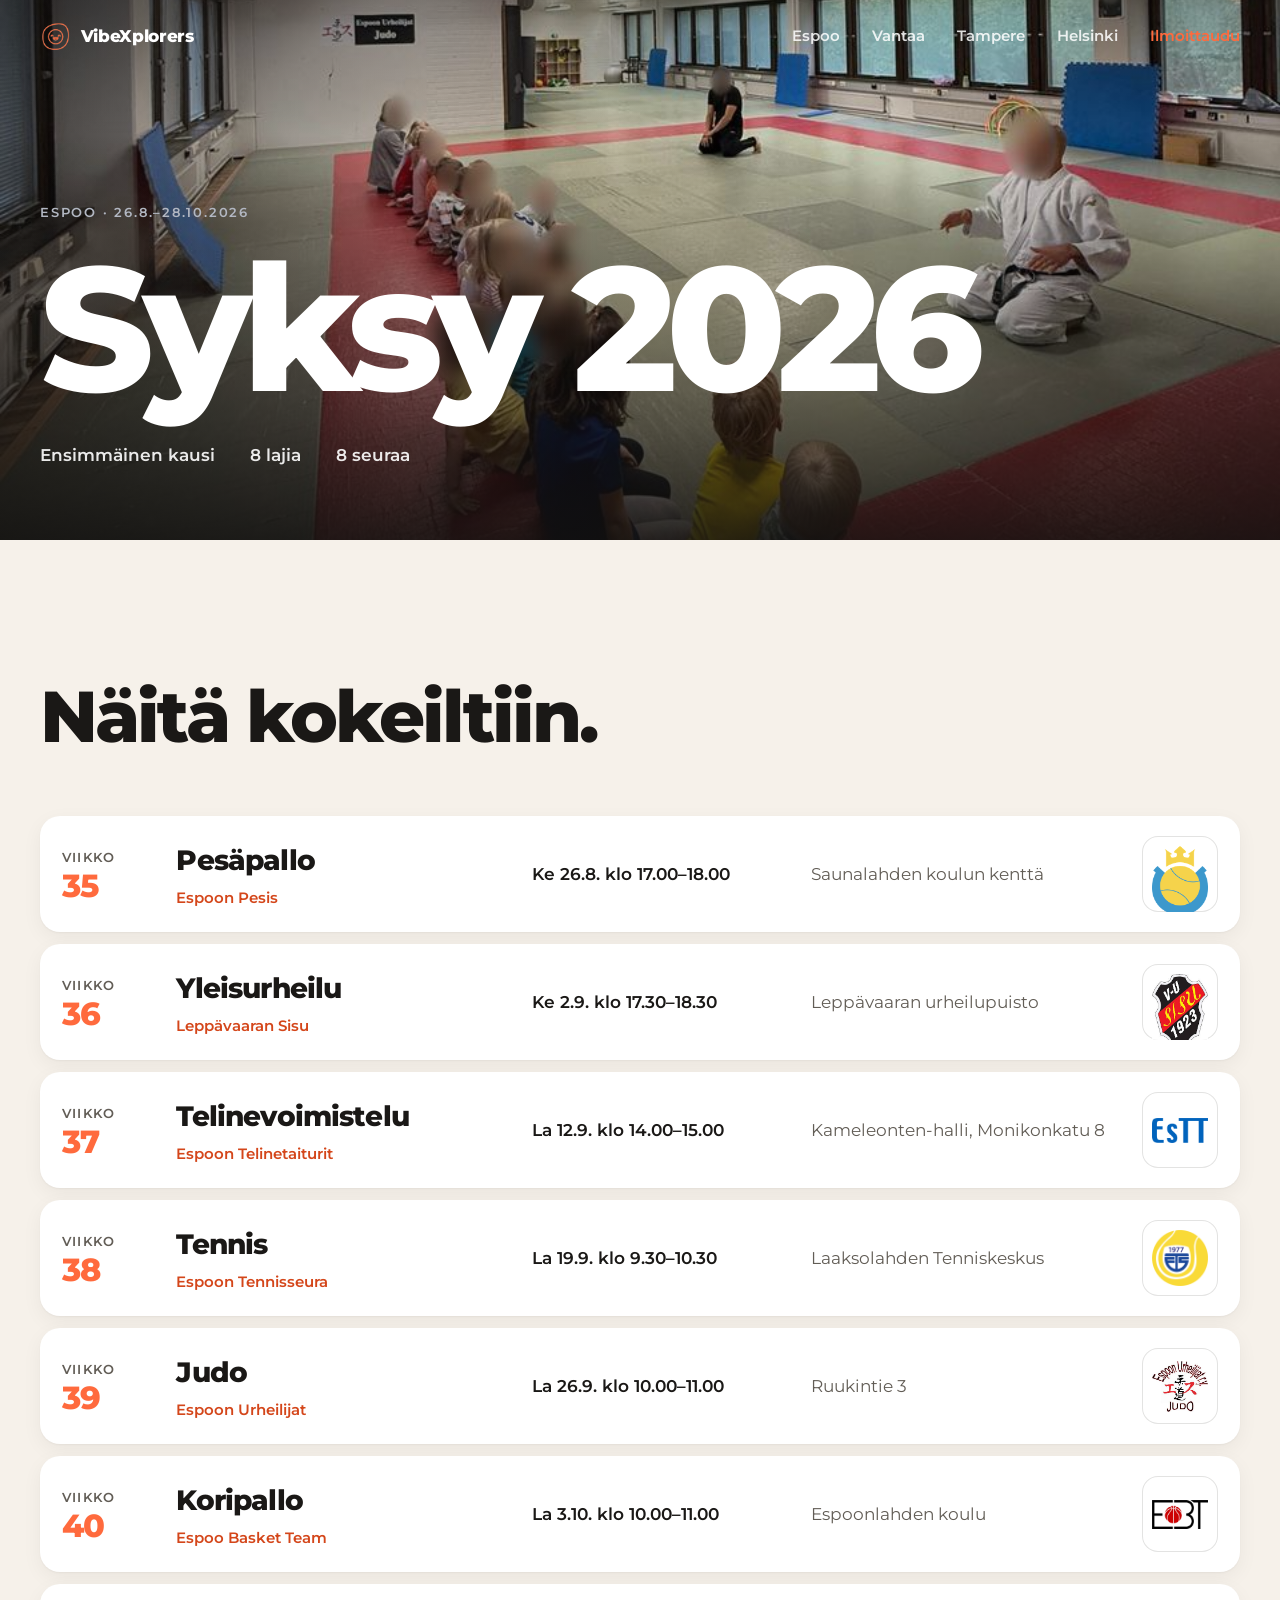
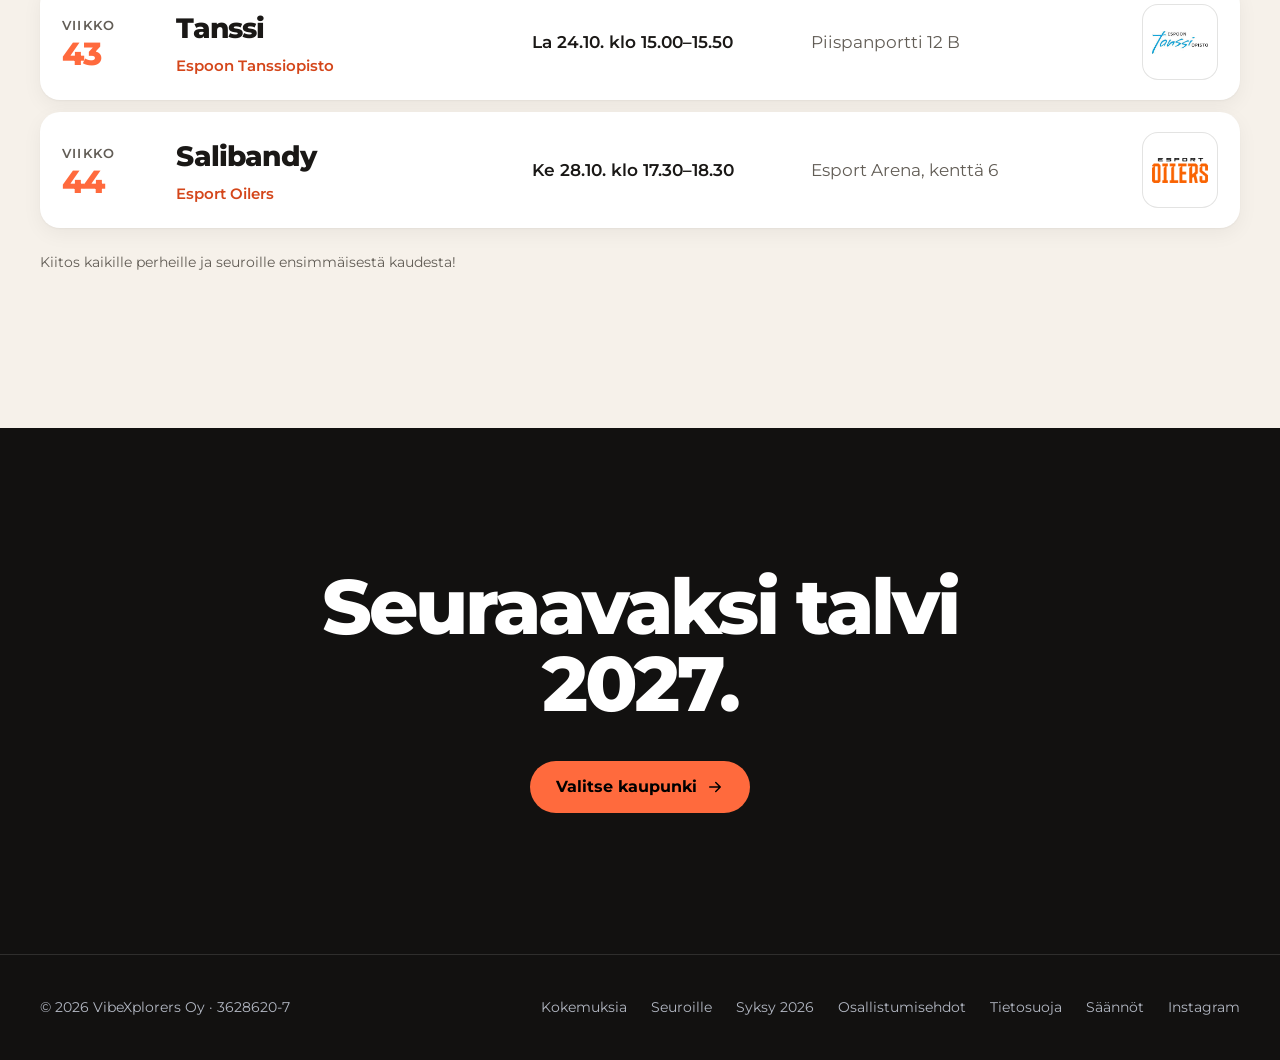
<file: syksy.html>
<!DOCTYPE html>
<html lang="fi">
<head>
  <meta charset="UTF-8" />
  <meta name="viewport" content="width=device-width, initial-scale=1.0" />
  <title>VibeXplorers Espoo – Syksy 2026</title>
  <meta name="description" content="Ensimmäinen VibeXplorers-kausi Espoossa syksyllä 2026: 8 lajia ja 8 paikallista seuraa." />
  <meta name="theme-color" content="#0b0b0b" />
  <meta property="og:title" content="VibeXplorers Espoo – Syksy 2026" />
  <meta property="og:description" content="Ensimmäinen VibeXplorers-kausi Espoossa syksyllä 2026: 8 lajia ja 8 paikallista seuraa." />
  <meta property="og:image" content="https://vibexplorers.com/share-2027.jpg" />
  <meta property="og:image:type" content="image/jpeg" />
  <meta property="og:image:width" content="1200" />
  <meta property="og:image:height" content="630" />
  <meta property="og:image:alt" content="VibeXplorers – Kokeile eri lajeja. Löydä oma juttu." />
  <meta property="og:locale" content="fi_FI" />
  <meta property="og:site_name" content="VibeXplorers" />
  <meta property="og:url" content="https://vibexplorers.com/syksy" />
  <link rel="canonical" href="https://vibexplorers.com/syksy" />
  <meta property="og:type" content="website" />
  <meta name="twitter:card" content="summary_large_image" />
  <meta name="twitter:image" content="https://vibexplorers.com/share-2027.jpg" />
  <link rel="apple-touch-icon" sizes="180x180" href="/apple-touch-icon.png">
  <link rel="icon" type="image/png" sizes="96x96" href="/favicon-96x96.png">
  <link rel="icon" type="image/svg+xml" href="/favicon.svg">
  <link rel="manifest" href="/site.webmanifest">
  <link rel="preload" as="image" href="img/kuva-judo.jpg">
  <link rel="stylesheet" href="style.css?v=8" />
</head>
<body>
  <nav class="nav" aria-label="Päävalikko">
    <div class="wrap">
      <a href="/" class="logo"><img src="logo.png" alt="" width="32" height="32" /><span>VibeXplorers</span></a>
      <ul>
        <li><a href="/espoo">Espoo</a></li><li><a href="/vantaa">Vantaa</a></li><li><a href="/tampere">Tampere</a></li><li><a href="/helsinki">Helsinki</a></li>
        <li><a href="/#kaupungit" class="cta">Ilmoittaudu</a></li>
      </ul>
    </div>
  </nav>

  <header class="hero city-hero fall-hero">
    <img src="img/kuva-judo.jpg" alt="" style="object-position:50% 70%" />
    <div class="wrap">
      <span class="label">Espoo · 26.8.–28.10.2026</span>
      <h1>Syksy 2026</h1>
      <div class="facts"><span>Ensimmäinen kausi</span><span>8 lajia</span><span>8 seuraa</span></div>
    </div>
  </header>

  <main>
    <section class="sec light">
      <div class="wrap">
        <div class="head rv"><h2 class="statement">Näitä kokeiltiin.</h2></div>
        <div class="program fall">
        <div class="row"><div class="wk">Viikko<b>35</b></div><div><h3>Pesäpallo</h3><div class="club">Espoon Pesis</div></div><div class="time">Ke 26.8. klo 17.00–18.00</div><div class="place">Saunalahden koulun kenttä</div><div class="logo-tile"><img src="img/logot/pesis.png" alt="Espoon Pesis" loading="lazy" /></div></div>
        <div class="row"><div class="wk">Viikko<b>36</b></div><div><h3>Yleisurheilu</h3><div class="club">Leppävaaran Sisu</div></div><div class="time">Ke 2.9. klo 17.30–18.30</div><div class="place">Leppävaaran urheilupuisto</div><div class="logo-tile"><img src="img/logot/lesi.png" alt="Leppävaaran Sisu" loading="lazy" /></div></div>
        <div class="row"><div class="wk">Viikko<b>37</b></div><div><h3>Teline­voimistelu</h3><div class="club">Espoon Telinetaiturit</div></div><div class="time">La 12.9. klo 14.00–15.00</div><div class="place">Kameleonten-halli, Monikonkatu 8</div><div class="logo-tile"><img src="img/logot/telinetaiturit.png" alt="Espoon Telinetaiturit" loading="lazy" /></div></div>
        <div class="row"><div class="wk">Viikko<b>38</b></div><div><h3>Tennis</h3><div class="club">Espoon Tennisseura</div></div><div class="time">La 19.9. klo 9.30–10.30</div><div class="place">Laaksolahden Tenniskeskus</div><div class="logo-tile"><img src="img/logot/ets.png" alt="Espoon Tennisseura" loading="lazy" /></div></div>
        <div class="row"><div class="wk">Viikko<b>39</b></div><div><h3>Judo</h3><div class="club">Espoon Urheilijat</div></div><div class="time">La 26.9. klo 10.00–11.00</div><div class="place">Ruukintie 3</div><div class="logo-tile"><img src="img/logot/eu-judo.png" alt="Espoon Urheilijat" loading="lazy" /></div></div>
        <div class="row"><div class="wk">Viikko<b>40</b></div><div><h3>Koripallo</h3><div class="club">Espoo Basket Team</div></div><div class="time">La 3.10. klo 10.00–11.00</div><div class="place">Espoonlahden koulu</div><div class="logo-tile"><img src="img/logot/ebt.png" alt="Espoo Basket Team" loading="lazy" /></div></div>
        <div class="row"><div class="wk">Viikko<b>43</b></div><div><h3>Tanssi</h3><div class="club">Espoon Tanssiopisto</div></div><div class="time">La 24.10. klo 15.00–15.50</div><div class="place">Piispanportti 12 B</div><div class="logo-tile"><img src="img/logot/tanssiopisto.png" alt="Espoon Tanssiopisto" loading="lazy" /></div></div>
        <div class="row"><div class="wk">Viikko<b>44</b></div><div><h3>Salibandy</h3><div class="club">Esport Oilers</div></div><div class="time">Ke 28.10. klo 17.30–18.30</div><div class="place">Esport Arena, kenttä 6</div><div class="logo-tile"><img src="img/logot/oilers.png" alt="Esport Oilers" loading="lazy" /></div></div>
        </div>
        <p class="note">Kiitos kaikille perheille ja seuroille ensimmäisestä kaudesta!</p>
      </div>
    </section>

    <section class="sec cta">
      <div class="wrap rv">
        <h2>Seuraavaksi talvi 2027.</h2>
        <a href="/#kaupungit" class="btn">Valitse kaupunki <svg viewBox="0 0 24 24" fill="none" stroke="currentColor" stroke-width="2" stroke-linecap="round" stroke-linejoin="round" aria-hidden="true"><path d="M5 12h14M13 6l6 6-6 6"/></svg></a>
      </div>
    </section>
  </main>

  <footer>
    <div class="wrap">
      <span>&copy; 2026 VibeXplorers Oy · 3628620-7</span>
      <nav aria-label="Alatunniste">
        <a href="/kokemukset">Kokemuksia</a>
        <a href="/seuroille">Seuroille</a>
        <a href="/syksy">Syksy 2026</a>
        <a href="vibexplorers-osallistumisehdot.pdf" target="_blank" rel="noopener noreferrer">Osallistumisehdot</a>
        <a href="vibexplorers-tietosuojaseloste.pdf" target="_blank" rel="noopener noreferrer">Tietosuoja</a>
        <a href="vibexplorers-saannot.pdf" target="_blank" rel="noopener noreferrer">Säännöt</a>
        <a href="https://www.instagram.com/vibexplorers_/" target="_blank" rel="noopener noreferrer">Instagram</a>
      </nav>
    </div>
  </footer>
  <script>
    (function () {
      var nav = document.querySelector('.nav');
      var onScroll = function () { nav.classList.toggle('solid', window.scrollY > 40); };
      onScroll(); window.addEventListener('scroll', onScroll, { passive: true });
      var els = document.querySelectorAll('.rv');
      if (!('IntersectionObserver' in window)) { els.forEach(function (el) { el.classList.add('in'); }); return; }
      var io = new IntersectionObserver(function (entries) {
        entries.forEach(function (en) { if (en.isIntersecting) { en.target.classList.add('in'); io.unobserve(en.target); } });
      }, { rootMargin: '0px 0px -8% 0px' });
      els.forEach(function (el) { io.observe(el); });
    })();
  </script>
</body>
</html>
</file>
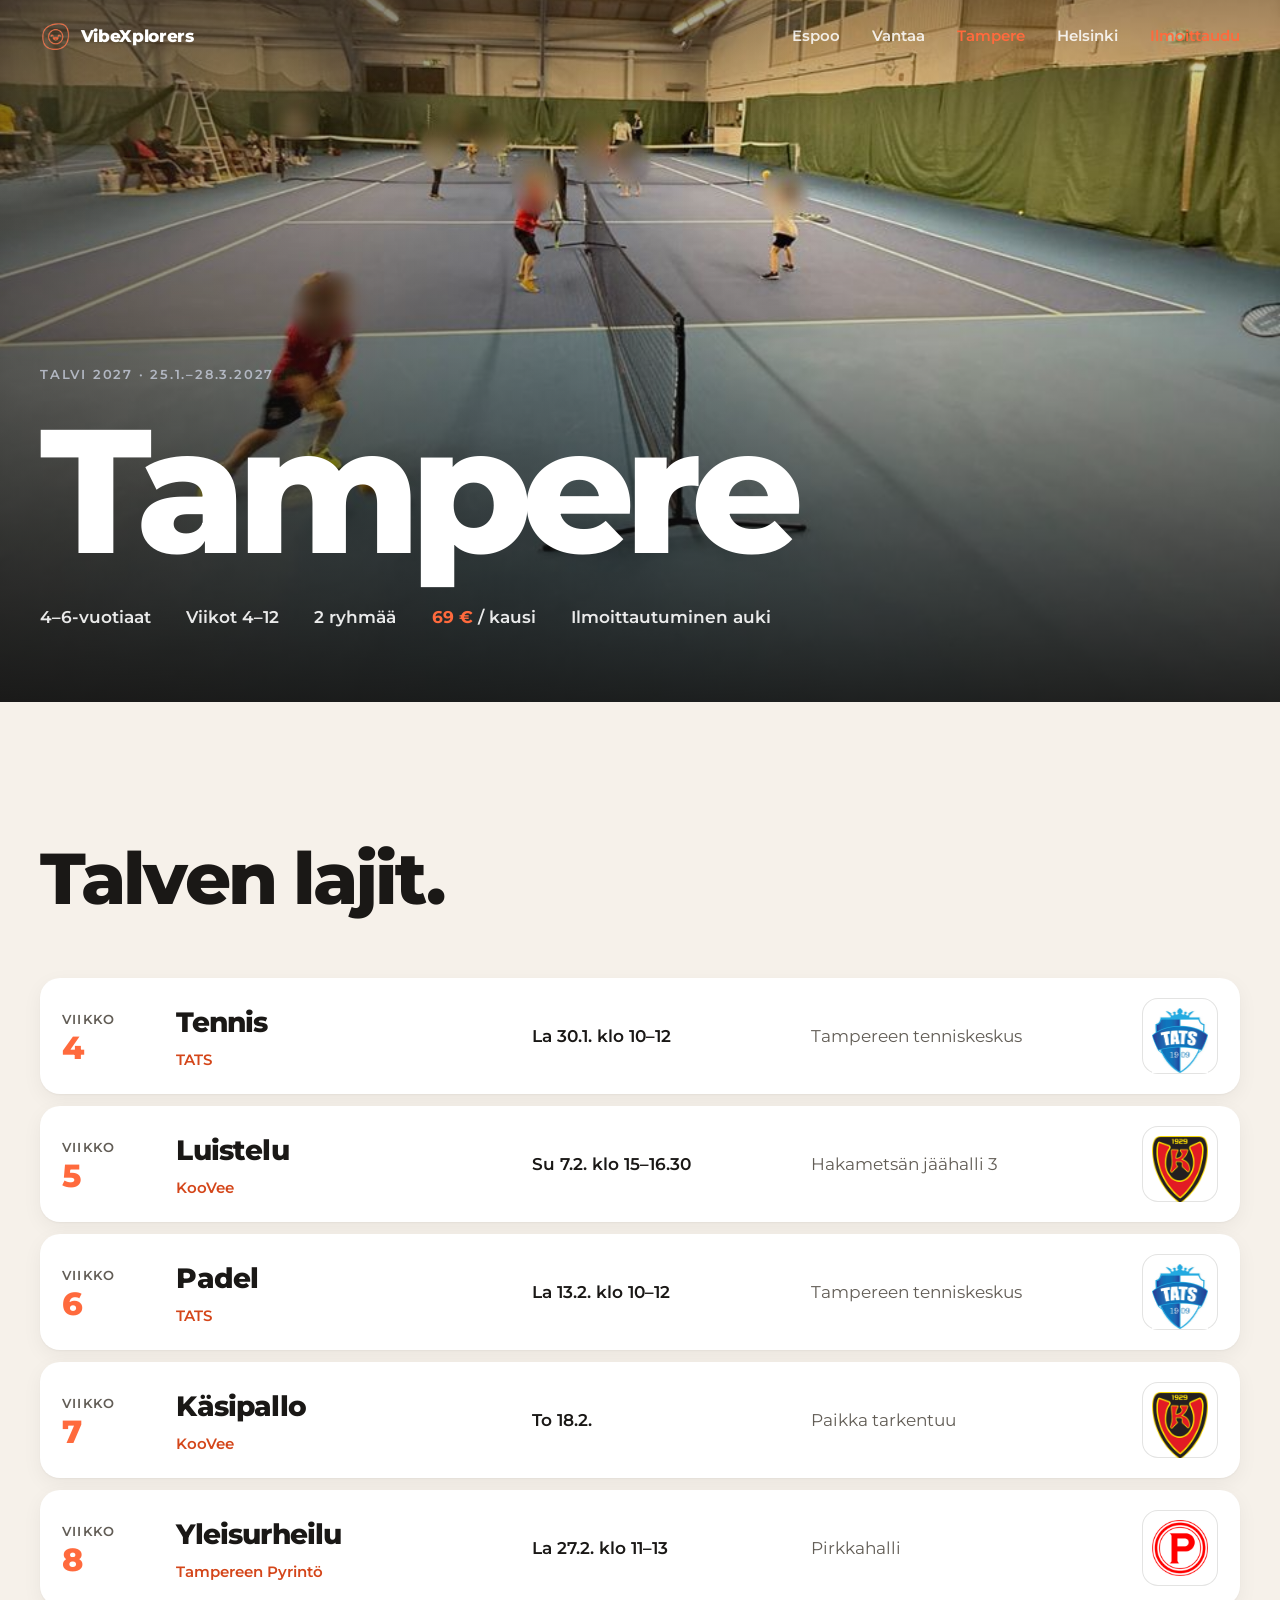
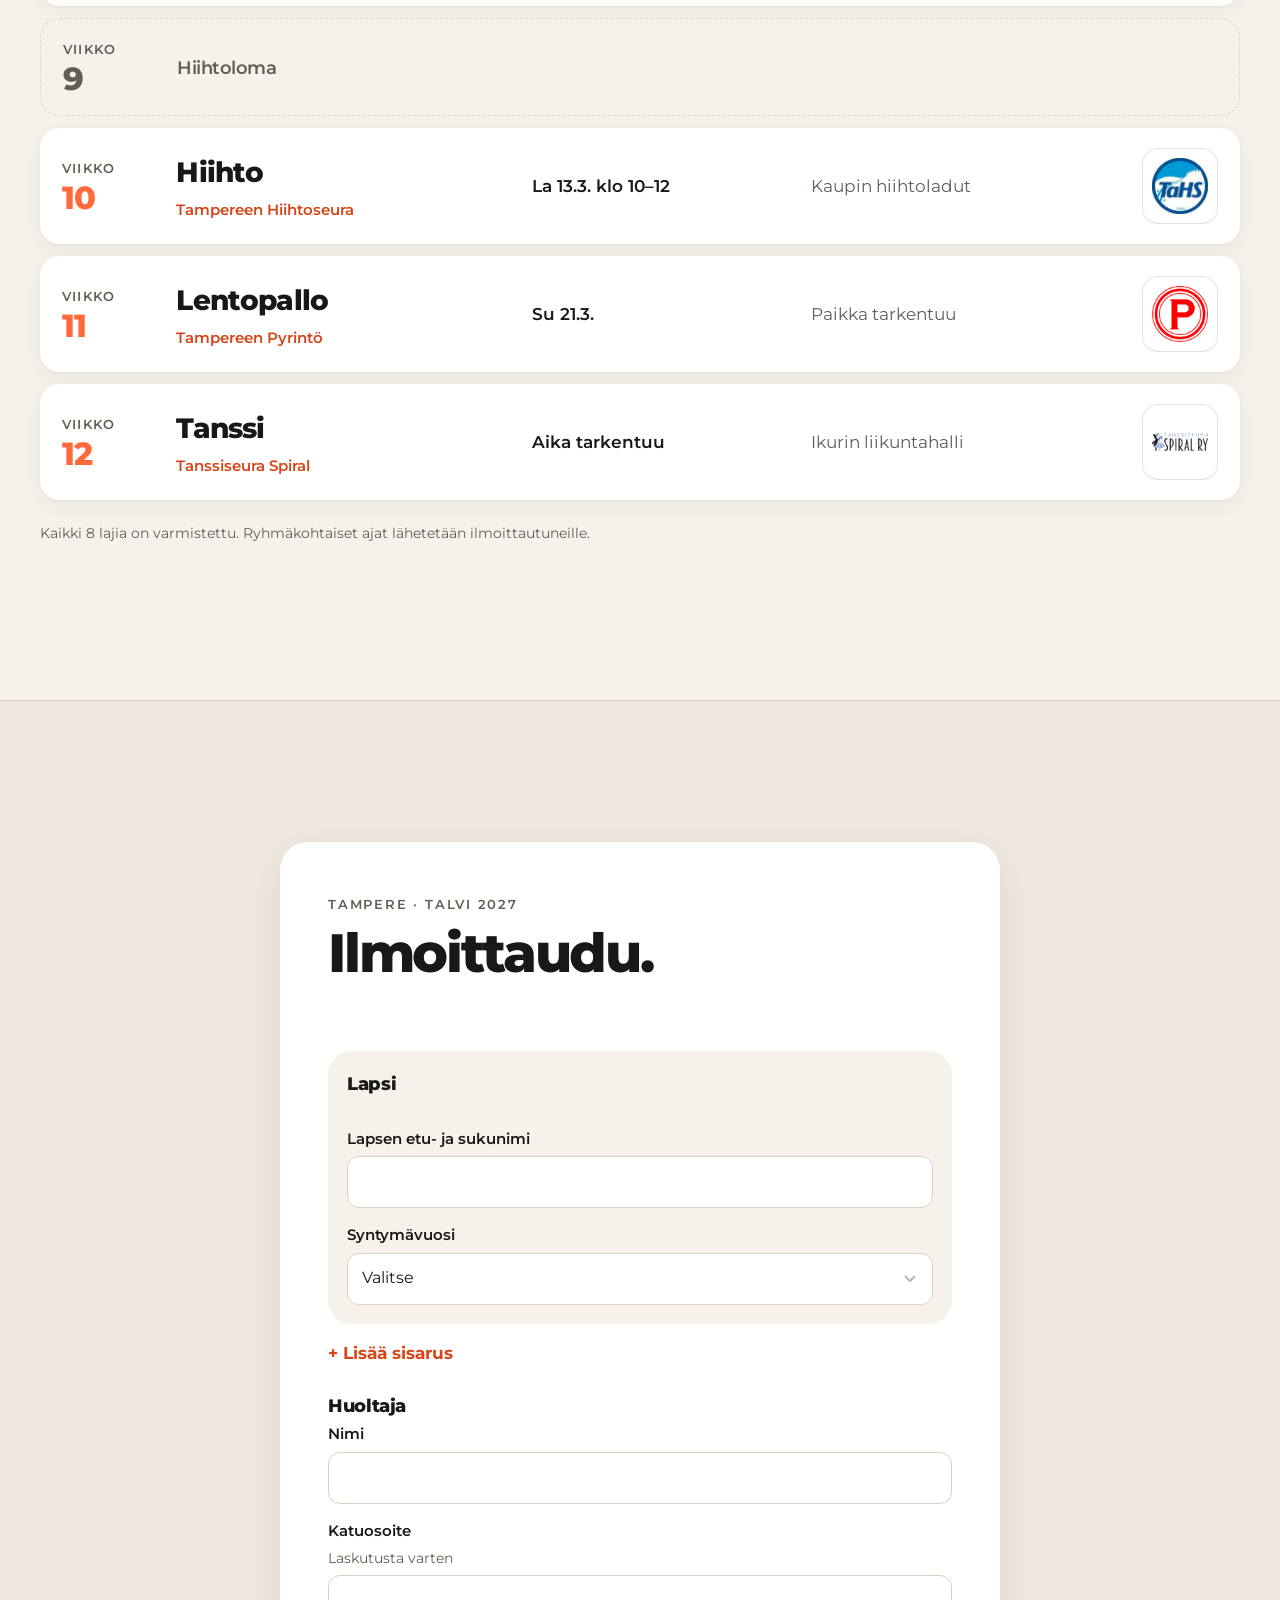
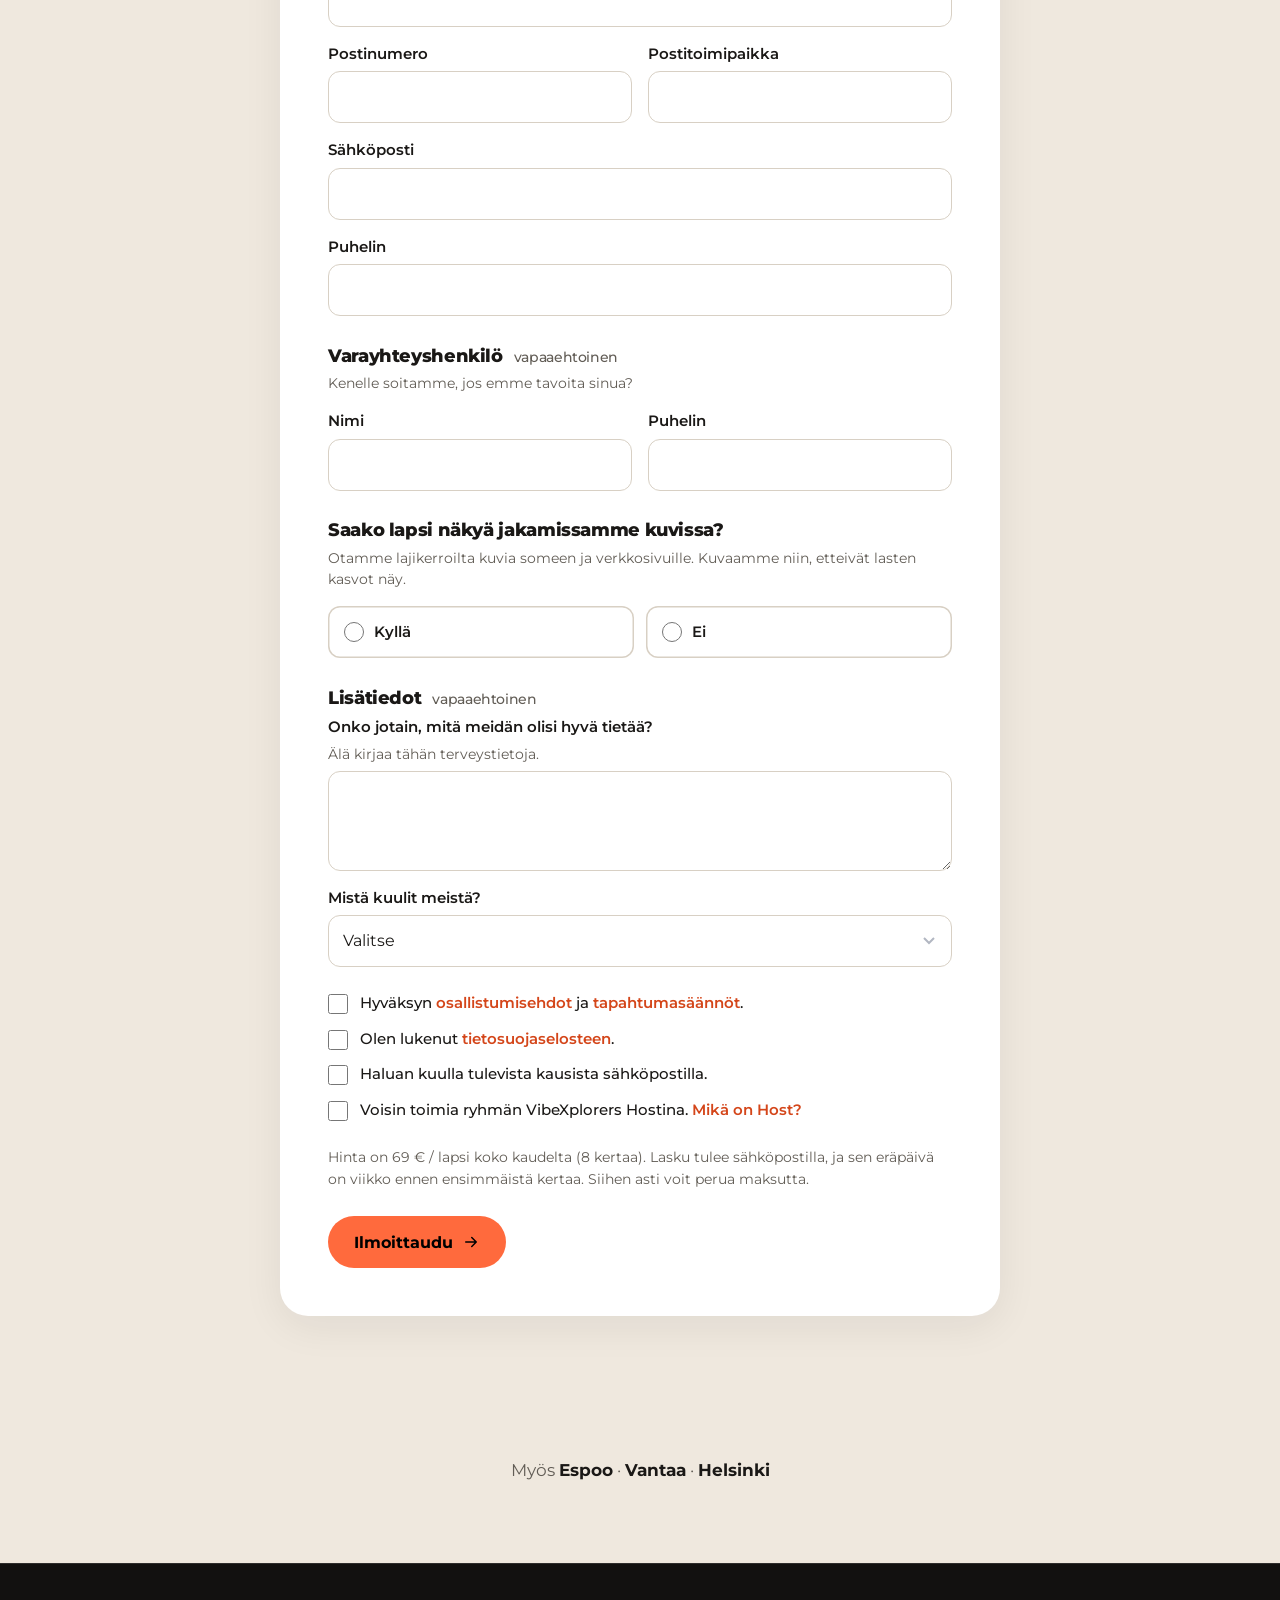
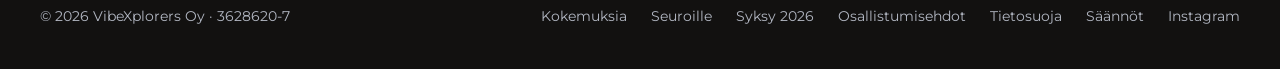
<file: tampere.html>
<!DOCTYPE html>
<html lang="fi">
<head>
  <meta charset="UTF-8" />
  <meta name="viewport" content="width=device-width, initial-scale=1.0" />
  <title>VibeXplorers Tampere – Talvi 2027</title>
  <meta name="description" content="8 lajin liikkari 4–6-vuotiaille, Tampere, talvi 2027." />
  <meta name="theme-color" content="#0b0b0b" />
  <meta property="og:title" content="VibeXplorers Tampere – Talvi 2027" />
  <meta property="og:description" content="8 lajin liikkari 4–6-vuotiaille, Tampere, talvi 2027." />
  <meta property="og:image" content="https://vibexplorers.com/share-2027.jpg" />
  <meta property="og:image:type" content="image/jpeg" />
  <meta property="og:image:width" content="1200" />
  <meta property="og:image:height" content="630" />
  <meta property="og:image:alt" content="VibeXplorers – Kokeile eri lajeja. Löydä oma juttu." />
  <meta property="og:locale" content="fi_FI" />
  <meta property="og:site_name" content="VibeXplorers" />
  <meta property="og:url" content="https://vibexplorers.com/tampere" />
  <link rel="canonical" href="https://vibexplorers.com/tampere" />
  <meta property="og:type" content="website" />
  <meta name="twitter:card" content="summary_large_image" />
  <meta name="twitter:image" content="https://vibexplorers.com/share-2027.jpg" />
  <link rel="apple-touch-icon" sizes="180x180" href="/apple-touch-icon.png">
  <link rel="icon" type="image/png" sizes="96x96" href="/favicon-96x96.png">
  <link rel="icon" type="image/svg+xml" href="/favicon.svg">
  <link rel="manifest" href="/site.webmanifest">
  <link rel="preload" as="image" href="img/kuva-tennis.jpg">
  <link rel="stylesheet" href="style.css?v=8" />
</head>
<body>
  <nav class="nav" aria-label="Päävalikko">
    <div class="wrap">
      <a href="/" class="logo"><img src="logo.png" alt="" width="32" height="32" /><span>VibeXplorers</span></a>
      <ul>
        <li><a href="/espoo">Espoo</a></li><li><a href="/vantaa">Vantaa</a></li><li><a href="/tampere" aria-current="page">Tampere</a></li><li><a href="/helsinki">Helsinki</a></li>
        <li><a href="#ilmoittaudu" class="cta">Ilmoittaudu</a></li>
      </ul>
    </div>
  </nav>

  <header class="hero city-hero">
    <img src="img/kuva-tennis.jpg" alt="" style="object-position:50% 62%" />
    <div class="wrap">
      <span class="label">Talvi 2027 · 25.1.–28.3.2027</span>
      <h1>Tampere</h1>
      <div class="facts"><span>4–6-vuotiaat</span><span>Viikot 4–12</span><span>2 ryhmää</span><span><b>69 €</b> / kausi</span><span data-opens-fact>Ilmoittautuminen auki</span></div>
    </div>
  </header>

  <main>
    <section class="sec light">
      <div class="wrap">
        <div class="head rv"><h2 class="statement">Talven lajit.</h2></div>
        <div class="program rv">
        <div class="row"><div class="wk">Viikko<b>4</b></div><div><h3>Tennis</h3><div class="club">TATS</div></div><div class="time">La 30.1. klo 10–12</div><div class="place">Tampereen tenniskeskus</div><div class="logo-tile"><img src="img/logot/tats.png" alt="TATS" loading="lazy" /></div></div>
        <div class="row"><div class="wk">Viikko<b>5</b></div><div><h3>Luistelu</h3><div class="club">KooVee</div></div><div class="time">Su 7.2. klo 15–16.30</div><div class="place">Hakametsän jäähalli 3</div><div class="logo-tile"><img src="img/logot/koovee.png" alt="KooVee" loading="lazy" /></div></div>
        <div class="row"><div class="wk">Viikko<b>6</b></div><div><h3>Padel</h3><div class="club">TATS</div></div><div class="time">La 13.2. klo 10–12</div><div class="place">Tampereen tenniskeskus</div><div class="logo-tile"><img src="img/logot/tats.png" alt="TATS" loading="lazy" /></div></div>
        <div class="row"><div class="wk">Viikko<b>7</b></div><div><h3>Käsipallo</h3><div class="club">KooVee</div></div><div class="time">To 18.2.</div><div class="place">Paikka tarkentuu</div><div class="logo-tile"><img src="img/logot/koovee.png" alt="KooVee" loading="lazy" /></div></div>
        <div class="row"><div class="wk">Viikko<b>8</b></div><div><h3>Yleisurheilu</h3><div class="club">Tampereen Pyrintö</div></div><div class="time">La 27.2. klo 11–13</div><div class="place">Pirkkahalli</div><div class="logo-tile"><img src="img/logot/pyrinto.png" alt="Tampereen Pyrintö" loading="lazy" /></div></div>
        <div class="row off"><div class="wk">Viikko<b>9</b></div><div><h3>Hiihtoloma</h3></div><div></div><div></div><div></div></div>
        <div class="row"><div class="wk">Viikko<b>10</b></div><div><h3>Hiihto</h3><div class="club">Tampereen Hiihtoseura</div></div><div class="time">La 13.3. klo 10–12</div><div class="place">Kaupin hiihtoladut</div><div class="logo-tile"><img src="img/logot/tahs.png" alt="Tampereen Hiihtoseura" loading="lazy" /></div></div>
        <div class="row"><div class="wk">Viikko<b>11</b></div><div><h3>Lentopallo</h3><div class="club">Tampereen Pyrintö</div></div><div class="time">Su 21.3.</div><div class="place">Paikka tarkentuu</div><div class="logo-tile"><img src="img/logot/pyrinto.png" alt="Tampereen Pyrintö" loading="lazy" /></div></div>
        <div class="row"><div class="wk">Viikko<b>12</b></div><div><h3>Tanssi</h3><div class="club">Tanssiseura Spiral</div></div><div class="time">Aika tarkentuu</div><div class="place">Ikurin liikuntahalli</div><div class="logo-tile"><img src="img/logot/spiral.png" alt="Tanssiseura Spiral" loading="lazy" /></div></div>
        </div>
        <p class="note">Kaikki 8 lajia on varmistettu. Ryhmäkohtaiset ajat lähetetään ilmoittautuneille.</p>
      </div>
    </section>

    <section class="sec reg light" id="ilmoittaudu" data-api="https://script.google.com/macros/s/AKfycbxaE8k7ecQkRbApqkRnJxMLZdKQ932snYAb1148hZ644TEFt3Ra5DZ1m1UEX1Vsi7Tr/exec" data-city="tampere" data-years="2020,2021,2022,2023" data-groups="2" data-per-group="27">
      <div class="wrap narrow">
        <span class="label">Tampere · Talvi 2027</span>
        <h2 data-title>Ilmoittaudu.</h2>
        <p class="reg-status" data-status aria-live="polite"></p>
        <div class="reg-done" data-done hidden aria-live="polite"></div>
        <form novalidate>
          <div data-kids></div>
          <button type="button" class="linkbtn add" data-add-kid>+ Lisää sisarus</button>

          <fieldset><legend>Huoltaja</legend>
            <div class="field"><label for="guardian">Nimi</label><input id="guardian" name="guardian" type="text" autocomplete="name" aria-describedby="err-guardian" /><span class="err" id="err-guardian" aria-live="polite"></span></div>
            <div class="field"><label for="street">Katuosoite</label><span class="hint">Laskutusta varten</span><input id="street" name="street" type="text" autocomplete="street-address" aria-describedby="err-street" /><span class="err" id="err-street" aria-live="polite"></span></div>
            <div class="two">
              <div class="field"><label for="postcode">Postinumero</label><input id="postcode" name="postcode" type="text" autocomplete="postal-code" aria-describedby="err-postcode" inputmode="numeric" maxlength="5"/><span class="err" id="err-postcode" aria-live="polite"></span></div>
              <div class="field"><label for="postCity">Postitoimipaikka</label><input id="postCity" name="postCity" type="text" autocomplete="address-level2" aria-describedby="err-postCity" /><span class="err" id="err-postCity" aria-live="polite"></span></div>
            </div>
            <div class="field"><label for="email">Sähköposti</label><input id="email" name="email" type="email" autocomplete="email" aria-describedby="err-email" inputmode="email"/><span class="err" id="err-email" aria-live="polite"></span></div>
            <div class="field"><label for="phone">Puhelin</label><input id="phone" name="phone" type="tel" autocomplete="tel" aria-describedby="err-phone" /><span class="err" id="err-phone" aria-live="polite"></span></div>
          </fieldset>

          <fieldset><legend>Varayhteyshenkilö <span class="opt">vapaaehtoinen</span></legend>
            <p class="hint">Kenelle soitamme, jos emme tavoita sinua?</p>
            <div class="two">
              <div class="field"><label for="emergencyName">Nimi</label><input id="emergencyName" name="emergencyName" type="text" autocomplete="off" aria-describedby="err-emergencyName" /><span class="err" id="err-emergencyName" aria-live="polite"></span></div>
              <div class="field"><label for="emergencyPhone">Puhelin</label><input id="emergencyPhone" name="emergencyPhone" type="tel" autocomplete="off" aria-describedby="err-emergencyPhone" /><span class="err" id="err-emergencyPhone" aria-live="polite"></span></div>
            </div>
          </fieldset>

          <fieldset id="photo" aria-describedby="err-photo"><legend>Saako lapsi näkyä jakamissamme kuvissa?</legend>
            <p class="hint">Otamme lajikerroilta kuvia someen ja verkkosivuille. Kuvaamme niin, etteivät lasten kasvot näy.</p>
            <div class="choice"><label><input type="radio" name="photo" value="yes" /> Kyllä</label><label><input type="radio" name="photo" value="no" /> Ei</label></div>
            <span class="err" id="err-photo" aria-live="polite"></span>
          </fieldset>

          <fieldset><legend>Lisätiedot <span class="opt">vapaaehtoinen</span></legend>
            <div class="field"><label for="notes">Onko jotain, mitä meidän olisi hyvä tietää?</label><span class="hint">Älä kirjaa tähän terveystietoja.</span><textarea id="notes" name="notes" rows="3" maxlength="500"></textarea></div>
            <div class="field"><label for="source">Mistä kuulit meistä?</label><select id="source" name="source"><option value="">Valitse</option><option>Kaveri</option><option>Instagram</option><option>Facebook</option><option>Päiväkoti</option><option>Seura</option><option>Muu</option></select></div>
          </fieldset>

          <fieldset class="checks"><legend class="sr">Hyväksynnät</legend>
            <label class="check"><input type="checkbox" name="terms" id="terms" aria-describedby="err-terms" /> <span>Hyväksyn <a href="/vibexplorers-osallistumisehdot.pdf" target="_blank" rel="noopener">osallistumisehdot</a> ja <a href="/vibexplorers-saannot.pdf" target="_blank" rel="noopener">tapahtumasäännöt</a>.</span></label>
            <span class="err" id="err-terms" aria-live="polite"></span>
            <label class="check"><input type="checkbox" name="privacy" id="privacy" aria-describedby="err-privacy" /> <span>Olen lukenut <a href="/vibexplorers-tietosuojaseloste.pdf" target="_blank" rel="noopener">tietosuojaselosteen</a>.</span></label>
            <span class="err" id="err-privacy" aria-live="polite"></span>
            <label class="check"><input type="checkbox" name="newsletter" /> <span>Haluan kuulla tulevista kausista sähköpostilla.</span></label>
            <label class="check"><input type="checkbox" name="host" /> <span>Voisin toimia ryhmän VibeXplorers Hostina. <a href="/host" target="_blank" rel="noopener">Mikä on Host?</a></span></label>
          </fieldset>

          <div class="hp" aria-hidden="true"><label for="website">Älä täytä</label><input id="website" name="website" type="text" tabindex="-1" autocomplete="off" /></div>

          <p class="fine">Hinta on 69 € / lapsi koko kaudelta (8 kertaa). Lasku tulee sähköpostilla, ja sen eräpäivä on viikko ennen ensimmäistä kertaa. Siihen asti voit perua maksutta.</p>
          <p class="soon-note" data-soon-note hidden></p>
          <div class="form-msg" data-form-msg hidden role="alert"></div>
          <button type="submit" class="btn submit" disabled><span>Ladataan…</span> <svg viewBox="0 0 24 24" fill="none" stroke="currentColor" stroke-width="2" stroke-linecap="round" stroke-linejoin="round" aria-hidden="true"><path d="M5 12h14M13 6l6 6-6 6"/></svg></button>
        </form>
        <template id="kid-tpl">
          <fieldset class="kid"><legend>Lapsi</legend>
            <div class="field"><label data-for="Name">Lapsen etu- ja sukunimi</label><input data-k="Name" type="text" autocomplete="off" /><span class="err" data-err="Name" aria-live="polite"></span></div>
            <div class="field"><label data-for="Year">Syntymävuosi</label><select data-k="Year"><option value="">Valitse</option><option value="2020">2020</option><option value="2021">2021</option><option value="2022">2022</option><option value="2023">2023</option></select><span class="err" data-err="Year" aria-live="polite"></span></div>
            <button type="button" class="linkbtn rm" data-rm hidden>Poista</button>
          </fieldset>
        </template>
      </div>
    </section>
    <script src="/ilmo.js?v=13" defer></script>

    <p style="text-align:center;color:var(--grey);margin:-3rem 0 5rem">Myös <a href="/espoo" style="color:var(--white);font-weight:700">Espoo</a> · <a href="/vantaa" style="color:var(--white);font-weight:700">Vantaa</a> · <a href="/helsinki" style="color:var(--white);font-weight:700">Helsinki</a></p>
  </main>

  <footer>
    <div class="wrap">
      <span>&copy; 2026 VibeXplorers Oy · 3628620-7</span>
      <nav aria-label="Alatunniste">
        <a href="/kokemukset">Kokemuksia</a>
        <a href="/seuroille">Seuroille</a>
        <a href="/syksy">Syksy 2026</a>
        <a href="vibexplorers-osallistumisehdot.pdf" target="_blank" rel="noopener noreferrer">Osallistumisehdot</a>
        <a href="vibexplorers-tietosuojaseloste.pdf" target="_blank" rel="noopener noreferrer">Tietosuoja</a>
        <a href="vibexplorers-saannot.pdf" target="_blank" rel="noopener noreferrer">Säännöt</a>
        <a href="https://www.instagram.com/vibexplorers_/" target="_blank" rel="noopener noreferrer">Instagram</a>
      </nav>
    </div>
  </footer>
  <script>
    (function () {
      var nav = document.querySelector('.nav');
      var onScroll = function () { nav.classList.toggle('solid', window.scrollY > 40); };
      onScroll(); window.addEventListener('scroll', onScroll, { passive: true });
      var els = document.querySelectorAll('.rv');
      if (!('IntersectionObserver' in window)) { els.forEach(function (el) { el.classList.add('in'); }); return; }
      var io = new IntersectionObserver(function (entries) {
        entries.forEach(function (en) { if (en.isIntersecting) { en.target.classList.add('in'); io.unobserve(en.target); } });
      }, { rootMargin: '0px 0px -8% 0px' });
      els.forEach(function (el) { io.observe(el); });
    })();
  </script>
</body>
</html>
</file>
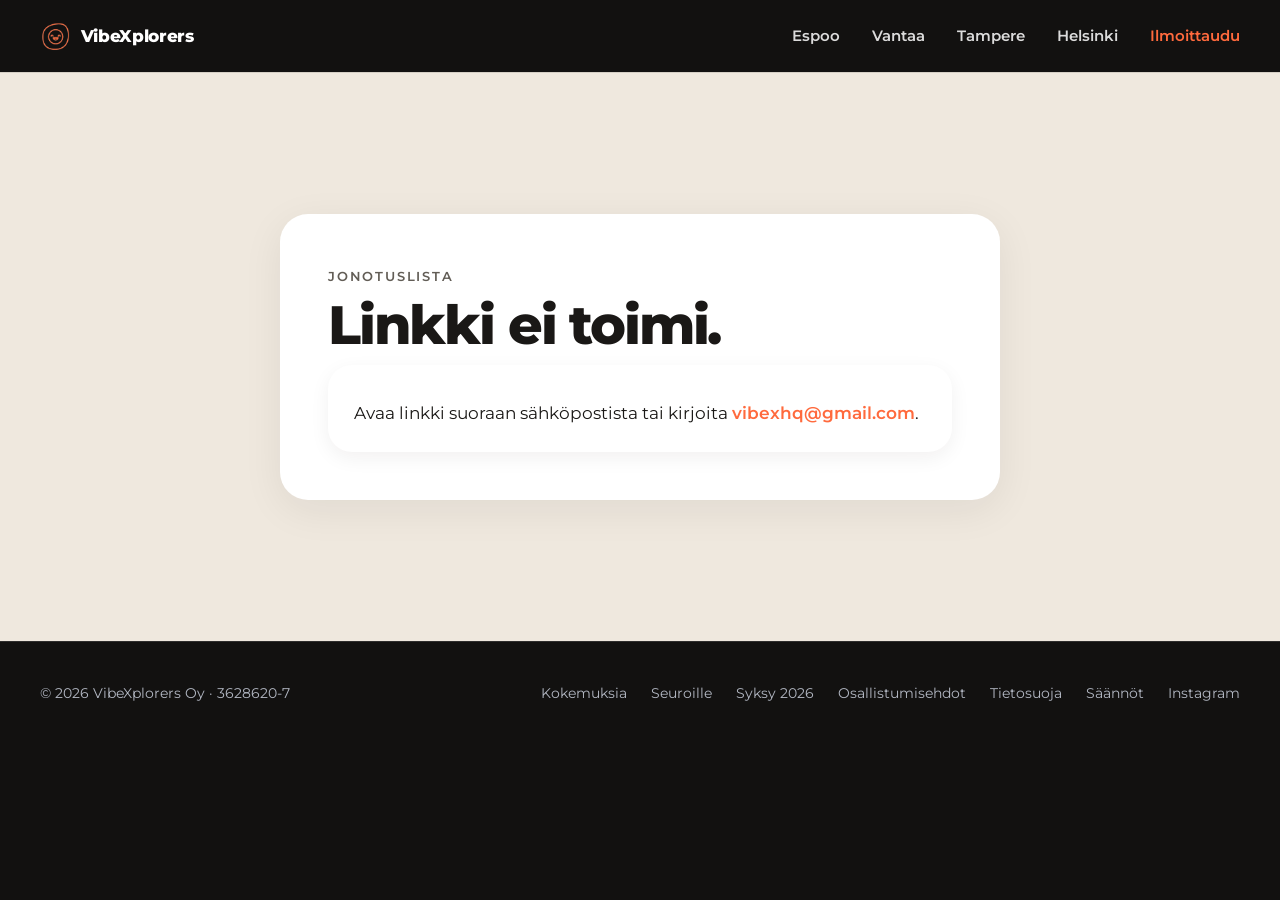
<file: vahvista.html>
<!DOCTYPE html>
<html lang="fi">
<head>
  <meta charset="UTF-8" />
  <meta name="viewport" content="width=device-width, initial-scale=1.0" />
  <meta name="robots" content="noindex, nofollow" />
  <title>VibeXplorers – vahvista paikka</title>
  <meta name="description" content="Jonotuslistalta tarjotun paikan vahvistus." />
  <meta name="theme-color" content="#0b0b0b" />
  <meta property="og:title" content="VibeXplorers – vahvista paikka" />
  <meta property="og:description" content="Jonotuslistalta tarjotun paikan vahvistus." />
  <meta property="og:image" content="https://vibexplorers.com/share-2027.jpg" />
  <meta property="og:image:type" content="image/jpeg" />
  <meta property="og:image:width" content="1200" />
  <meta property="og:image:height" content="630" />
  <meta property="og:image:alt" content="VibeXplorers – Kokeile eri lajeja. Löydä oma juttu." />
  <meta property="og:locale" content="fi_FI" />
  <meta property="og:site_name" content="VibeXplorers" />
  <meta property="og:url" content="https://vibexplorers.com/vahvista" />
  <link rel="canonical" href="https://vibexplorers.com/vahvista" />
  <meta property="og:type" content="website" />
  <meta name="twitter:card" content="summary_large_image" />
  <meta name="twitter:image" content="https://vibexplorers.com/share-2027.jpg" />
  <link rel="apple-touch-icon" sizes="180x180" href="/apple-touch-icon.png">
  <link rel="icon" type="image/png" sizes="96x96" href="/favicon-96x96.png">
  <link rel="icon" type="image/svg+xml" href="/favicon.svg">
  <link rel="manifest" href="/site.webmanifest">
  <link rel="stylesheet" href="style.css?v=8" />
</head>
<body>
  <nav class="nav" aria-label="Päävalikko">
    <div class="wrap">
      <a href="/" class="logo"><img src="logo.png" alt="" width="32" height="32" /><span>VibeXplorers</span></a>
      <ul>
        <li><a href="/espoo">Espoo</a></li><li><a href="/vantaa">Vantaa</a></li><li><a href="/tampere">Tampere</a></li><li><a href="/helsinki">Helsinki</a></li>
        <li><a href="/#kaupungit" class="cta">Ilmoittaudu</a></li>
      </ul>
    </div>
  </nav>

  <main style="padding-top:72px">
    <section class="sec reg light" id="vahvista">
      <div class="wrap narrow">
        <span class="label">Jonotuslista</span>
        <h2 data-title>Vahvistetaan paikkaa…</h2>
        <div class="reg-done" data-out aria-live="polite"><p>Hetki…</p></div>
      </div>
    </section>
  </main>
  <script>
  (function () {
    var t = (location.hash || '').slice(1), out = document.querySelector('[data-out]'), h = document.querySelector('[data-title]');
    function show(title, html) { h.textContent = title; out.innerHTML = html; }
    if (!/^[a-f0-9]{64}$/.test(t)) { show('Linkki ei toimi.', '<p>Avaa linkki suoraan sähköpostista tai kirjoita <a href="mailto:vibexhq@gmail.com">vibexhq@gmail.com</a>.</p>'); return; }
    var tries = 0, apis = ['https://script.google.com/macros/s/AKfycbxaE8k7ecQkRbApqkRnJxMLZdKQ932snYAb1148hZ644TEFt3Ra5DZ1m1UEX1Vsi7Tr/exec', 'https://script.google.com/macros/s/AKfycbwpaGGxiNfeCe-fEAa7WxTKQgsAnlOfkSeM9Txe16iZOwWGrtiJBPius-hAwYCuT9dB/exec'], ai = 0;
    function go() {
      fetch(apis[ai], { method: 'POST', headers: { 'Content-Type': 'text/plain;charset=utf-8' }, body: JSON.stringify({ action: 'confirm', token: t }) })
        .then(function (r) { return r.json(); })
        .then(function (r) {
          if (r.ok && r.status === 'booked') show('Paikka on vahvistettu!', '<p>Tervetuloa mukaan! Vahvistus tulee sähköpostiin, ja lasku lähtee erikseen. Laskun eräpäivä on <b>' + r.dueDate + '</b>.</p>');
          else if (r.ok) show('Paikka on jo vahvistettu.', '<p>Kaikki on kunnossa. Tiedot löytyvät sähköpostistasi.</p>');
          else if (r.retry && tries++ < 3) setTimeout(go, 2000 * tries);
          else if (r.error === 'invalid_token' && ai < apis.length - 1) { ai++; go(); }
          else if (r.error === 'expired') show('Tarjous on vanhentunut.', '<p>Valitettavasti 48 tunnin vahvistusaika ehti umpeutua, ja paikka on tarjottu seuraavalle. Kysy tilannetta: <a href="mailto:vibexhq@gmail.com">vibexhq@gmail.com</a>.</p>');
          else show('Linkki ei toimi.', '<p>' + (r.message || 'Kirjoita meille') + ' <a href="mailto:vibexhq@gmail.com">vibexhq@gmail.com</a></p>');
        })
        .catch(function () { if (tries++ < 3) setTimeout(go, 2000 * tries); else show('Yhteys ei toiminut.', '<p>Päivitä sivu hetken päästä.</p>'); });
    }
    go();
  })();
  </script>
  <footer>
    <div class="wrap">
      <span>&copy; 2026 VibeXplorers Oy · 3628620-7</span>
      <nav aria-label="Alatunniste">
        <a href="/kokemukset">Kokemuksia</a>
        <a href="/seuroille">Seuroille</a>
        <a href="/syksy">Syksy 2026</a>
        <a href="vibexplorers-osallistumisehdot.pdf" target="_blank" rel="noopener noreferrer">Osallistumisehdot</a>
        <a href="vibexplorers-tietosuojaseloste.pdf" target="_blank" rel="noopener noreferrer">Tietosuoja</a>
        <a href="vibexplorers-saannot.pdf" target="_blank" rel="noopener noreferrer">Säännöt</a>
        <a href="https://www.instagram.com/vibexplorers_/" target="_blank" rel="noopener noreferrer">Instagram</a>
      </nav>
    </div>
  </footer>
  <script>
    (function () {
      var nav = document.querySelector('.nav');
      var onScroll = function () { nav.classList.toggle('solid', window.scrollY > 40); };
      onScroll(); window.addEventListener('scroll', onScroll, { passive: true });
      var els = document.querySelectorAll('.rv');
      if (!('IntersectionObserver' in window)) { els.forEach(function (el) { el.classList.add('in'); }); return; }
      var io = new IntersectionObserver(function (entries) {
        entries.forEach(function (en) { if (en.isIntersecting) { en.target.classList.add('in'); io.unobserve(en.target); } });
      }, { rootMargin: '0px 0px -8% 0px' });
      els.forEach(function (el) { io.observe(el); });
    })();
  </script>
</body>
</html>
</file>
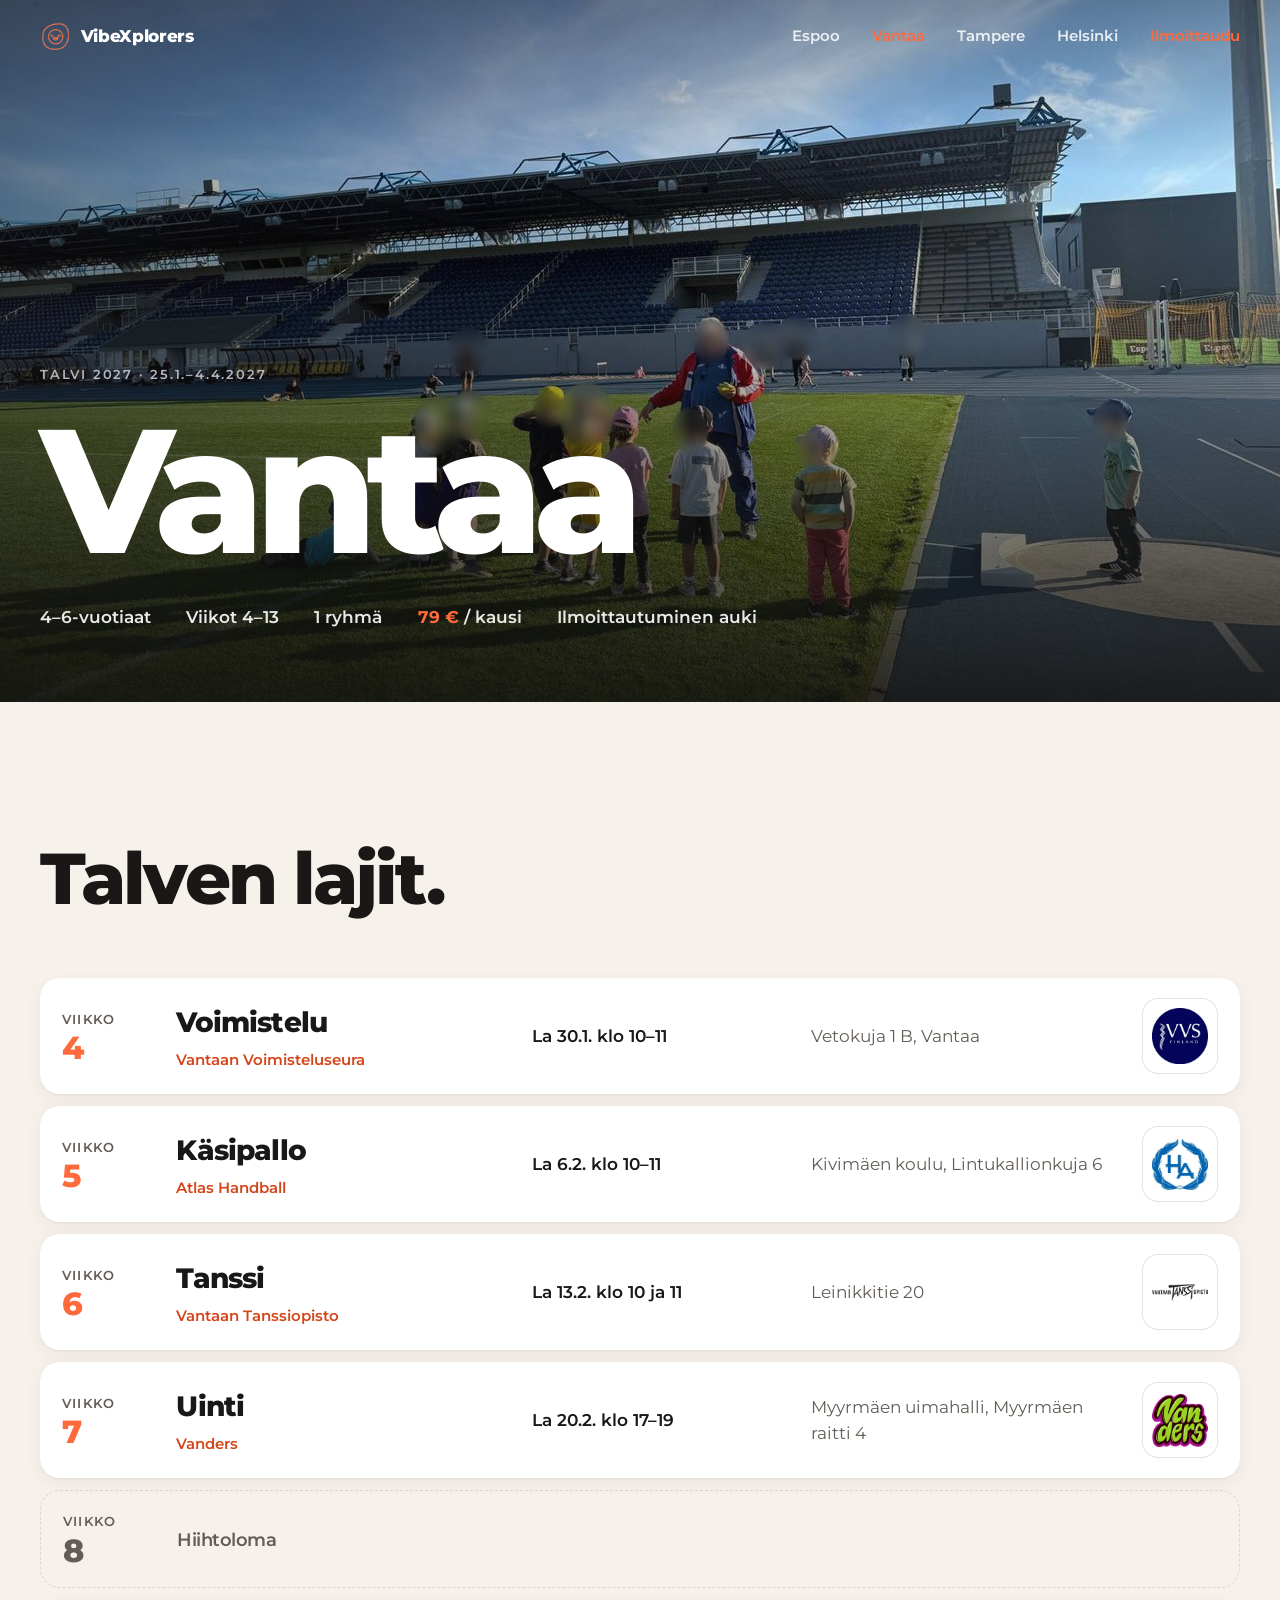
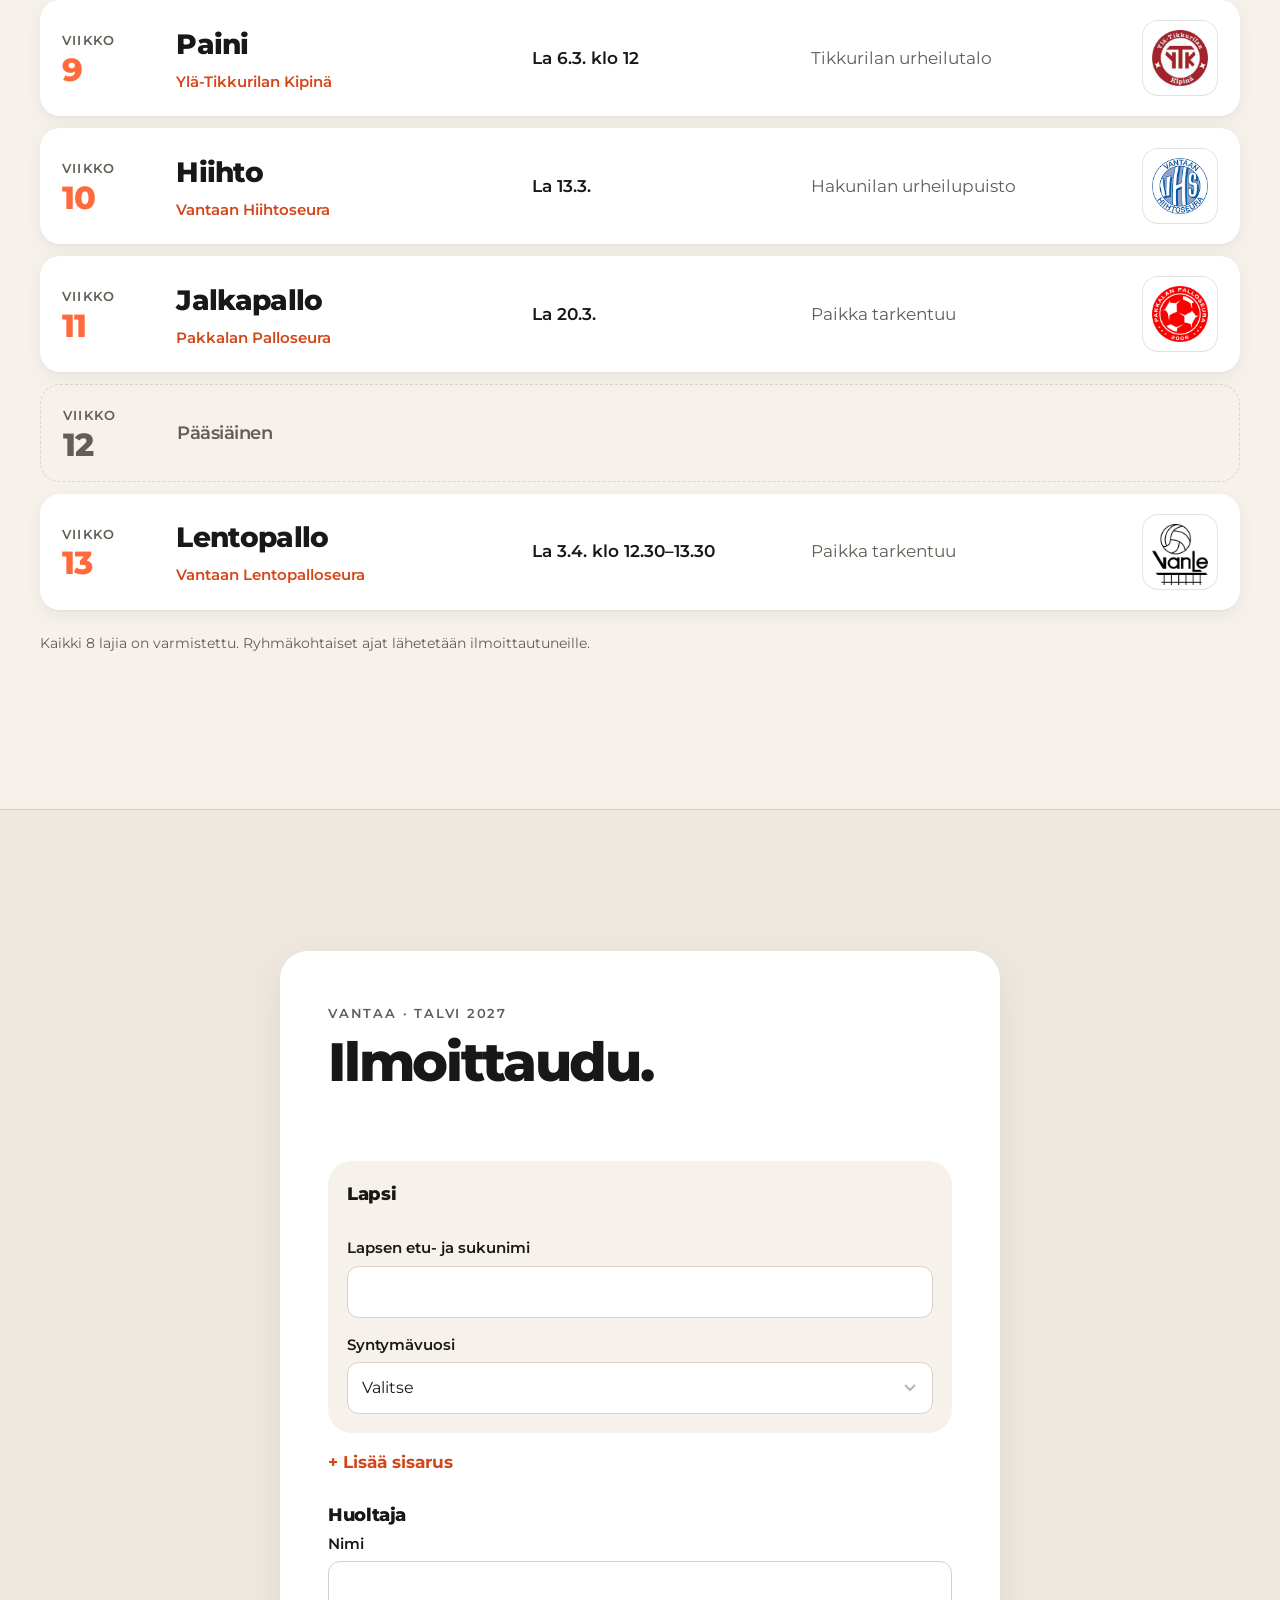
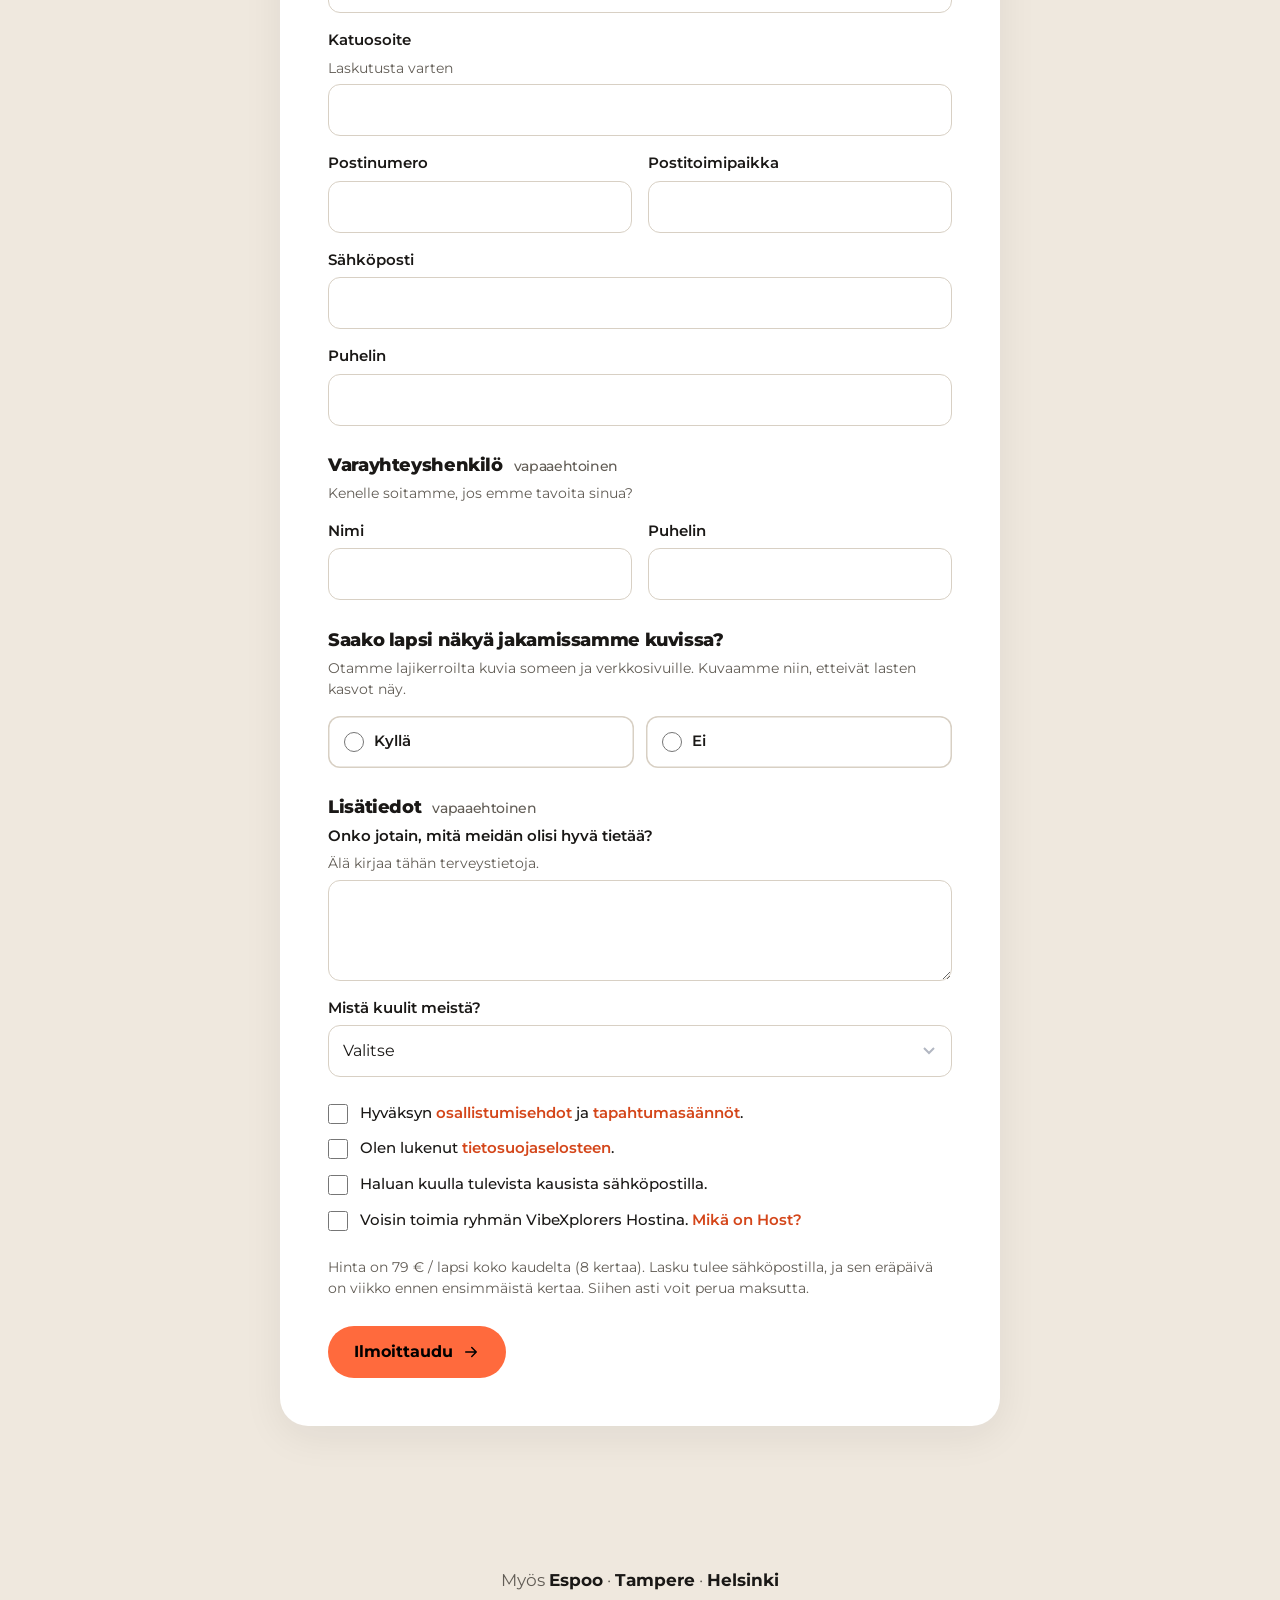
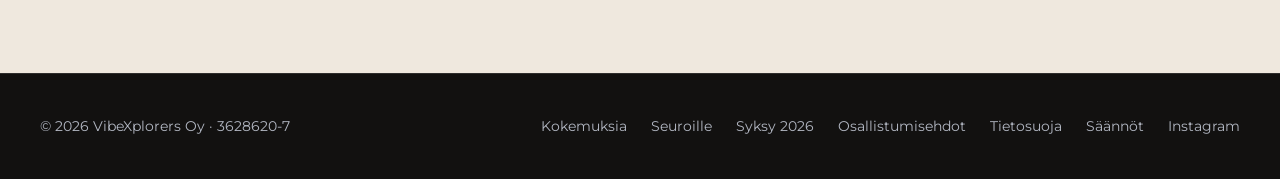
<file: vantaa.html>
<!DOCTYPE html>
<html lang="fi">
<head>
  <meta charset="UTF-8" />
  <meta name="viewport" content="width=device-width, initial-scale=1.0" />
  <title>VibeXplorers Vantaa – Talvi 2027</title>
  <meta name="description" content="8 lajin liikkari 4–6-vuotiaille, Vantaa, talvi 2027." />
  <meta name="theme-color" content="#0b0b0b" />
  <meta property="og:title" content="VibeXplorers Vantaa – Talvi 2027" />
  <meta property="og:description" content="8 lajin liikkari 4–6-vuotiaille, Vantaa, talvi 2027." />
  <meta property="og:image" content="https://vibexplorers.com/share-2027.jpg" />
  <meta property="og:image:type" content="image/jpeg" />
  <meta property="og:image:width" content="1200" />
  <meta property="og:image:height" content="630" />
  <meta property="og:image:alt" content="VibeXplorers – Kokeile eri lajeja. Löydä oma juttu." />
  <meta property="og:locale" content="fi_FI" />
  <meta property="og:site_name" content="VibeXplorers" />
  <meta property="og:url" content="https://vibexplorers.com/vantaa" />
  <link rel="canonical" href="https://vibexplorers.com/vantaa" />
  <meta property="og:type" content="website" />
  <meta name="twitter:card" content="summary_large_image" />
  <meta name="twitter:image" content="https://vibexplorers.com/share-2027.jpg" />
  <link rel="apple-touch-icon" sizes="180x180" href="/apple-touch-icon.png">
  <link rel="icon" type="image/png" sizes="96x96" href="/favicon-96x96.png">
  <link rel="icon" type="image/svg+xml" href="/favicon.svg">
  <link rel="manifest" href="/site.webmanifest">
  <link rel="preload" as="image" href="img/kuva-stadion.jpg">
  <link rel="stylesheet" href="style.css?v=8" />
</head>
<body>
  <nav class="nav" aria-label="Päävalikko">
    <div class="wrap">
      <a href="/" class="logo"><img src="logo.png" alt="" width="32" height="32" /><span>VibeXplorers</span></a>
      <ul>
        <li><a href="/espoo">Espoo</a></li><li><a href="/vantaa" aria-current="page">Vantaa</a></li><li><a href="/tampere">Tampere</a></li><li><a href="/helsinki">Helsinki</a></li>
        <li><a href="#ilmoittaudu" class="cta">Ilmoittaudu</a></li>
      </ul>
    </div>
  </nav>

  <header class="hero city-hero">
    <img src="img/kuva-stadion.jpg" alt="" style="object-position:50% 60%" />
    <div class="wrap">
      <span class="label">Talvi 2027 · 25.1.–4.4.2027</span>
      <h1>Vantaa</h1>
      <div class="facts"><span>4–6-vuotiaat</span><span>Viikot 4–13</span><span>1 ryhmä</span><span><b>79 €</b> / kausi</span><span data-opens-fact>Ilmoittautuminen auki</span></div>
    </div>
  </header>

  <main>
    <section class="sec light">
      <div class="wrap">
        <div class="head rv"><h2 class="statement">Talven lajit.</h2></div>
        <div class="program rv">
        <div class="row"><div class="wk">Viikko<b>4</b></div><div><h3>Voimistelu</h3><div class="club">Vantaan Voimisteluseura</div></div><div class="time">La 30.1. klo 10–11</div><div class="place">Vetokuja 1 B, Vantaa</div><div class="logo-tile"><img src="img/logot/vvs.png" alt="Vantaan Voimisteluseura" loading="lazy" /></div></div>
        <div class="row"><div class="wk">Viikko<b>5</b></div><div><h3>Käsipallo</h3><div class="club">Atlas Handball</div></div><div class="time">La 6.2. klo 10–11</div><div class="place">Kivimäen koulu, Lintukallionkuja 6</div><div class="logo-tile"><img src="img/logot/atlas.png" alt="Atlas Handball" loading="lazy" /></div></div>
        <div class="row"><div class="wk">Viikko<b>6</b></div><div><h3>Tanssi</h3><div class="club">Vantaan Tanssiopisto</div></div><div class="time">La 13.2. klo 10 ja 11</div><div class="place">Leinikkitie 20</div><div class="logo-tile"><img src="img/logot/vantaan-tanssiopisto.png" alt="Vantaan Tanssiopisto" loading="lazy" /></div></div>
        <div class="row"><div class="wk">Viikko<b>7</b></div><div><h3>Uinti</h3><div class="club">Vanders</div></div><div class="time">La 20.2. klo 17–19</div><div class="place">Myyrmäen uimahalli, Myyrmäen raitti 4</div><div class="logo-tile"><img src="img/logot/vanders.png" alt="Vanders" loading="lazy" /></div></div>
        <div class="row off"><div class="wk">Viikko<b>8</b></div><div><h3>Hiihtoloma</h3></div><div></div><div></div><div></div></div>
        <div class="row"><div class="wk">Viikko<b>9</b></div><div><h3>Paini</h3><div class="club">Ylä-Tikkurilan Kipinä</div></div><div class="time">La 6.3. klo 12</div><div class="place">Tikkurilan urheilutalo</div><div class="logo-tile"><img src="img/logot/ytk.png" alt="Ylä-Tikkurilan Kipinä" loading="lazy" /></div></div>
        <div class="row"><div class="wk">Viikko<b>10</b></div><div><h3>Hiihto</h3><div class="club">Vantaan Hiihtoseura</div></div><div class="time">La 13.3.</div><div class="place">Hakunilan urheilupuisto</div><div class="logo-tile"><img src="img/logot/vhs.png" alt="Vantaan Hiihtoseura" loading="lazy" /></div></div>
        <div class="row"><div class="wk">Viikko<b>11</b></div><div><h3>Jalkapallo</h3><div class="club">Pakkalan Palloseura</div></div><div class="time">La 20.3.</div><div class="place">Paikka tarkentuu</div><div class="logo-tile"><img src="img/logot/paps.png" alt="Pakkalan Palloseura" loading="lazy" /></div></div>
        <div class="row off"><div class="wk">Viikko<b>12</b></div><div><h3>Pääsiäinen</h3></div><div></div><div></div><div></div></div>
        <div class="row"><div class="wk">Viikko<b>13</b></div><div><h3>Lentopallo</h3><div class="club">Vantaan Lentopalloseura</div></div><div class="time">La 3.4. klo 12.30–13.30</div><div class="place">Paikka tarkentuu</div><div class="logo-tile"><img src="img/logot/vanle.png" alt="Vantaan Lentopalloseura" loading="lazy" /></div></div>
        </div>
        <p class="note">Kaikki 8 lajia on varmistettu. Ryhmäkohtaiset ajat lähetetään ilmoittautuneille.</p>
      </div>
    </section>

    <section class="sec reg light" id="ilmoittaudu" data-api="https://script.google.com/macros/s/AKfycbxaE8k7ecQkRbApqkRnJxMLZdKQ932snYAb1148hZ644TEFt3Ra5DZ1m1UEX1Vsi7Tr/exec" data-city="vantaa" data-years="2020,2021,2022,2023" data-groups="1" data-per-group="27">
      <div class="wrap narrow">
        <span class="label">Vantaa · Talvi 2027</span>
        <h2 data-title>Ilmoittaudu.</h2>
        <p class="reg-status" data-status aria-live="polite"></p>
        <div class="reg-done" data-done hidden aria-live="polite"></div>
        <form novalidate>
          <div data-kids></div>
          <button type="button" class="linkbtn add" data-add-kid>+ Lisää sisarus</button>

          <fieldset><legend>Huoltaja</legend>
            <div class="field"><label for="guardian">Nimi</label><input id="guardian" name="guardian" type="text" autocomplete="name" aria-describedby="err-guardian" /><span class="err" id="err-guardian" aria-live="polite"></span></div>
            <div class="field"><label for="street">Katuosoite</label><span class="hint">Laskutusta varten</span><input id="street" name="street" type="text" autocomplete="street-address" aria-describedby="err-street" /><span class="err" id="err-street" aria-live="polite"></span></div>
            <div class="two">
              <div class="field"><label for="postcode">Postinumero</label><input id="postcode" name="postcode" type="text" autocomplete="postal-code" aria-describedby="err-postcode" inputmode="numeric" maxlength="5"/><span class="err" id="err-postcode" aria-live="polite"></span></div>
              <div class="field"><label for="postCity">Postitoimipaikka</label><input id="postCity" name="postCity" type="text" autocomplete="address-level2" aria-describedby="err-postCity" /><span class="err" id="err-postCity" aria-live="polite"></span></div>
            </div>
            <div class="field"><label for="email">Sähköposti</label><input id="email" name="email" type="email" autocomplete="email" aria-describedby="err-email" inputmode="email"/><span class="err" id="err-email" aria-live="polite"></span></div>
            <div class="field"><label for="phone">Puhelin</label><input id="phone" name="phone" type="tel" autocomplete="tel" aria-describedby="err-phone" /><span class="err" id="err-phone" aria-live="polite"></span></div>
          </fieldset>

          <fieldset><legend>Varayhteyshenkilö <span class="opt">vapaaehtoinen</span></legend>
            <p class="hint">Kenelle soitamme, jos emme tavoita sinua?</p>
            <div class="two">
              <div class="field"><label for="emergencyName">Nimi</label><input id="emergencyName" name="emergencyName" type="text" autocomplete="off" aria-describedby="err-emergencyName" /><span class="err" id="err-emergencyName" aria-live="polite"></span></div>
              <div class="field"><label for="emergencyPhone">Puhelin</label><input id="emergencyPhone" name="emergencyPhone" type="tel" autocomplete="off" aria-describedby="err-emergencyPhone" /><span class="err" id="err-emergencyPhone" aria-live="polite"></span></div>
            </div>
          </fieldset>

          <fieldset id="photo" aria-describedby="err-photo"><legend>Saako lapsi näkyä jakamissamme kuvissa?</legend>
            <p class="hint">Otamme lajikerroilta kuvia someen ja verkkosivuille. Kuvaamme niin, etteivät lasten kasvot näy.</p>
            <div class="choice"><label><input type="radio" name="photo" value="yes" /> Kyllä</label><label><input type="radio" name="photo" value="no" /> Ei</label></div>
            <span class="err" id="err-photo" aria-live="polite"></span>
          </fieldset>

          <fieldset><legend>Lisätiedot <span class="opt">vapaaehtoinen</span></legend>
            <div class="field"><label for="notes">Onko jotain, mitä meidän olisi hyvä tietää?</label><span class="hint">Älä kirjaa tähän terveystietoja.</span><textarea id="notes" name="notes" rows="3" maxlength="500"></textarea></div>
            <div class="field"><label for="source">Mistä kuulit meistä?</label><select id="source" name="source"><option value="">Valitse</option><option>Kaveri</option><option>Instagram</option><option>Facebook</option><option>Päiväkoti</option><option>Seura</option><option>Muu</option></select></div>
          </fieldset>

          <fieldset class="checks"><legend class="sr">Hyväksynnät</legend>
            <label class="check"><input type="checkbox" name="terms" id="terms" aria-describedby="err-terms" /> <span>Hyväksyn <a href="/vibexplorers-osallistumisehdot.pdf" target="_blank" rel="noopener">osallistumisehdot</a> ja <a href="/vibexplorers-saannot.pdf" target="_blank" rel="noopener">tapahtumasäännöt</a>.</span></label>
            <span class="err" id="err-terms" aria-live="polite"></span>
            <label class="check"><input type="checkbox" name="privacy" id="privacy" aria-describedby="err-privacy" /> <span>Olen lukenut <a href="/vibexplorers-tietosuojaseloste.pdf" target="_blank" rel="noopener">tietosuojaselosteen</a>.</span></label>
            <span class="err" id="err-privacy" aria-live="polite"></span>
            <label class="check"><input type="checkbox" name="newsletter" /> <span>Haluan kuulla tulevista kausista sähköpostilla.</span></label>
            <label class="check"><input type="checkbox" name="host" /> <span>Voisin toimia ryhmän VibeXplorers Hostina. <a href="/host" target="_blank" rel="noopener">Mikä on Host?</a></span></label>
          </fieldset>

          <div class="hp" aria-hidden="true"><label for="website">Älä täytä</label><input id="website" name="website" type="text" tabindex="-1" autocomplete="off" /></div>

          <p class="fine">Hinta on 79 € / lapsi koko kaudelta (8 kertaa). Lasku tulee sähköpostilla, ja sen eräpäivä on viikko ennen ensimmäistä kertaa. Siihen asti voit perua maksutta.</p>
          <p class="soon-note" data-soon-note hidden></p>
          <div class="form-msg" data-form-msg hidden role="alert"></div>
          <button type="submit" class="btn submit" disabled><span>Ladataan…</span> <svg viewBox="0 0 24 24" fill="none" stroke="currentColor" stroke-width="2" stroke-linecap="round" stroke-linejoin="round" aria-hidden="true"><path d="M5 12h14M13 6l6 6-6 6"/></svg></button>
        </form>
        <template id="kid-tpl">
          <fieldset class="kid"><legend>Lapsi</legend>
            <div class="field"><label data-for="Name">Lapsen etu- ja sukunimi</label><input data-k="Name" type="text" autocomplete="off" /><span class="err" data-err="Name" aria-live="polite"></span></div>
            <div class="field"><label data-for="Year">Syntymävuosi</label><select data-k="Year"><option value="">Valitse</option><option value="2020">2020</option><option value="2021">2021</option><option value="2022">2022</option><option value="2023">2023</option></select><span class="err" data-err="Year" aria-live="polite"></span></div>
            <button type="button" class="linkbtn rm" data-rm hidden>Poista</button>
          </fieldset>
        </template>
      </div>
    </section>
    <script src="/ilmo.js?v=13" defer></script>

    <p style="text-align:center;color:var(--grey);margin:-3rem 0 5rem">Myös <a href="/espoo" style="color:var(--white);font-weight:700">Espoo</a> · <a href="/tampere" style="color:var(--white);font-weight:700">Tampere</a> · <a href="/helsinki" style="color:var(--white);font-weight:700">Helsinki</a></p>
  </main>

  <footer>
    <div class="wrap">
      <span>&copy; 2026 VibeXplorers Oy · 3628620-7</span>
      <nav aria-label="Alatunniste">
        <a href="/kokemukset">Kokemuksia</a>
        <a href="/seuroille">Seuroille</a>
        <a href="/syksy">Syksy 2026</a>
        <a href="vibexplorers-osallistumisehdot.pdf" target="_blank" rel="noopener noreferrer">Osallistumisehdot</a>
        <a href="vibexplorers-tietosuojaseloste.pdf" target="_blank" rel="noopener noreferrer">Tietosuoja</a>
        <a href="vibexplorers-saannot.pdf" target="_blank" rel="noopener noreferrer">Säännöt</a>
        <a href="https://www.instagram.com/vibexplorers_/" target="_blank" rel="noopener noreferrer">Instagram</a>
      </nav>
    </div>
  </footer>
  <script>
    (function () {
      var nav = document.querySelector('.nav');
      var onScroll = function () { nav.classList.toggle('solid', window.scrollY > 40); };
      onScroll(); window.addEventListener('scroll', onScroll, { passive: true });
      var els = document.querySelectorAll('.rv');
      if (!('IntersectionObserver' in window)) { els.forEach(function (el) { el.classList.add('in'); }); return; }
      var io = new IntersectionObserver(function (entries) {
        entries.forEach(function (en) { if (en.isIntersecting) { en.target.classList.add('in'); io.unobserve(en.target); } });
      }, { rootMargin: '0px 0px -8% 0px' });
      els.forEach(function (el) { io.observe(el); });
    })();
  </script>
</body>
</html>
</file>
<file: style.css>
/* VibeXplorers – Talvi 2027 (v4, minimal) */
@import url('https://fonts.googleapis.com/css2?family=Montserrat:wght@400;500;600;700;800&display=swap');

:root {
  --orange: #FF6A3D;
  --black: #000;
  --ink: #0b0b0b;
  --charcoal: #111;
  --white: #fff;
  --grey: #B2B7C2;
  --line: rgba(255,255,255,.12);
  --max: 1200px;
  --r: 20px;
}

* { box-sizing: border-box; }
html { scroll-behavior: smooth; overflow-x: clip; }
body { margin: 0; font-family: 'Montserrat', system-ui, sans-serif; background: var(--ink); color: var(--white); line-height: 1.55; -webkit-font-smoothing: antialiased; overflow-x: clip; }
a { color: inherit; text-decoration: none; }
img { display: block; max-width: 100%; height: auto; }
.wrap { width: min(100% - 40px, var(--max)); margin: 0 auto; }

h1, h2 { margin: 0; font-weight: 800; letter-spacing: -0.04em; line-height: 1; }
.label { font-size: .8rem; font-weight: 600; letter-spacing: .14em; text-transform: uppercase; color: var(--grey); }
.o { color: var(--orange); }

.btn { display: inline-flex; align-items: center; gap: .6rem; height: 52px; padding: 0 1.6rem; border-radius: 999px; font-weight: 700; font-size: .98rem; white-space: nowrap; background: var(--orange); color: var(--black); transition: transform .2s ease, background .2s ease; }
.btn svg { width: 18px; height: 18px; flex: none; }
.btn:hover { transform: translateY(-1px); background: #ff7f57; }
.btn.ghost { background: transparent; color: var(--white); box-shadow: inset 0 0 0 1.5px rgba(255,255,255,.35); }
.btn.ghost:hover { box-shadow: inset 0 0 0 1.5px var(--white); background: transparent; }

/* Nav */
.nav { position: fixed; inset: 0 0 auto; z-index: 50; transition: background .3s, backdrop-filter .3s; }
.nav.solid { background: rgba(11,11,11,.8); backdrop-filter: blur(14px); -webkit-backdrop-filter: blur(14px); }
.nav .wrap { display: flex; align-items: center; justify-content: space-between; height: 72px; }
.nav .logo { display: flex; align-items: center; gap: .55rem; font-weight: 800; letter-spacing: -0.02em; }
.nav .logo img { width: 32px; height: 32px; }
.nav ul { display: flex; align-items: center; gap: 2rem; list-style: none; margin: 0; padding: 0; font-weight: 600; font-size: .95rem; }
.nav ul a { opacity: .85; transition: opacity .2s, color .2s; }
.nav ul a:hover, .nav ul a[aria-current] { opacity: 1; }
.nav ul a[aria-current] { color: var(--orange); }
.nav ul .cta { opacity: 1; color: var(--orange); }

/* Hero */
.hero { position: relative; min-height: 100svh; display: flex; align-items: flex-end; overflow: hidden; }
.hero > img { position: absolute; inset: 0; width: 100%; height: 100%; object-fit: cover; object-position: 50% 60%; }
.hero::after { content: ""; position: absolute; inset: 0; background: linear-gradient(180deg, rgba(0,0,0,.45) 0%, rgba(0,0,0,0) 22%, rgba(0,0,0,.35) 55%, rgba(0,0,0,.9) 100%), linear-gradient(90deg, rgba(0,0,0,.55) 0%, rgba(0,0,0,0) 65%); }
.hero .wrap { position: relative; z-index: 1; padding-bottom: clamp(3rem, 8vh, 5.5rem); }
.hero h1 { font-size: clamp(2.6rem, 7vw, 6rem); max-width: none; margin-top: 1rem; }
.hero p { font-size: clamp(1.05rem, 1.6vw, 1.25rem); color: rgba(255,255,255,.85); margin: 1.4rem 0 2rem; max-width: 34ch; }
.hero .actions { display: flex; flex-wrap: wrap; gap: .8rem; }

.city-hero { min-height: 78svh; }
.city-hero h1 { font-size: clamp(4rem, 14vw, 11rem); max-width: none; letter-spacing: -0.06em; }
.facts { display: flex; flex-wrap: wrap; gap: .5rem 2.2rem; margin-top: 1.6rem; font-weight: 600; font-size: 1.05rem; }
.facts span { color: rgba(255,255,255,.9); }
.facts b { color: var(--orange); font-weight: 700; }

/* Sections */
.sec { padding: clamp(5rem, 11vw, 9rem) 0; }
.statement { font-size: clamp(2.2rem, 5.6vw, 4.6rem); max-width: 14ch; }
.sub { color: var(--grey); font-size: 1.1rem; margin: 1.4rem 0 0; max-width: 46ch; }
.head { display: flex; justify-content: space-between; align-items: flex-end; gap: 2rem; flex-wrap: wrap; margin-bottom: clamp(2.5rem, 5vw, 4rem); }

/* Photo bento */
.bento { display: grid; grid-template-columns: repeat(4, 1fr); grid-auto-rows: clamp(180px, 22vw, 290px); gap: 12px; }
.bento figure { margin: 0; border-radius: var(--r); overflow: hidden; background: #1a1a1a; }
.bento img { width: 100%; height: 100%; object-fit: cover; transition: transform 1.2s cubic-bezier(.2,.7,.2,1); }
.bento figure:hover img { transform: scale(1.04); }
.bento .t { grid-row: span 2; }
.bento .w { grid-column: span 2; }

/* Cities */
.cities { border-top: 1px solid var(--line); }
.city-row { display: grid; grid-template-columns: 1fr auto auto; align-items: center; gap: 2rem; padding: clamp(1.6rem, 3.5vw, 2.6rem) 0; border-bottom: 1px solid var(--line); transition: padding .3s ease; }
.city-row h3 { margin: 0; font-size: clamp(2.4rem, 6vw, 4.8rem); font-weight: 800; letter-spacing: -0.05em; line-height: 1; transition: color .25s; }
.city-row .when { color: var(--grey); font-weight: 600; text-align: right; }
.city-row .arrow { width: 56px; height: 56px; border-radius: 50%; display: grid; place-items: center; box-shadow: inset 0 0 0 1.5px rgba(255,255,255,.25); transition: background .25s, box-shadow .25s, transform .25s; }
.city-row .arrow svg { width: 20px; height: 20px; }
.city-row:hover h3 { color: var(--orange); }
.city-row:hover .arrow { background: var(--orange); box-shadow: none; color: var(--black); transform: rotate(-45deg); }

/* Passi split */
.split { display: grid; grid-template-columns: 1fr 1fr; gap: clamp(2rem, 6vw, 6rem); align-items: center; }
.passi-img { background: #161616; border-radius: 28px; padding: clamp(2rem, 6vw, 4.5rem); display: grid; place-items: center; }
.passi-img img { width: min(100%, 340px); border-radius: 14px; box-shadow: 0 30px 60px rgba(0,0,0,.55); }

/* Program list */
.program { border-top: 1px solid var(--line); }
.row { position: relative; display: grid; grid-template-columns: 90px 1.3fr 1fr 1.2fr 76px; gap: 1.5rem; align-items: center; padding: 1.6rem 0; border-bottom: 1px solid var(--line); }
.row .wk { font-size: .82rem; font-weight: 600; color: var(--grey); letter-spacing: .08em; text-transform: uppercase; }
.row .wk b { display: block; font-size: 2rem; color: var(--white); letter-spacing: -0.04em; font-weight: 800; text-transform: none; line-height: 1; margin-top: .2rem; }
.row h3 { margin: 0; font-size: clamp(1.35rem, 2.4vw, 1.75rem); font-weight: 800; letter-spacing: -0.03em; }
.row .club { color: var(--orange); font-weight: 600; margin-top: .2rem; font-size: .95rem; }
.row .time { font-weight: 600; }
.row .place { color: var(--grey); }
.row.tba h3 { color: rgba(255,255,255,.35); }
.row.tba .wk b { color: rgba(255,255,255,.35); }
.row.off { opacity: .5; }
.row.off h3 { font-weight: 600; font-size: 1.1rem; }
.note { color: var(--grey); font-size: .9rem; margin-top: 1.4rem; }

/* CTA */
.cta { text-align: center; }
.cta h2 { font-size: clamp(2.4rem, 6vw, 5rem); max-width: 16ch; margin: 0 auto; }
.cta .btn { margin-top: 2.4rem; }

/* Contact */
.contact { display: flex; align-items: center; gap: 1.2rem; justify-content: center; margin-top: 4.5rem; color: var(--grey); }
.contact img { width: 56px; height: 56px; border-radius: 50%; object-fit: cover; }
.contact strong { color: var(--white); display: block; font-weight: 700; }
.contact a { color: var(--orange); font-weight: 600; }

/* Footer */
footer { border-top: 1px solid var(--line); padding: 2.6rem 0; color: var(--grey); font-size: .88rem; }
footer .wrap { display: flex; justify-content: space-between; gap: 1.5rem; flex-wrap: wrap; align-items: center; }
footer nav { display: flex; gap: 1.5rem; flex-wrap: wrap; }
footer a:hover { color: var(--white); }

/* Reveal */
.rv { opacity: 0; transform: translateY(24px); transition: opacity .9s ease, transform .9s cubic-bezier(.2,.7,.2,1); }
.rv.in { opacity: 1; transform: none; }

@media (max-width: 900px) {
  .bento { grid-template-columns: repeat(2, 1fr); }
  .bento .w { grid-column: span 2; }
  .split { grid-template-columns: 1fr; }
  .row { grid-template-columns: 70px 1fr; row-gap: .35rem; align-items: baseline; padding-right: 76px; }
  .row .logo-tile { position: absolute; right: 0; top: 1.4rem; width: 60px; height: 60px; padding: 8px; }
  .row .time, .row .place { grid-column: 2; }
  .row .wk b { font-size: 1.6rem; }
}
@media (max-width: 640px) {
  .nav ul { gap: 1.05rem; font-size: .88rem; }
  .nav .logo span { display: none; }
  .nav ul li:last-child { display: none; }
  .city-row { grid-template-columns: 1fr auto; }
  .city-row .when { display: none; }
  .city-row .arrow { width: 46px; height: 46px; }
  .btn { width: 100%; justify-content: center; }
  .hero .actions { width: 100%; }
}
@media (prefers-reduced-motion: reduce) {
  * { transition: none !important; scroll-behavior: auto !important; }
  .rv { opacity: 1; transform: none; }
}

/* Club logos */
.logo-tile { width: 76px; height: 76px; border-radius: 16px; background: var(--white); display: grid; place-items: center; padding: 10px; }
.logo-tile { overflow: hidden; }
.logo-tile img { width: 100%; height: 100%; object-fit: contain; }
.partners .label { display: block; margin-bottom: 1.4rem; }
.partner-grid { display: grid; grid-template-columns: repeat(7, 1fr); gap: 12px; }
.partner-grid .logo-tile { width: auto; height: 112px; padding: 18px 20px; border-radius: var(--r); transition: transform .3s ease; }
.partner-grid .logo-tile:hover { transform: translateY(-3px); }
@media (max-width: 900px) { .partner-grid { grid-template-columns: repeat(4, 1fr); } }
@media (max-width: 640px) { .partner-grid { grid-template-columns: repeat(3, 1fr); } .partner-grid .logo-tile { height: 88px; padding: 12px; } }
.partner-grid .logo-tile { display: flex; align-items: center; justify-content: center; }
.partner-grid .logo-tile img { height: 76px; width: 100%; }
@media (max-width: 640px) { .partner-grid .logo-tile img { height: 62px; } }

/* Mini logos under city name */
.mini-logos { display: flex; flex-wrap: wrap; gap: 8px; margin-top: 1.1rem; }
.mini-logos span { width: 44px; height: 44px; border-radius: 12px; background: var(--white); display: flex; align-items: center; justify-content: center; padding: 6px; transition: transform .25s ease; }
.mini-logos img { width: 100%; height: 100%; object-fit: contain; }
.city-row:hover .mini-logos span { transform: translateY(-2px); }
@media (max-width: 640px) { .mini-logos { gap: 6px; } .mini-logos span { width: 34px; height: 34px; border-radius: 9px; padding: 4px; } }
@media (max-width: 640px) { .city-row { gap: 1rem; } }

/* Fall 2026 (running group) */
.notice { display: inline-flex; align-items: center; gap: .6rem; margin-bottom: 1.4rem; padding: .55rem 1rem; border-radius: 999px; background: rgba(255,255,255,.12); backdrop-filter: blur(10px); -webkit-backdrop-filter: blur(10px); font-weight: 600; font-size: .92rem; transition: background .2s; }
.notice:hover { background: rgba(255,255,255,.2); }
.notice svg { width: 16px; height: 16px; }
.notice .dot { width: 8px; height: 8px; border-radius: 50%; background: var(--orange); box-shadow: 0 0 0 0 rgba(255,106,61,.6); animation: pulse 2s infinite; }
@keyframes pulse { 70% { box-shadow: 0 0 0 8px rgba(255,106,61,0); } 100% { box-shadow: 0 0 0 0 rgba(255,106,61,0); } }
.hero .wrap > .notice + .label { display: block; }
.fall-hero { min-height: 60svh; }
.row .done, .row .next { display: none; margin-left: .6rem; font-size: .72rem; font-weight: 700; letter-spacing: .08em; text-transform: uppercase; padding: .2rem .55rem; border-radius: 999px; vertical-align: middle; }
.row.past { opacity: .4; }
.row.past .done { display: inline-block; background: rgba(255,255,255,.12); color: var(--white); }
.row.is-next .next { display: inline-block; background: var(--orange); color: var(--black); }
.row.is-next { background: linear-gradient(90deg, rgba(255,106,61,.10), transparent 70%); }
@media (max-width: 640px) { .notice { font-size: .82rem; padding: .5rem .85rem; } .row .done, .row .next { margin-left: 0; margin-top: .35rem; } .row.is-next .next, .row.past .done { display: table; } }
@media (prefers-reduced-motion: reduce) { .notice .dot { animation: none; } }

/* past fall sessions compact */
.row.past { padding: .9rem 0; }
.row.past h3 { font-size: 1.1rem; }
.row.past .wk b { font-size: 1.3rem; }
.row.past .club, .row.past .place { display: none; }
.row.past .logo-tile { width: 44px; height: 44px; padding: 6px; border-radius: 10px; }
@media (max-width: 640px) {
  .nav .yr { display: none; }
  .row.past { padding-right: 56px; }
  .row.past .logo-tile { top: .8rem; width: 40px; height: 40px; }
}
@media (max-width: 640px) {
  .nav ul { gap: .85rem; font-size: .84rem; }
  .row.past { row-gap: .15rem; }
  .row.past .done { display: inline-block; margin: 0 0 0 .5rem; }
  .row.past .time { font-size: .9rem; }
}
@media (max-width: 360px) { .nav ul { gap: .6rem; font-size: .8rem; } }
@media (max-width: 640px) { .fall-hero { min-height: 46svh; } }

/* Full group tag */
.full-tag { display: inline-block; vertical-align: middle; margin-left: .7rem; padding: .3rem .7rem; border-radius: 999px; background: var(--orange); color: var(--black); font-size: .8rem; font-weight: 700; letter-spacing: .02em; line-height: 1.2; }
.city-row h3 .full-tag { font-size: clamp(.75rem, 1.2vw, .9rem); transform: translateY(-.4em); }
.facts .full-tag { margin-left: 0; font-size: .85rem; }

/* Anchor targets clear the fixed nav */
section[id] { scroll-margin-top: 88px; }
/* Coming-soon city */
.soon-tag { display: inline-block; vertical-align: middle; margin-left: .7rem; padding: .3rem .7rem; border-radius: 999px; box-shadow: inset 0 0 0 1.5px rgba(255,255,255,.35); color: var(--white); font-size: clamp(.75rem, 1.2vw, .9rem); font-weight: 700; line-height: 1.2; transform: translateY(-.4em); }
.city-row.soon h3 { color: rgba(255,255,255,.55); }
.city-row.soon:hover h3 { color: var(--orange); }
.soon-tag, .full-tag { letter-spacing: .01em; }

/* Ilmoittautuminen */
.wrap.narrow { width: min(100% - 40px, 640px); }
.reg h2 { font-size: clamp(2.4rem, 6vw, 4rem); margin: .6rem 0 .8rem; }
.reg-status { color: var(--grey); margin: 0 0 2rem; min-height: 1.55em; }
.reg[data-state="open"] .reg-status { color: var(--white); font-weight: 600; }
.reg form { display: grid; gap: 1.6rem; }
.reg fieldset { border: 0; margin: 0; padding: 0; display: grid; gap: 1rem; min-width: 0; }
.reg legend { font-weight: 800; font-size: 1.15rem; letter-spacing: -0.02em; padding: 0; margin-bottom: .2rem; }
.reg .kid { padding: 1.2rem; border-radius: var(--r); background: var(--charcoal); box-shadow: inset 0 0 0 1px var(--line); }
.reg .kid + .kid { margin-top: 1rem; }
.reg .kid legend { float: left; width: 100%; margin-bottom: .8rem; }
.reg .opt { font-weight: 500; font-size: .85rem; color: var(--grey); margin-left: .4rem; }
.reg .field { display: grid; gap: .35rem; }
.reg label { font-weight: 600; font-size: .92rem; }
.reg .hint { color: var(--grey); font-size: .85rem; margin: 0; }
.reg input[type=text], .reg input[type=email], .reg input[type=tel], .reg select, .reg textarea {
  width: 100%; font: inherit; font-size: 16px; color: var(--white); background: var(--charcoal);
  border: 1.5px solid rgba(255,255,255,.18); border-radius: 12px; padding: 0 14px; height: 52px; appearance: none; -webkit-appearance: none; }
.reg textarea { height: auto; padding: 12px 14px; resize: vertical; }
.reg select { background-image: url("data:image/svg+xml,%3Csvg xmlns='http://www.w3.org/2000/svg' width='12' height='8' fill='none' stroke='%23B2B7C2' stroke-width='2'%3E%3Cpath d='M1 1l5 5 5-5'/%3E%3C/svg%3E"); background-repeat: no-repeat; background-position: right 16px center; padding-right: 40px; }
.reg .kid input, .reg .kid select { background-color: var(--ink); }
.reg input:focus, .reg select:focus, .reg textarea:focus { outline: none; border-color: var(--orange); box-shadow: 0 0 0 3px rgba(255,106,61,.25); }
.reg [aria-invalid="true"] { border-color: #ff8a7a; }
.reg .err { color: #ff8a7a; font-size: .85rem; font-weight: 600; min-height: 0; }
.reg .err:empty { display: none; }
.reg .two { display: grid; grid-template-columns: 1fr 1fr; gap: 1rem; }
.reg .two .field:first-child { min-width: 0; }
.reg .choice { display: flex; gap: .8rem; }
.reg .choice label { flex: 1; display: flex; align-items: center; gap: .6rem; height: 52px; padding: 0 1rem; border-radius: 12px; background: var(--charcoal); box-shadow: inset 0 0 0 1.5px rgba(255,255,255,.18); cursor: pointer; }
.reg .choice label:has(input:checked) { box-shadow: inset 0 0 0 2px var(--orange); }
.reg input[type=radio], .reg input[type=checkbox] { width: 20px; height: 20px; accent-color: var(--orange); flex: none; margin: 0; }
.reg .check { display: flex; gap: .75rem; align-items: flex-start; font-weight: 500; line-height: 1.45; cursor: pointer; }
.reg .check input { margin-top: 1px; }
.reg .check a, .reg .form-msg a, .reg-done a { color: var(--orange); font-weight: 600; }
.reg .checks { gap: .9rem; }
.reg .linkbtn { background: none; border: 0; padding: 0; font: inherit; font-weight: 700; color: var(--orange); cursor: pointer; justify-self: start; }
.reg .linkbtn.rm { color: var(--grey); font-weight: 600; font-size: .88rem; }
.reg .add { margin-top: -.6rem; }
.reg .fine { color: var(--grey); font-size: .88rem; margin: 0; }
.reg .form-msg { padding: .9rem 1.1rem; border-radius: 12px; background: rgba(255,138,122,.12); color: #ffb3a8; font-weight: 600; }
.reg .submit { justify-self: start; border: 0; cursor: pointer; font-family: inherit; }
.reg .submit:disabled { background: #3a3d44; color: var(--grey); cursor: default; transform: none; }
.reg .submit[aria-busy="true"] { background: var(--orange); color: var(--black); opacity: .75; }
.reg-done { padding: 1.6rem; border-radius: var(--r); background: var(--charcoal); box-shadow: inset 0 0 0 1px var(--line); }
.reg-done h3 { margin: 0 0 .6rem; font-size: 1.5rem; letter-spacing: -0.02em; }
.reg-done p { margin: .6rem 0 0; }
.reg-done:focus { outline: none; }
.reg .hp { position: absolute; left: -9999px; width: 1px; height: 1px; overflow: hidden; }
.sr { position: absolute; width: 1px; height: 1px; overflow: hidden; clip: rect(0 0 0 0); }
@media (max-width: 640px) {
  .reg .two { grid-template-columns: 1fr; }
  .reg .submit { width: 100%; justify-self: stretch; }
  .reg .kid { padding: 1rem; }
}
.prose .lead { font-size: 1.15rem; line-height: 1.6; margin: 0 0 2rem; }
.prose h3 { font-size: 1.2rem; letter-spacing: -0.02em; margin: 2rem 0 .6rem; }
.prose p { color: var(--grey); margin: 0 0 1rem; }
.prose a { color: var(--orange); font-weight: 600; }
.prose .steps { margin: 0; padding-left: 1.3rem; display: grid; gap: .6rem; color: var(--grey); }
.prose .steps li::marker { color: var(--orange); font-weight: 800; }
.city-row .opens { display: block; margin-top: .35rem; font-size: .85rem; font-weight: 600; color: var(--orange); }
.row .gear { margin-top: .4rem; font-size: .82rem; font-weight: 500; color: var(--grey); line-height: 1.4; max-width: 34ch; }
.reg[data-state="soon"] .reg-status, .reg[data-state="queue"] .reg-status { color: var(--white); background: rgba(255,106,61,.1); box-shadow: inset 0 0 0 1.5px rgba(255,106,61,.55); border-radius: 14px; padding: 1rem 1.2rem; line-height: 1.5; }
.reg[data-state="soon"] .reg-status b, .reg[data-state="queue"] .reg-status b { color: var(--orange); }
.reg .soon-note { margin: 0; font-weight: 700; color: var(--orange); }
.reg h2 { overflow-wrap: break-word; -webkit-hyphens: auto; hyphens: auto; }
.cta .opens-list { list-style: none; padding: 0; margin: 1.8rem auto 0; display: flex; flex-wrap: wrap; justify-content: center; gap: .6rem 2rem; font-size: 1.05rem; color: var(--grey); }
.cta .opens-list b { color: var(--white); margin-right: .45rem; }
@media (max-width: 640px) { .cta .opens-list { flex-direction: column; gap: .4rem; } }

/* ===== Esikatselu: vaihtoehto 2 – tumma ja vaalea vuorottelevat ===== */
:root {
  --ink: #121110;            /* lämpimämpi hiilenmusta */
  --charcoal: #1b1a18;
  --cream: #F6F1EA;          /* lämmin vaalea pohja */
  --cream-2: #EFE8DE;
  --text-dark: #1a1816;
  --muted-dark: #625d56;
  --line-dark: rgba(26,24,22,.12);
  --orange-deep: #D4461A;    /* oranssi pieneen tekstiin vaalealla (kontrasti) */
  --r: 24px;
}
body { font-size: 17px; }
.hero::after { background: linear-gradient(180deg, rgba(18,17,16,.35) 0%, rgba(18,17,16,0) 25%, rgba(18,17,16,.3) 55%, rgba(18,17,16,.88) 100%), linear-gradient(90deg, rgba(18,17,16,.45) 0%, rgba(18,17,16,0) 65%); }

/* Vaalea osio */
.light { background: var(--cream); color: var(--text-dark); }
.light .label { color: var(--muted-dark); }
.light .statement, .light h2 { color: var(--text-dark); }
.light .note, .light .sub { color: var(--muted-dark); }

/* Ohjelma kortteina */
.light .program { border-top: 0; display: grid; gap: 12px; }
.light .row { background: #fff; border-bottom: 0; border-radius: 20px; padding: 1.25rem 1.4rem; box-shadow: 0 1px 2px rgba(26,24,22,.04), 0 6px 20px rgba(26,24,22,.05); }
.light .row .wk { color: var(--muted-dark); }
.light .row .wk b { color: var(--orange); }
.light .row .club { color: var(--orange-deep); }
.light .row .place, .light .row .gear { color: var(--muted-dark); }
.light .row.off { background: transparent; box-shadow: none; opacity: 1; }
.light .row.off h3, .light .row.off .wk, .light .row.off .wk b { color: var(--muted-dark); }
.light .row.off { border: 1.5px dashed var(--line-dark); }
.light .logo-tile { background: #fff; box-shadow: inset 0 0 0 1px var(--line-dark); }

/* Tarramerkki (Lajipassi-henki) */
.head { position: relative; }
.sticker { display: inline-grid; place-items: center; text-align: center; width: 112px; height: 112px; border-radius: 50%;
  background: var(--orange); color: #000; font-weight: 800; line-height: 1.05; letter-spacing: -0.02em; font-size: 1.05rem;
  transform: rotate(-8deg); box-shadow: 0 8px 24px rgba(212,70,26,.25); }
.sticker b { display: block; font-size: 2.2rem; letter-spacing: -0.05em; }
.sticker.teal { background: #00BFB3; box-shadow: 0 8px 24px rgba(0,191,179,.25); }

/* Lomake vaalealla */
.light.reg .reg-status { color: var(--muted-dark); }
.light.reg[data-state="open"] .reg-status { color: var(--text-dark); }
.light.reg[data-state="soon"] .reg-status, .light.reg[data-state="queue"] .reg-status { color: var(--text-dark); background: #fff; box-shadow: inset 0 0 0 1.5px rgba(255,106,61,.6); }
.light.reg[data-state="soon"] .reg-status b, .light.reg[data-state="queue"] .reg-status b, .light .soon-note { color: var(--orange-deep); }
.light.reg .kid { background: #fff; box-shadow: 0 6px 20px rgba(26,24,22,.06); }
.light.reg input[type=text], .light.reg input[type=email], .light.reg input[type=tel], .light.reg select, .light.reg textarea,
.light.reg .kid input, .light.reg .kid select { background-color: #fff; color: var(--text-dark); border-color: #D8D0C4; }
.light.reg .hint, .light.reg .opt, .light.reg .fine { color: var(--muted-dark); }
.light.reg .choice label { background: #fff; box-shadow: inset 0 0 0 1.5px #D8D0C4; }
.light.reg .check a, .light.reg .linkbtn { color: var(--orange-deep); }
.light.reg .linkbtn.rm { color: var(--muted-dark); }
.light.reg .err { color: #C0391B; }
.light.reg [aria-invalid="true"] { border-color: #E0603F; }
.light.reg .form-msg { background: #FBE3DA; color: #9A2E12; }
.light.reg .submit:disabled { background: #E3DCD2; color: #8a847b; }
.light.reg .reg-done { background: #fff; box-shadow: 0 6px 20px rgba(26,24,22,.06); }
.light + p { background: var(--cream); margin: 0 !important; padding: 0 0 5rem; }
.light + p a { color: var(--text-dark) !important; }
@media (max-width: 640px) { .sticker { width: 88px; height: 88px; font-size: .85rem; } .sticker b { font-size: 1.7rem; } .light .row { padding: 1rem 84px 1rem 1.1rem; } .light .row .logo-tile { right: 14px; top: 1rem; } .light .row.off { padding-right: 1.1rem; } }

/* ===== Korjauskierros ===== */
/* 1. Lomake erottuu ohjelmasta: syvempi hiekkasävy + valkoinen paneeli */
.light.reg { background: var(--cream-2); border-top: 1px solid var(--line-dark); }
.light.reg .wrap.narrow { background: #fff; border-radius: 28px; padding: clamp(1.6rem, 4vw, 3rem); box-shadow: 0 10px 40px rgba(26,24,22,.07); width: min(100% - 32px, 720px); }
.light.reg .kid { background: var(--cream); box-shadow: none; }
.light.reg .kid input, .light.reg .kid select { background-color: #fff; }
.light.reg + p { background: var(--cream-2); }
/* 2. Tarra vain Lajipassin yhteydessä */
.passi-img { position: relative; }
.light .passi-img { background: var(--cream-2); }
.light .passi-img img { box-shadow: 0 30px 60px rgba(26,24,22,.25); }
.passi-img .sticker { position: absolute; top: 8%; right: 6%; width: 124px; height: 124px; font-size: .95rem; padding: 10px; }
@media (max-width: 640px) { .passi-img .sticker { width: 96px; height: 96px; font-size: .78rem; top: 5%; right: 4%; } }
.light.reg ~ p { background: var(--cream-2); color: var(--muted-dark) !important; margin: 0 !important; padding: 0 0 5rem; }
.light.reg ~ p a { color: var(--text-dark) !important; }

/* Host- ja muut tekstisivut vaalealla ilman paneelia */
.light.reg.page { background: var(--cream); border-top: 0; }
.light.reg.page .wrap.narrow { background: none; box-shadow: none; padding: 0; width: min(100% - 40px, 640px); }
.light .prose .lead { color: var(--text-dark); }
.light .prose p, .light .prose .steps { color: var(--muted-dark); }
.light .prose a { color: var(--orange-deep); }
/* Syksyn aikataulu vaalealla */
.light .row.past { opacity: .55; }
.light .row.past .done { background: var(--cream-2); color: var(--text-dark); }
.light .row.is-next { background: #fff; box-shadow: inset 0 0 0 2px var(--orange), 0 6px 20px rgba(26,24,22,.06); }
.light .program.fall + p, .light .note a { color: var(--muted-dark); }
.light .note a { color: var(--orange-deep); }
.light .row.tba { background: transparent; box-shadow: none; border: 1.5px dashed var(--line-dark); }
.light .row.tba h3, .light .row.tba .wk b { color: var(--muted-dark); }
.light.reg:not(.page) h2 { font-size: clamp(1.7rem, 7vw, 3.4rem); }
@media (max-width: 640px) { .light.reg .wrap.narrow { padding: 1.4rem 1.2rem; } }
/* Pitkät sanat (esim. Telinevoimistelu) eivät saa leventää riviä kapealla näytöllä */
.row { grid-template-columns: minmax(0, 90px) minmax(0, 1.3fr) minmax(0, 1fr) minmax(0, 1.2fr) 76px; }
.row > div { min-width: 0; }
.row h3, .row .club, .row .place, .row .time { overflow-wrap: break-word; -webkit-hyphens: auto; hyphens: auto; }
@media (max-width: 900px) { .row { grid-template-columns: 70px minmax(0, 1fr); } }
/* hidden-attribuutti voittaa aina (esim. suljetun ilmoittautumisen lomake) */
[hidden] { display: none !important; }
@media (max-width: 640px) { .row h3 { font-size: 1.2rem; } }

/* ===== Kokemukset: luvut, sitaatit, puhekuplat ===== */
.contact a { display: block; }
.contact .tel { color: var(--grey); font-weight: 600; }
.proof { padding: clamp(3rem, 7vw, 5rem) 0; border-bottom: 1px solid var(--line); }
.proof.big { padding: clamp(4rem, 9vw, 7rem) 0; }
.stats { display: grid; grid-template-columns: repeat(3, 1fr); gap: clamp(1.2rem, 3vw, 2.5rem); }
.proof.big .stats { grid-template-columns: repeat(3, 1fr); }
.stat b { display: block; font-size: clamp(2.2rem, 4.6vw, 3.6rem); font-weight: 800; letter-spacing: -0.04em; line-height: 1; color: var(--orange); }
.stat span { display: block; margin-top: .6rem; color: var(--grey); font-weight: 600; line-height: 1.4; max-width: 22ch; }
.proof-quote { margin: clamp(2.2rem, 5vw, 3.4rem) 0 0; max-width: 46rem; }
.proof-quote blockquote { margin: .6rem 0 0; font-size: clamp(1.25rem, 2.4vw, 1.7rem); font-weight: 700; line-height: 1.35; letter-spacing: -0.02em; }
.proof-quote figcaption { margin-top: 1rem; color: var(--grey); font-weight: 600; font-size: .95rem; }
.proof-quote figcaption a { color: var(--orange); white-space: nowrap; display: inline-flex; align-items: center; gap: .35rem; }
.proof-quote figcaption svg { width: 16px; height: 16px; }
.qmark { width: 34px; height: 26px; color: var(--orange); display: block; }
.footnote { margin: 1.8rem 0 0; color: var(--grey); font-size: .82rem; }
.story-hero h1 { font-size: clamp(2.4rem, 6.4vw, 5.2rem); letter-spacing: -0.045em; max-width: 16ch; }
.story-hero p { font-size: clamp(1.02rem, 1.6vw, 1.2rem); color: rgba(255,255,255,.88); margin: 1.2rem 0 0; max-width: 46ch; }
.qgrid { display: grid; grid-template-columns: repeat(2, 1fr); gap: 16px; }
.qcard { margin: 0; background: #fff; border-radius: 22px; padding: clamp(1.4rem, 3vw, 2rem); box-shadow: 0 1px 2px rgba(26,24,22,.04), 0 8px 24px rgba(26,24,22,.06); display: flex; flex-direction: column; gap: .9rem; }
.qcard blockquote { margin: 0; font-size: clamp(1.08rem, 1.6vw, 1.25rem); font-weight: 600; line-height: 1.45; color: var(--text-dark); }
.qcard figcaption { color: var(--muted-dark); font-size: .88rem; font-weight: 600; margin-top: auto; }
.qcard.club { background: var(--charcoal); box-shadow: inset 0 0 0 1px var(--line); }
.qcard.club blockquote { color: var(--white); }
.club-head { display: flex; align-items: center; gap: .9rem; }
.club-head .logo-tile { width: 56px; height: 56px; padding: 6px; border-radius: 14px; flex: none; }
.club-head strong { font-size: 1.05rem; }
.club-note { margin: 0; color: var(--orange); font-weight: 700; font-size: .92rem; }
.bubbles { list-style: none; margin: 0; padding: 0; display: flex; flex-wrap: wrap; gap: 14px 18px; align-items: flex-start; }
.bubble { position: relative; background: #fff; color: var(--text-dark); font-weight: 700; font-size: clamp(1.05rem, 1.8vw, 1.3rem); padding: 1rem 1.3rem; border-radius: 22px 22px 22px 6px; box-shadow: 0 6px 20px rgba(26,24,22,.07); max-width: 30ch; }
.bubble:nth-child(2n) { background: var(--orange); color: #000; border-radius: 22px 22px 6px 22px; transform: rotate(1.5deg); }
.bubble:nth-child(3n) { transform: rotate(-1.5deg); }
.kids { background: var(--cream-2); }
.partner-grid.wall { grid-template-columns: repeat(8, 1fr); }
.ccards { display: grid; grid-template-columns: repeat(4, 1fr); gap: 14px; }
.ccard { position: relative; background: #fff; border-radius: 22px; padding: 1.5rem 1.4rem 4.2rem; box-shadow: 0 6px 20px rgba(26,24,22,.06); color: var(--text-dark); transition: transform .2s ease, box-shadow .2s ease; }
.ccard:hover { transform: translateY(-3px); box-shadow: 0 12px 30px rgba(26,24,22,.1); }
.ccard h3 { margin: 0; font-size: 1.9rem; font-weight: 800; letter-spacing: -0.04em; }
.ccard-meta { display: block; margin-top: .6rem; color: var(--muted-dark); font-weight: 600; line-height: 1.4; }
.ccard .opens { display: block; margin-top: .4rem; color: var(--orange-deep); font-weight: 700; font-size: .9rem; line-height: 1.35; }
.ccard .arrow { position: absolute; left: 1.4rem; bottom: 1.3rem; width: 40px; height: 40px; border-radius: 50%; display: grid; place-items: center; background: var(--orange); color: #000; }
.ccard .arrow svg { width: 18px; height: 18px; }
@media (max-width: 900px) {
  .ccards { grid-template-columns: repeat(2, 1fr); }
  .partner-grid.wall { grid-template-columns: repeat(4, 1fr); }
}
@media (max-width: 640px) {
  .stats { grid-template-columns: 1fr; gap: 1.4rem; }
  .proof .stats { grid-template-columns: repeat(3, 1fr); gap: .9rem; }
  .proof .stat b { font-size: 1.6rem; }
  .proof .stat span { font-size: .85rem; }
  .qgrid { grid-template-columns: 1fr; }
  .ccards { grid-template-columns: 1fr; }
  .partner-grid.wall { grid-template-columns: repeat(4, 1fr); }
}
.stat b { white-space: nowrap; font-size: clamp(2rem, 3.4vw, 3.2rem); }
@media (max-width: 640px) {
  .proof .stats, .proof.big .stats { grid-template-columns: 1fr; gap: 1rem; }
  .proof .stat { display: grid; grid-template-columns: 9.2rem 1fr; align-items: baseline; gap: .9rem; }
  .proof .stat b { font-size: 1.75rem; }
  .proof .stat span { margin-top: 0; font-size: .92rem; }
  .ccard { padding: 1.3rem 4.6rem 1.3rem 1.3rem; }
  .ccard .arrow { left: auto; right: 1.2rem; bottom: auto; top: 50%; transform: translateY(-50%); }
}

/* Kokemukset: kaupunkikorttien napit */
.ccard { display: flex; flex-direction: column; align-items: flex-start; padding: 1.5rem 1.4rem; }
.ccard .opens:empty { display: none; }
.ccard-btn { margin-top: auto; display: inline-flex; align-items: center; gap: .5rem; background: var(--orange); color: #000; border-radius: 999px; padding: .65rem 1.1rem; font-weight: 800; font-size: .95rem; }
.ccard .opens:not(:empty), .ccard .ccard-meta { margin-bottom: 1.3rem; }
.ccard .ccard-meta:has(+ .opens:not(:empty)) { margin-bottom: 0; }
.ccard .ccard-btn { margin-top: auto; }
.ccard-btn svg { width: 16px; height: 16px; }
@media (max-width: 640px) { .ccard { padding: 1.3rem; } }
/* Seuroille */
.club-stats { display: grid; grid-template-columns: 1fr 1.4fr; gap: clamp(2rem, 5vw, 4rem); align-items: start; }
.club-stats .footnote { margin-top: 1.2rem; }
.bysport { list-style: none; margin: 1.6rem 0 0; padding: 0; display: grid; gap: .55rem; max-width: 30rem; }
.bysport li { display: grid; grid-template-columns: 9.5rem 1fr 1.5rem; align-items: center; gap: .8rem; color: var(--grey); font-weight: 600; font-size: .95rem; }
.bysport .bs-bar { height: 10px; border-radius: 999px; background: rgba(255,255,255,.08); overflow: hidden; }
.bysport .bs-bar i { display: block; height: 100%; background: var(--orange); border-radius: 999px; }
.bysport b { color: var(--white); text-align: right; }
@media (max-width: 760px) {
  .club-stats { grid-template-columns: 1fr; }
  .bysport li { grid-template-columns: 8.2rem 1fr 1.3rem; font-size: .88rem; }
}
.clubs-note { margin: 1.4rem 0 0; color: var(--orange); font-weight: 700; }
.clubs-note:empty { display: none; }
</file>
